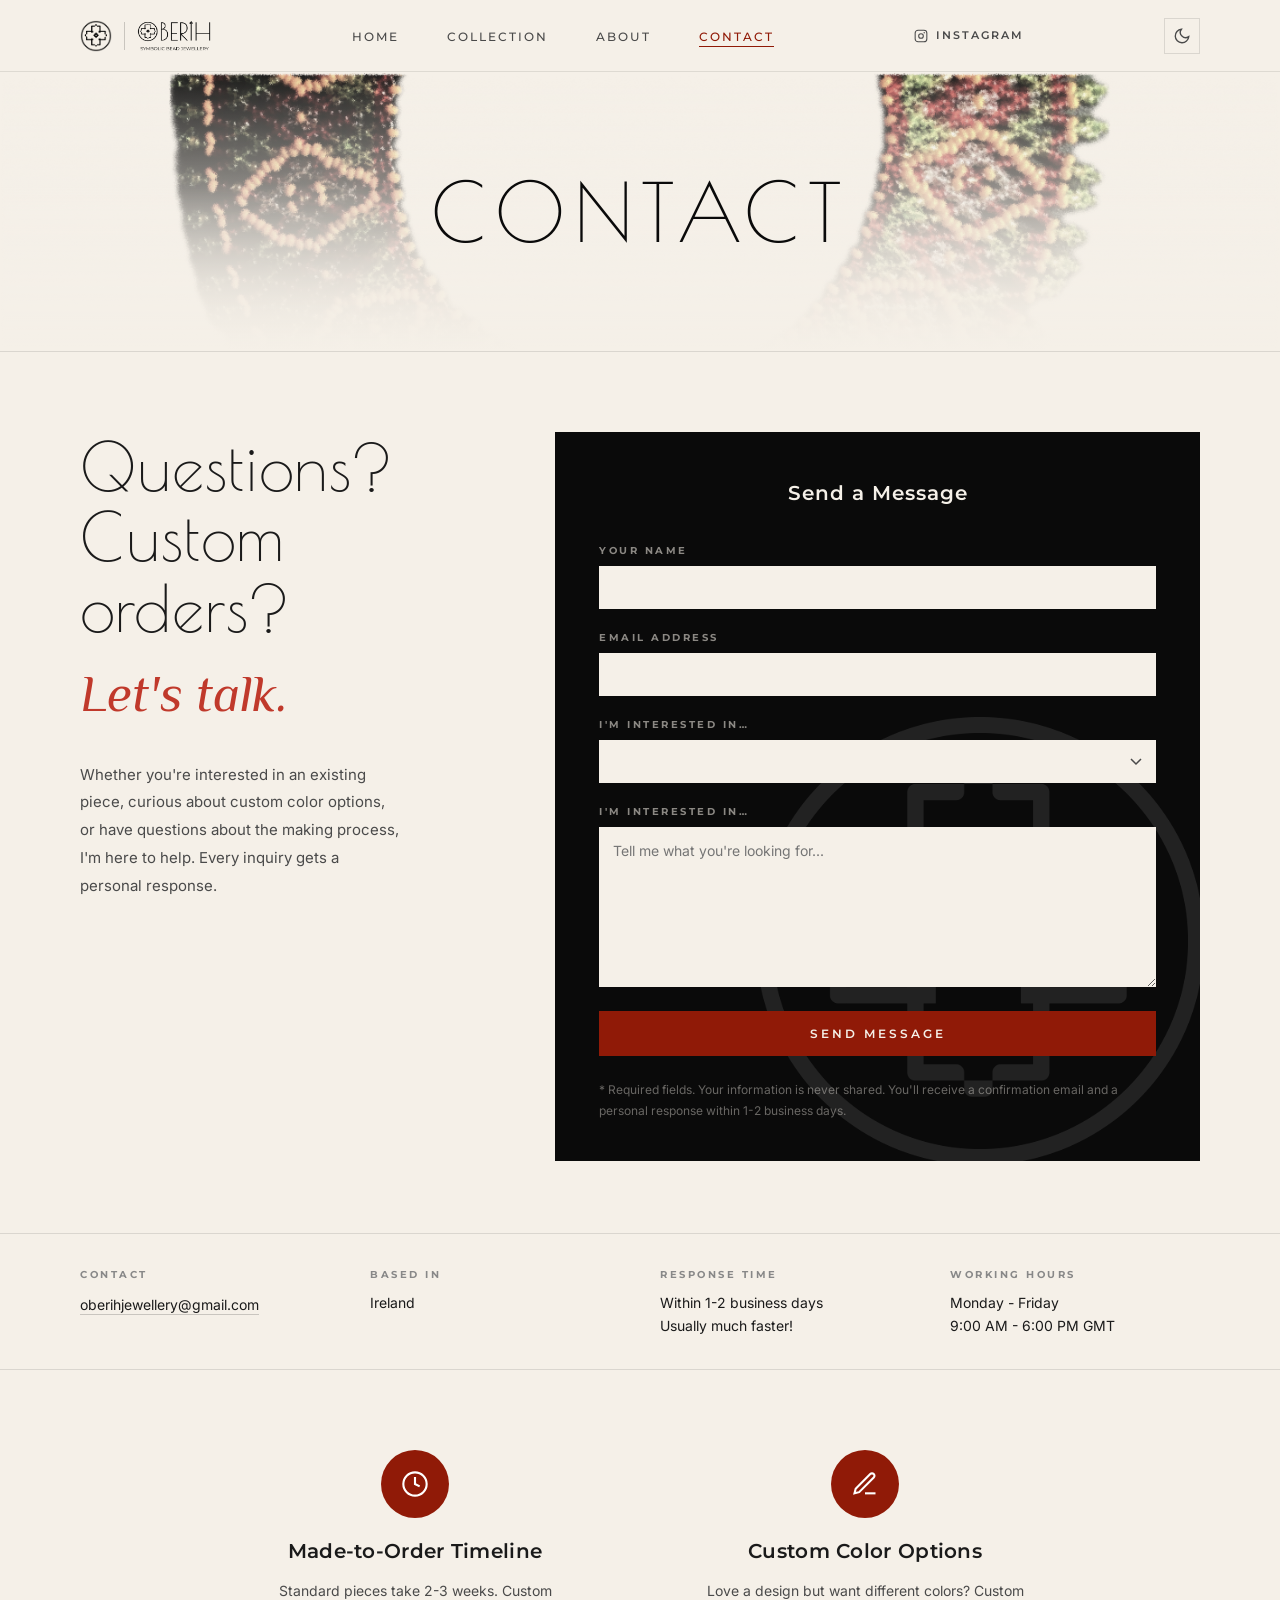
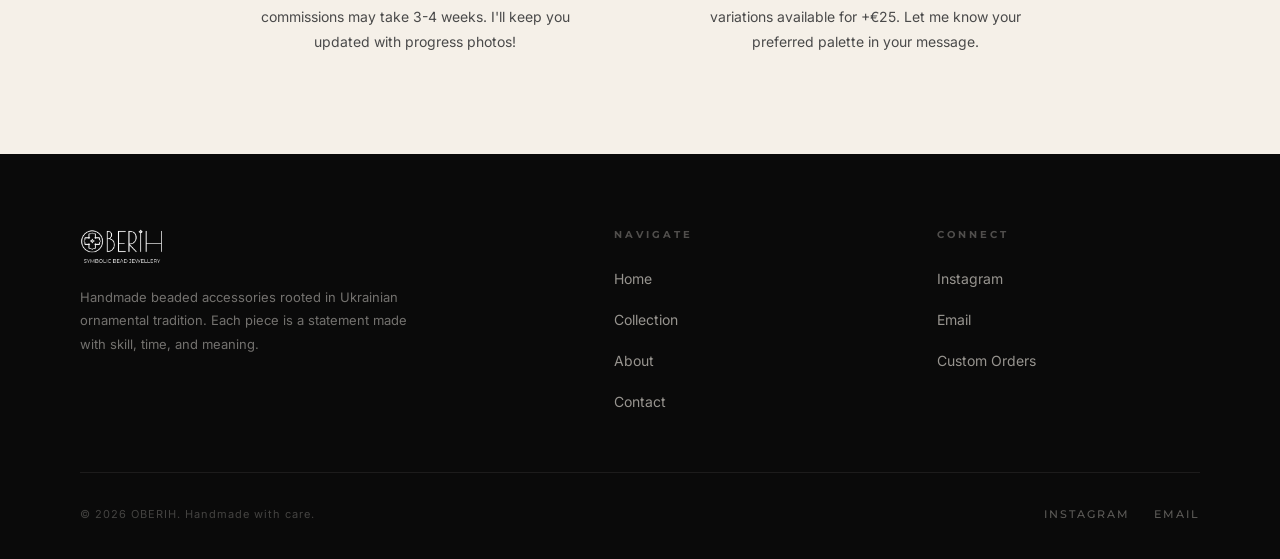
<file: contact.html>
<!DOCTYPE html>
<html lang="en">
<head>
  <meta charset="UTF-8">
  <meta name="viewport" content="width=device-width, initial-scale=1.0">
<meta name="description" content="Get in touch with OBERIH for custom colour orders, purchase inquiries and questions about Ukrainian beaded jewellery.">
<link rel="icon" href="images/ui/favicon.png" type="image/png">

    <script>
    (function() {
      var theme = localStorage.getItem('oberih-theme');
      if (theme) document.documentElement.setAttribute('data-theme', theme);
    })();
  </script>

  <title>Contact OBERIH</title>
  <link href="https://fonts.googleapis.com/css2?family=Poiret+One&family=Philosopher:ital@0;1&family=Montserrat:wght@400;500;600;700&family=Inter:wght@300;400;500&display=swap" rel="stylesheet">
  <link rel="stylesheet" href="css/style.css">
  <link rel="stylesheet" href="css/pages/contact.css">
</head>
<body>

  <!-- ===== NAVIGATION ===== -->
  <nav class="main-nav">
    <div class="nav-inner">
      <a href="index.html" class="nav-logo">

<div class="nav-logo-symbol">
  <img src="images/ui/logo-simple-black.png"
       alt="OBERIH logo symbol"
       class="logo-dark"
       style="width:32px;height:32px;object-fit:contain;">
  <img src="images/ui/logo-simple-white.png"
       alt="OBERIH logo symbol"
       class="logo-light"
       style="width:32px;height:32px;object-fit:contain;">
</div>


      <div class="nav-logo-divider"></div>
<!-- NEW -->
<div class="nav-logo-words">
  <img src="images/ui/logo-black.png" alt="OBERIH logo text" class="logo-dark">
  <img src="images/ui/logo-white.png" alt="OBERIH logo text" class="logo-light">
</div>
      </a>
      <ul class="nav-links">
        <li><a href="index.html">Home</a></li>
        <li><a href="collection.html">Collection</a></li>
        <li><a href="about.html">About</a></li>
        <li><a href="contact.html" class="active">Contact</a></li>
      </ul>
      <a href="https://instagram.com/oberih.jewellery" target="_blank" class="nav-instagram">
        <svg width="14" height="14" viewBox="0 0 24 24" fill="none" stroke="currentColor" stroke-width="1.8">
          <rect x="2" y="2" width="20" height="20" rx="5" ry="5"/>
          <circle cx="12" cy="12" r="4"/>
          <circle cx="17.5" cy="6.5" r="1.2" fill="currentColor" stroke="none"/>
        </svg>
        Instagram
      </a>

       <!-- Theme toggle button before the hamburger button -->
<button class="theme-toggle" id="themeToggle" aria-label="Toggle dark mode">
  <!-- Sun icon (shown in dark mode click to go light) -->
  <svg class="theme-icon theme-icon--sun" width="18" height="18" viewBox="0 0 24 24" fill="none" stroke="currentColor" stroke-width="1.8">
    <circle cx="12" cy="12" r="5"/>
    <line x1="12" y1="1" x2="12" y2="3"/>
    <line x1="12" y1="21" x2="12" y2="23"/>
    <line x1="4.22" y1="4.22" x2="5.64" y2="5.64"/>
    <line x1="18.36" y1="18.36" x2="19.78" y2="19.78"/>
    <line x1="1" y1="12" x2="3" y2="12"/>
    <line x1="21" y1="12" x2="23" y2="12"/>
    <line x1="4.22" y1="19.78" x2="5.64" y2="18.36"/>
    <line x1="18.36" y1="5.64" x2="19.78" y2="4.22"/>
  </svg>
  <!-- Moon icon (shown in light mode, click to go dark) -->
  <svg class="theme-icon theme-icon--moon" width="18" height="18" viewBox="0 0 24 24" fill="none" stroke="currentColor" stroke-width="1.8">
    <path d="M21 12.79A9 9 0 1 1 11.21 3 7 7 0 0 0 21 12.79z"/>
  </svg>
</button>

      <button class="nav-hamburger" id="hamburgerBtn" aria-label="Open menu">
        <span></span><span></span><span></span>
      </button>
    </div>
  </nav>

  <div class="mobile-nav" id="mobileNav">
    <button class="mobile-nav-close" id="mobileNavClose">✕</button>
    <a href="index.html">Home</a>
    <a href="collection.html">Collection</a>
    <a href="about.html">About</a>
    <a href="contact.html">Contact</a>
    <a href="https://instagram.com/oberih.jewellery" target="_blank">Instagram</a>
  </div>


  <!-- ===== HERO
       Collar necklace visible at top, fading into cream,
       "CONTACT" title centred over it.
  ===== -->
  <section class="contact-hero">

    <!-- ============================================================
         🖼️ 
         ============================================================ -->
    <div class="contact-hero-placeholder"> <img src="images/ui/hero-collar.png"
              alt=""
              class="contact-hero-img"></div>

    <div class="contact-hero-overlay"></div>
    <h1 class="contact-hero-title">Contact</h1>

  </section>


  <!-- ===== MAIN CONTACT SECTION
       Left: large heading + subtext
       Right: dark form card
  ===== -->
  <section class="contact-main">
    <div class="container">
      <div class="contact-inner">

        <!-- LEFT,heading + description -->
        <div class="contact-left">
          <h2 class="contact-heading">
            Questions?<br>
            Custom<br>
            orders?
          </h2>
          <p class="contact-tagline">Let's talk.</p>
          <p class="contact-desc">
            Whether you're interested in an existing piece, curious about
            custom color options, or have questions about the making
            process, I'm here to help. Every inquiry gets a personal
            response.
          </p>
        </div>

        <!-- RIGHT, dark form card
             Uses FormSubmit (free, no backend needed).
              address
             e.g. action="https://formsubmit.co/hello@oberih.com"
             FormSubmit will email you every submission for free.
             First submission sends a confirmation email to activate.
        -->
        <div class="contact-form-card">
          <h3 class="form-card-title">Send a Message</h3>

          <form
            action="https://formsubmit.co/oberihjewellery@gmail.com"
            method="POST"
            class="contact-form"
            id="contactForm"
          >
            <!-- FormSubmit settings (hidden fields) -->
            <!-- Redirect to a thank-you page after submit:
                 the URL to  actual domain -->
            <input type="hidden" name="_next"    value="https://Solomiya-Datskiv.github.io/oberih-jewellery/contact.html?sent=true">
            <input type="hidden" name="_subject" value="New OBERIH inquiry">
            <!-- Stops spam bots -->
            <input type="text"   name="_honey"   style="display:none">
            <!-- Turns off FormSubmit's default captcha -->
            <input type="hidden" name="_captcha" value="false">

            <!-- Name -->
            <div class="form-group">
              <label for="name" class="form-label">Your Name</label>
              <input
                type="text"
                id="name"
                name="name"
                class="form-input"
                required
                autocomplete="name"
              >
            </div>

            <!-- Email -->
            <div class="form-group">
              <label for="email" class="form-label">Email Address</label>
              <input
                type="email"
                id="email"
                name="email"
                class="form-input"
                required
                autocomplete="email"
              >
            </div>

            <!-- Interest dropdown -->
            <div class="form-group">
              <label for="interest" class="form-label">I'm Interested In…</label>
              <select id="interest" name="interest" class="form-input form-select">
                <option value="" disabled selected></option>
                <option value="existing-piece">An existing piece</option>
                <option value="custom-colour">Custom colour variation (+€25)</option>
                <option value="custom-commission">Custom commission</option>
                <option value="general">General question</option>
              </select>
            </div>

            <!-- Message -->
            <div class="form-group">
              <label for="message" class="form-label">I'm Interested In…</label>
              <textarea
                id="message"
                name="message"
                class="form-input form-textarea"
                rows="6"
                required
                placeholder="Tell me what you're looking for..."
              ></textarea>
            </div>

            <!-- Submit -->
            <button type="submit" class="btn btn-primary form-submit">
              Send Message
            </button>

            <!-- Fine print -->
            <p class="form-note">
              * Required fields. Your information is never shared.
              You'll receive a confirmation email and a personal
              response within 1-2 business days.
            </p>

          </form>

          <!-- Success message shown by JS when ?sent=true is in URL -->
          <div class="form-success" id="formSuccess">
            <p>✓ Message sent! I'll be in touch within 1-2 business days.</p>
          </div>

          <!-- Decorative brand symbol watermark inside card -->
          <div class="form-card-watermark" aria-hidden="true">
    <img src="images/ui/logo-simple-white.png"
                  alt="OBERIH logo symbol"
                  >
          </div>

        </div><!-- /contact-form-card -->

      </div>
    </div>
  </section>


  <!-- ===== INFO STRIP
       4 columns: email | based in | response time | working hours
  ===== -->
  <div class="contact-info-strip">
    <div class="container">
      <div class="info-strip-grid">

        <div class="info-item">
          <p class="info-label">Contact</p>
          <a href="mailto:oberihjewellery@gmail.com" class="info-value info-link">
            oberihjewellery@gmail.com
          </a>
        </div>

        <div class="info-item">
          <p class="info-label">Based In</p>
          <p class="info-value">Ireland</p>
        </div>

        <div class="info-item">
          <p class="info-label">Response Time</p>
          <p class="info-value">Within 1-2 business days<br>Usually much faster!</p>
        </div>

        <div class="info-item">
          <p class="info-label">Working Hours</p>
          <p class="info-value">Monday - Friday<br>9:00 AM - 6:00 PM GMT</p>
        </div>

      </div>
    </div>
  </div>


  <!-- ===== INFO CARDS
       2 centred cards: Made-to-Order Timeline | Custom Color Options
  ===== -->
  <section class="contact-cards">
    <div class="container">
      <div class="contact-cards-grid">

        <div class="contact-card">
          <div class="contact-card-icon">
            <!-- Clock icon -->
            <svg width="28" height="28" viewBox="0 0 24 24" fill="none" stroke="white" stroke-width="1.8">
              <circle cx="12" cy="12" r="10"/>
              <polyline points="12 6 12 12 16 14"/>
            </svg>
          </div>
          <h3 class="contact-card-title">Made-to-Order Timeline</h3>
          <p class="contact-card-body">
            Standard pieces take 2-3 weeks. Custom commissions may take
            3-4 weeks. I'll keep you updated with progress photos!
          </p>
        </div>

        <div class="contact-card">
          <div class="contact-card-icon">
            <!-- Pencil icon -->
            <svg width="28" height="28" viewBox="0 0 24 24" fill="none" stroke="white" stroke-width="1.8">
              <path d="M12 20h9"/>
              <path d="M16.5 3.5a2.121 2.121 0 0 1 3 3L7 19l-4 1 1-4L16.5 3.5z"/>
            </svg>
          </div>
          <h3 class="contact-card-title">Custom Color Options</h3>
          <p class="contact-card-body">
            Love a design but want different colors? Custom variations
            available for +€25. Let me know your preferred palette
            in your message.
          </p>
        </div>

      </div>
    </div>
  </section>


<!-- ===== FOOTER ===== -->
<footer>
  <div class="container">
    <div class="footer-top">
      <div>
        <div class="footer-logo">

          <!-- ============================================================
               🖼️ 
               ============================================================ -->
  <img src="images/ui/logo-white.png" alt="OBERIH logo text">

        </div>
        <p class="footer-desc">
          Handmade beaded accessories rooted in Ukrainian ornamental tradition.
          Each piece is a statement made with skill, time, and meaning.
        </p>
      </div>
      <div>
        <p class="footer-col-title">Navigate</p>
        <ul class="footer-links">
          <li><a href="index.html">Home</a></li>
          <li><a href="collection.html">Collection</a></li>
          <li><a href="about.html">About</a></li>
          <li><a href="contact.html">Contact</a></li>
        </ul>
      </div>
      <div>
        <p class="footer-col-title">Connect</p>
        <ul class="footer-links">
          <li><a href="https://instagram.com/oberih.jewellery" target="_blank">Instagram</a></li>
          <li><a href="mailto:oberihjewellery@gmail.com">Email</a></li>
          <li><a href="contact.html">Custom Orders</a></li>
        </ul>
      </div>
    </div>
    <div class="footer-bottom">
      <p class="footer-copy">© 2026 OBERIH. Handmade with care.</p>
      <div class="footer-social">
        <a href="https://instagram.com/oberih.jewellery" target="_blank">Instagram</a>
        <a href="mailto:oberihjewellery@gmail.com">Email</a>
      </div>
    </div>
  </div>
</footer>

  <script src="js/main.js"></script>
  <script src="js/contact.js"></script>

</body>
</html>
</file>
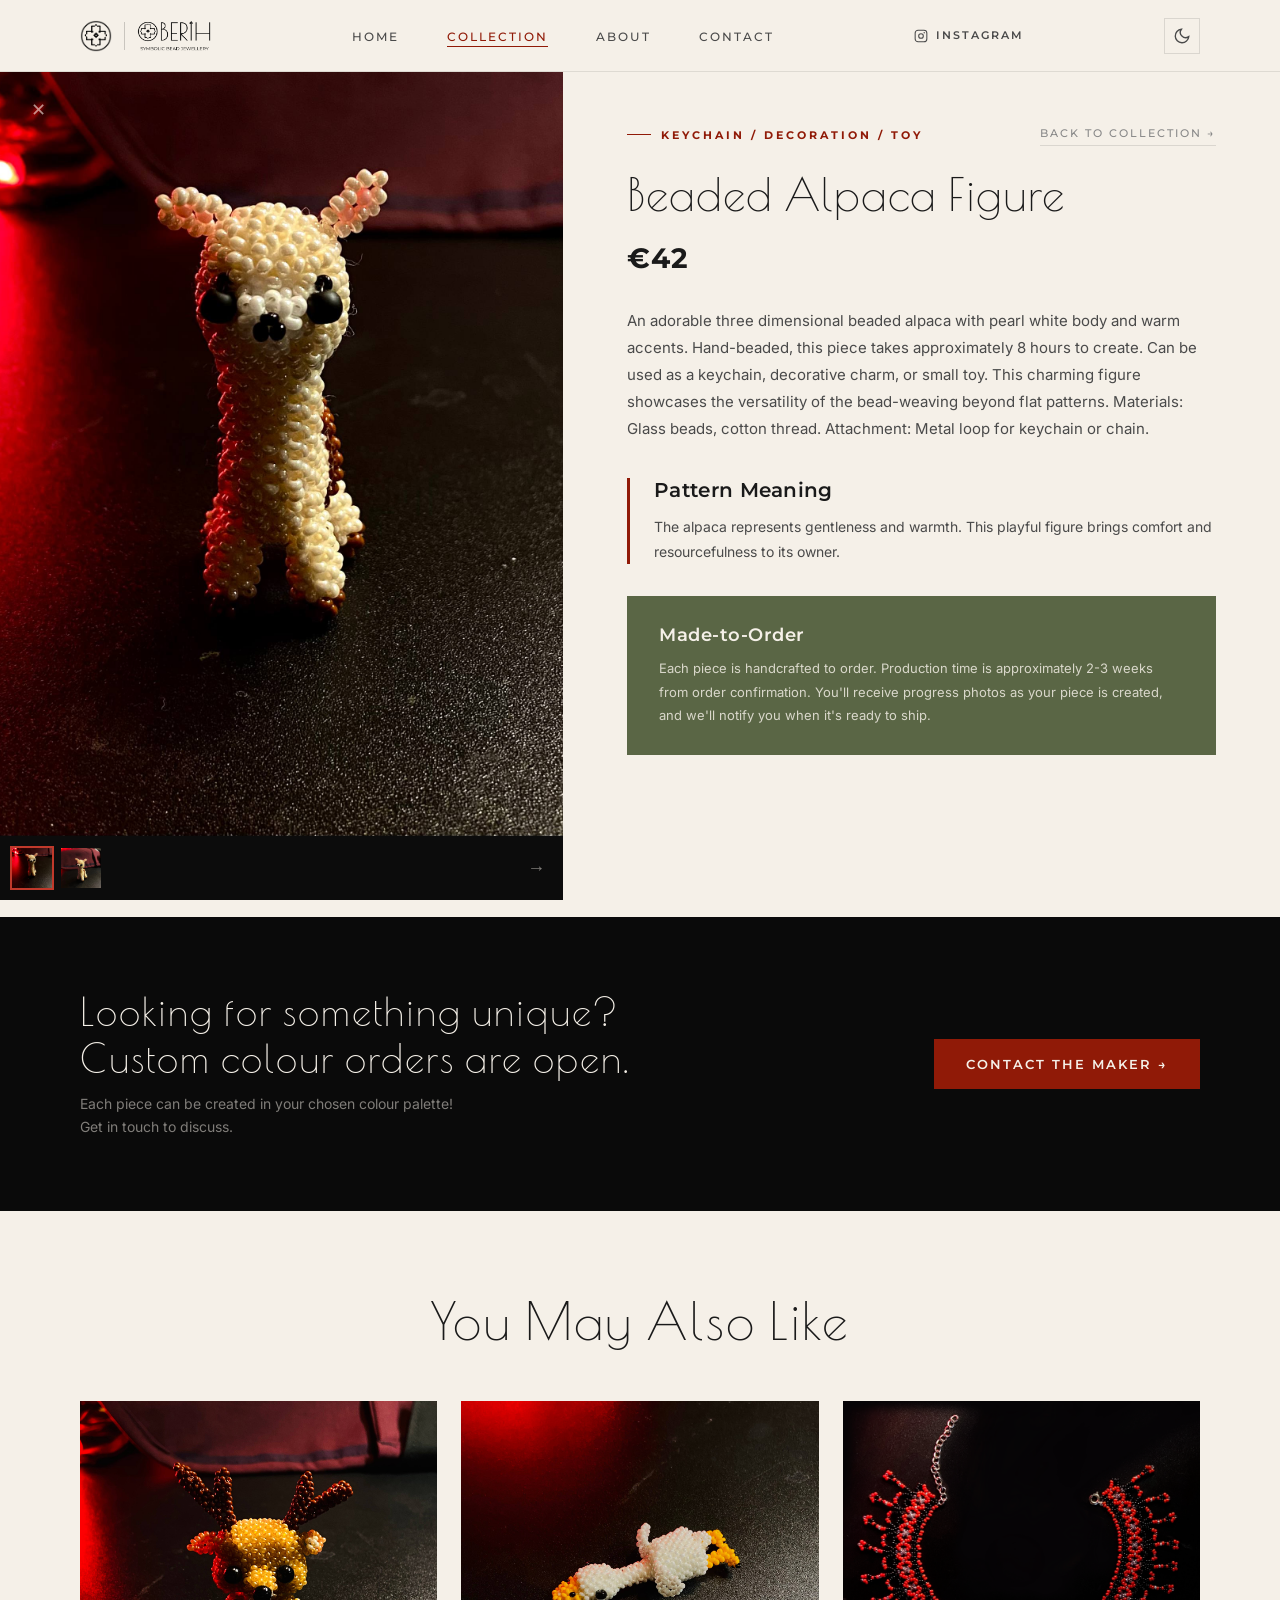
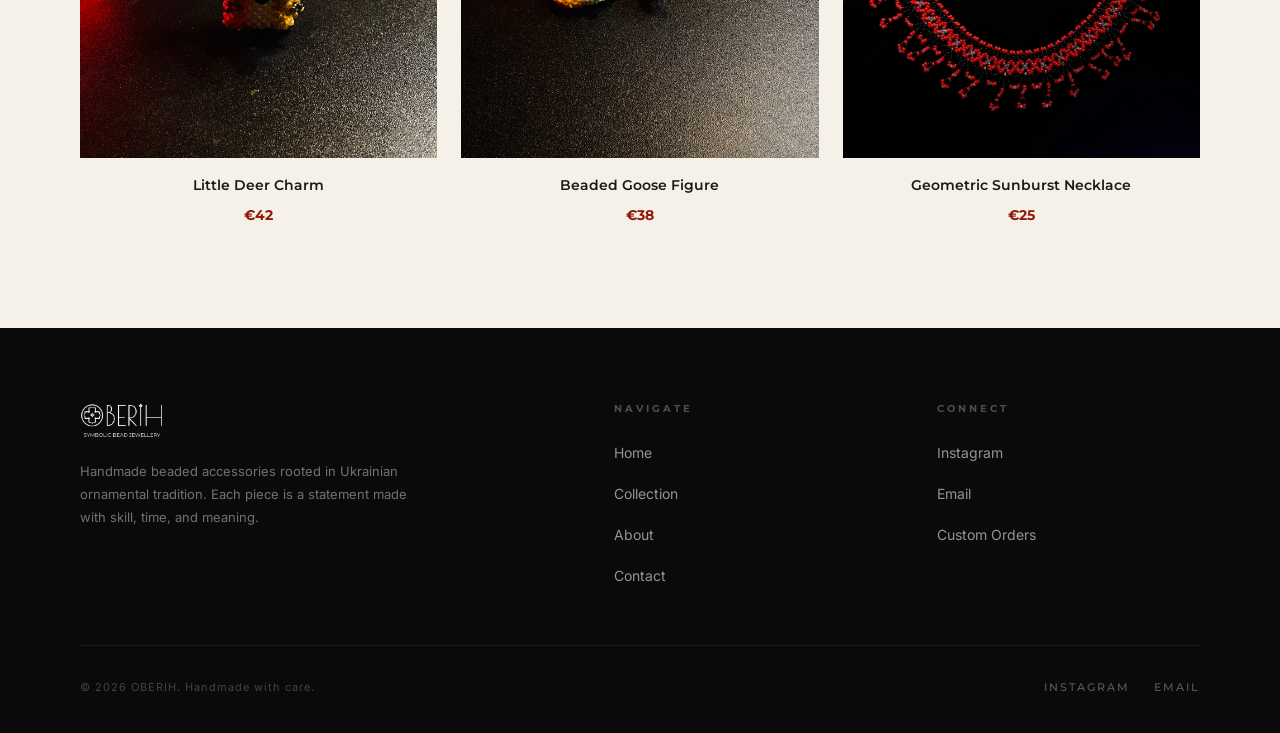
<file: products/alpaca-figure.html>
<!DOCTYPE html>
<html lang="en">
<head>
  <meta charset="UTF-8">
  <meta name="viewport" content="width=device-width, initial-scale=1.0">
  <meta name="description" content="Handmade Ukrainian bead jewellery rooted in tradition. Discover statement necklaces and custom designs by OBERIH.">
   <link rel="icon" href="../images/ui/favicon.png" type="image/png">
    <script>
    (function() {
      var theme = localStorage.getItem('oberih-theme');
      if (theme) document.documentElement.setAttribute('data-theme', theme);
    })();
  </script>

  <!-- title for each product -->
  <title>Beaded Alpaca Figure— OBERIH</title>

  <link href="https://fonts.googleapis.com/css2?family=Poiret+One&family=Philosopher:ital@0;1&family=Montserrat:wght@400;500;600;700&family=Inter:wght@300;400;500&display=swap" rel="stylesheet">
  <link rel="stylesheet" href="../css/style.css">
  <link rel="stylesheet" href="../css/pages/product.css">

  <script 
  src="https://www.paypal.com/sdk/js?client-id=BAAWQR0yoTWrxs4WtclFqfOnlZCsMUVjEEYwETrEyU-Lhz93j-LYMq3roXECHGzPWXZTLR83bqLZH4vPts&components=hosted-buttons&disable-funding=venmo&currency=EUR">
</script>


</head>
<body>

  <!-- ===== NAVIGATION ===== -->
 <nav class="main-nav">
    <div class="nav-inner">
      <a href="../index.html" class="nav-logo">

<div class="nav-logo-symbol">
  <img src="../images/ui/logo-simple-black.png"
       alt="OBERIH logo symbol"
       class="logo-dark"
       style="width:32px;height:32px;object-fit:contain;">
  <img src="../images/ui/logo-simple-white.png"
       alt="OBERIH logo symbol"
       class="logo-light"
       style="width:32px;height:32px;object-fit:contain;">
</div>


      <div class="nav-logo-divider"></div>
<!-- NEW -->
<div class="nav-logo-words">
  <img src="../images/ui/logo-black.png" alt="OBERIH logo text" class="logo-dark">
  <img src="../images/ui/logo-white.png" alt="OBERIH logo text" class="logo-light">
</div>
      </a>
      <ul class="nav-links">
        <li><a href="../index.html">Home</a></li>
        <li><a href="../collection.html" class="active">Collection</a></li>
        <li><a href="../about.html">About</a></li>
        <li><a href="../contact.html">Contact</a></li>
      </ul>
      <a href="https://instagram.com/oberih.jewellery" target="_blank" class="nav-instagram">
        <svg width="14" height="14" viewBox="0 0 24 24" fill="none" stroke="currentColor" stroke-width="1.8">
          <rect x="2" y="2" width="20" height="20" rx="5" ry="5"/>
          <circle cx="12" cy="12" r="4"/>
          <circle cx="17.5" cy="6.5" r="1.2" fill="currentColor" stroke="none"/>
        </svg>
        Instagram
      </a>

             <!-- Theme toggle button before the hamburger button -->
<button class="theme-toggle" id="themeToggle" aria-label="Toggle dark mode">
  <!-- Sun icon (shown in dark mode — click to go light) -->
  <svg class="theme-icon theme-icon--sun" width="18" height="18" viewBox="0 0 24 24" fill="none" stroke="currentColor" stroke-width="1.8">
    <circle cx="12" cy="12" r="5"/>
    <line x1="12" y1="1" x2="12" y2="3"/>
    <line x1="12" y1="21" x2="12" y2="23"/>
    <line x1="4.22" y1="4.22" x2="5.64" y2="5.64"/>
    <line x1="18.36" y1="18.36" x2="19.78" y2="19.78"/>
    <line x1="1" y1="12" x2="3" y2="12"/>
    <line x1="21" y1="12" x2="23" y2="12"/>
    <line x1="4.22" y1="19.78" x2="5.64" y2="18.36"/>
    <line x1="18.36" y1="5.64" x2="19.78" y2="4.22"/>
  </svg>
  <!-- Moon icon (shown in light mode — click to go dark) -->
  <svg class="theme-icon theme-icon--moon" width="18" height="18" viewBox="0 0 24 24" fill="none" stroke="currentColor" stroke-width="1.8">
    <path d="M21 12.79A9 9 0 1 1 11.21 3 7 7 0 0 0 21 12.79z"/>
  </svg>
</button>

      <button class="nav-hamburger" id="hamburgerBtn" aria-label="Open menu">
        <span></span><span></span><span></span>
      </button>
    </div>
  </nav>

  <div class="mobile-nav" id="mobileNav">
    <button class="mobile-nav-close" id="mobileNavClose">✕</button>
    <a href="../index.html">Home</a>
    <a href="../collection.html">Collection</a>
    <a href="../about.html">About</a>
    <a href="../contact.html">Contact</a>
  </div>


  <!-- ===== PRODUCT SECTION =====
       Left col: image gallery
       Right col: all product info
  -->
  <main class="product-main">

    <!-- LEFT — Image Gallery -->
<div class="product-gallery">

  <a href="../collection.html" class="gallery-close" aria-label="Back to collection">✕</a>

  <!-- Main image -->
  <div class="gallery-main">
    <img src="../images/products/Beaded-Alpaca-Figure-1.jpg"
         alt="Beaded Alpaca Figure"
         class="gallery-main-img"
         id="galleryMainImg">
  </div>

  <!-- Thumbnails + arrow — all inside product-gallery -->
  <div class="gallery-thumbs" id="galleryThumbs">

    <div class="thumb active" data-index="0">
      <img src="../images/products/Beaded-Alpaca-Figure-1.jpg"
           alt="View 1" class="thumb-img">
    </div>

    <div class="thumb" data-index="1">
      <img src="../images/products/Beaded-Alpaca-Figure-2.jpg"
           alt="View 2" class="thumb-img">
    </div>

    <button class="thumb-next" id="thumbNext" aria-label="Next image">→</button>

  </div>

</div><!-- /product-gallery -->


    <!-- RIGHT — Product Info -->
    <div class="product-info">

      <!-- Breadcrumb row: category left | back link right -->
      <div class="product-breadcrumb">
        <span class="product-category">Keychain / Decoration / Toy</span>
        <a href="../collection.html" class="back-link">Back to Collection →</a>
      </div>

      <!-- Product name -->
      <h1 class="product-title">Beaded Alpaca Figure</h1>

      <!-- Price -->
      <p class="product-price">€42</p>

      <!-- Main description -->
      <p class="product-description">
An adorable three dimensional beaded alpaca with pearl white body and warm accents. Hand-beaded, 
this piece takes approximately 8 hours to create. Can be used as a keychain, decorative charm, or small toy. This 
charming figure showcases the versatility of the bead-weaving beyond flat patterns.

Materials: Glass beads, cotton thread.
Attachment: Metal loop for keychain or chain.
      </p>

      <!-- Pattern meaning block — left border accent -->
      <div class="pattern-meaning">
        <h2 class="pattern-meaning-title">Pattern Meaning</h2>
        <!-- pattern description -->
        <p class="pattern-meaning-body">
The alpaca represents gentleness and warmth. This playful figure brings comfort and 
resourcefulness to its owner.
</p>
      </div>

      <!-- Made-to-order notice — olive/sage background box -->
      <div class="made-to-order">
        <h3 class="mto-title">Made-to-Order</h3>
        <p class="mto-body">
          Each piece is handcrafted to order. Production time is approximately
          2-3 weeks from order confirmation. You'll receive progress photos as
          your piece is created, and we'll notify you when it's ready to ship.
        </p>
      </div>

  <!-- PAYMENT SECTION -->
  <div class="buy-section">



    <!-- PayPal render button -->
    <div id="paypal-container-GUTG77795FQLS" class="paypal-btn-wrap"></div>

    <script>
      paypal.HostedButtons({
        hostedButtonId: "GUTG77795FQLS",
      }).render("#paypal-container-GUTG77795FQLS");
    </script>

  </div>

    </div><!-- /product-info -->

  </main>


  <!-- ===== CTA BANNER ===== -->
  <section class="cta-banner">
    <div class="container">
      <div class="cta-inner">
        <div class="cta-text">
          <h2 class="cta-title">
            Looking for something unique?<br>
            Custom colour orders are open.
          </h2>
          <p class="cta-sub">
            Each piece can be created in your chosen colour palette!<br>
            Get in touch to discuss.
          </p>
        </div>
        <div class="cta-actions">
          <a href="../contact.html" class="btn btn-primary">Contact the Maker →</a>
        </div>
      </div>
    </div>
  </section>


  <!-- ===== YOU MAY ALSO LIKE =====
       Manually link to 3 other products.
 
  -->
  <section class="related">
    <div class="container">
      <h2 class="related-title">You May Also Like</h2>
      <div class="related-grid">

        <!-- Related 1 -->
        <a href="../products/deer-charm.html" class="related-card">
          <div class="related-img-wrap">
            <div class="related-img-placeholder">
            <img src="../images/products/Little-Deer-Charm-1.jpg" alt="Little Deer Charm"></div>
          </div>
          <p class="related-name">Little Deer Charm</p>
          <p class="related-price">€42</p>
        </a>

        <!-- Related 2 -->
        <a href="../products/goose-figure.html" class="related-card">
          <div class="related-img-wrap">
            <div class="related-img-placeholder">
            <img src="../images/products/Beaded-Goose-Figure-1.jpg" alt="Beaded Goose Figure"></div>
          </div>
          <p class="related-name">Beaded Goose Figure</p>
          <p class="related-price">€38</p>
        </a>

        <!-- Related 3 -->
        <a href="../products/geometric-sunburst-necklace.html" class="related-card">
          <div class="related-img-wrap">
            <div class="related-img-placeholder">
            <img src="../images/products/Geometric-Sunburst-Necklace-1.png" alt="Geometric Sunburst Necklace"></div>
          </div>
          <p class="related-name">Geometric Sunburst Necklace</p>
          <p class="related-price">€25</p>
        </a>

      </div>
    </div>
  </section>


<!-- ===== FOOTER ===== -->
<footer>
  <div class="container">
    <div class="footer-top">
      <div>
        <div class="footer-logo">

          <!-- ============================================================
               🖼️ 
               ============================================================ -->
  <img src="../images/ui/logo-white.png" alt="OBERIH logo text">

        </div>
        <p class="footer-desc">
          Handmade beaded accessories rooted in Ukrainian ornamental tradition.
          Each piece is a statement made with skill, time, and meaning.
        </p>
      </div>
      <div>
        <p class="footer-col-title">Navigate</p>
        <ul class="footer-links">
<li><a href="../index.html">Home</a></li>
<li><a href="../collection.html">Collection</a></li>
<li><a href="../about.html">About</a></li>
<li><a href="../contact.html">Contact</a></li>
        </ul>
      </div>
      <div>
        <p class="footer-col-title">Connect</p>
        <ul class="footer-links">
          <li><a href="https://instagram.com/oberih.jewellery" target="_blank">Instagram</a></li>
          <li><a href="mailto:oberihjewellery@gmail.com">Email</a></li>
          <li><a href="../contact.html">Custom Orders</a></li>
        </ul>
      </div>
    </div>
    <div class="footer-bottom">
      <p class="footer-copy">© 2026 OBERIH. Handmade with care.</p>
      <div class="footer-social">
        <a href="https://instagram.com/oberih.jewellery" target="_blank">Instagram</a>
        <a href="mailto:oberihjewellery@gmail.com">Email</a>
      </div>
    </div>
  </div>
</footer>

  <script src="../js/main.js"></script>
  <script src="../js/product.js"></script>

</body>
</html>
</file>
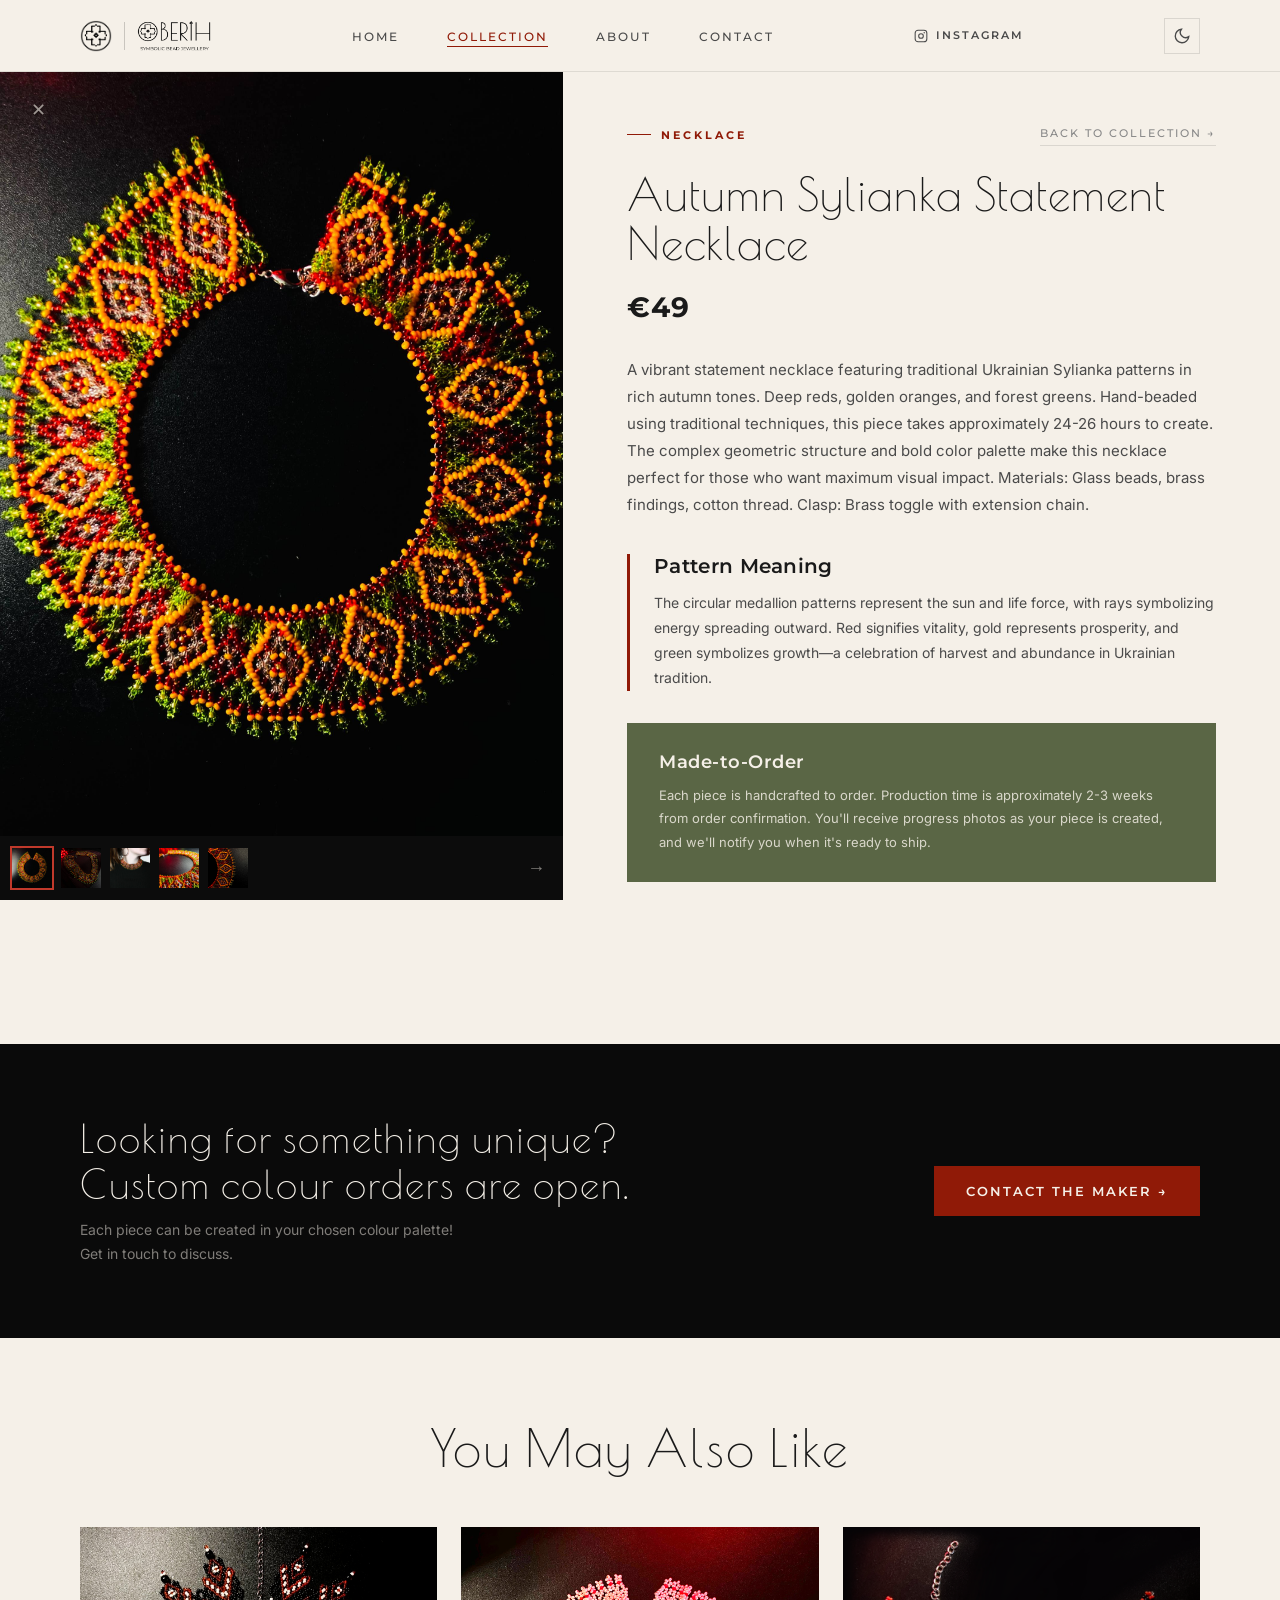
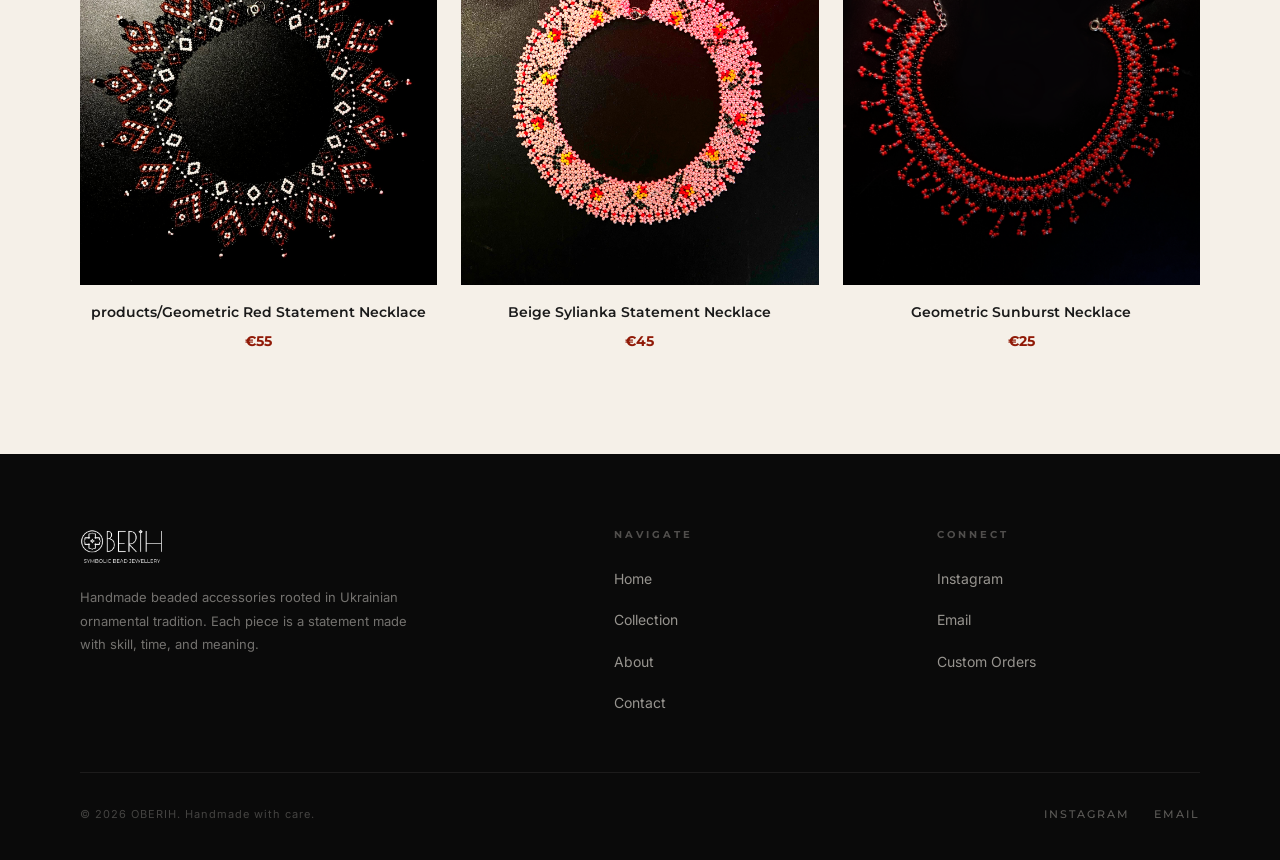
<file: products/autumn-sylianka-necklace.html>
<!DOCTYPE html>
<html lang="en">
<head>
  <meta charset="UTF-8">
  <meta name="viewport" content="width=device-width, initial-scale=1.0">
  <meta name="description" content="Handmade Ukrainian bead jewellery rooted in tradition. Discover statement necklaces and custom designs by OBERIH.">
    <link rel="icon" href="../images/ui/favicon.png" type="image/png">

    <script>
    (function() {
      var theme = localStorage.getItem('oberih-theme');
      if (theme) document.documentElement.setAttribute('data-theme', theme);
    })();
  </script>

  <!-- title for each product -->
  <title>Autumn Sylianka Statement Necklace — OBERIH</title>

  <link href="https://fonts.googleapis.com/css2?family=Poiret+One&family=Philosopher:ital@0;1&family=Montserrat:wght@400;500;600;700&family=Inter:wght@300;400;500&display=swap" rel="stylesheet">
  <link rel="stylesheet" href="../css/style.css">
  <link rel="stylesheet" href="../css/pages/product.css">

  <script 
  src="https://www.paypal.com/sdk/js?client-id=BAAWQR0yoTWrxs4WtclFqfOnlZCsMUVjEEYwETrEyU-Lhz93j-LYMq3roXECHGzPWXZTLR83bqLZH4vPts&components=hosted-buttons&disable-funding=venmo&currency=EUR">
</script>

</head>
<body>

  <!-- ===== NAVIGATION ===== -->
  <nav class="main-nav">
    <div class="nav-inner">
      <a href="../index.html" class="nav-logo">

<div class="nav-logo-symbol">
  <img src="../images/ui/logo-simple-black.png"
       alt="OBERIH logo symbol"
       class="logo-dark"
       style="width:32px;height:32px;object-fit:contain;">
  <img src="../images/ui/logo-simple-white.png"
       alt="OBERIH logo symbol"
       class="logo-light"
       style="width:32px;height:32px;object-fit:contain;">
</div>


      <div class="nav-logo-divider"></div>
<!-- NEW -->
<div class="nav-logo-words">
  <img src="../images/ui/logo-black.png" alt="OBERIH logo text" class="logo-dark">
  <img src="../images/ui/logo-white.png" alt="OBERIH logo text" class="logo-light">
</div>
      </a>
      <ul class="nav-links">
        <li><a href="../index.html">Home</a></li>
        <li><a href="../collection.html" class="active">Collection</a></li>
        <li><a href="../about.html">About</a></li>
        <li><a href="../contact.html">Contact</a></li>
      </ul>
      <a href="https://instagram.com/oberih.jewellery" target="_blank" class="nav-instagram">
        <svg width="14" height="14" viewBox="0 0 24 24" fill="none" stroke="currentColor" stroke-width="1.8">
          <rect x="2" y="2" width="20" height="20" rx="5" ry="5"/>
          <circle cx="12" cy="12" r="4"/>
          <circle cx="17.5" cy="6.5" r="1.2" fill="currentColor" stroke="none"/>
        </svg>
        Instagram
      </a>

             <!-- Theme toggle button before the hamburger button -->
<button class="theme-toggle" id="themeToggle" aria-label="Toggle dark mode">
  <!-- Sun icon (shown in dark mode — click to go light) -->
  <svg class="theme-icon theme-icon--sun" width="18" height="18" viewBox="0 0 24 24" fill="none" stroke="currentColor" stroke-width="1.8">
    <circle cx="12" cy="12" r="5"/>
    <line x1="12" y1="1" x2="12" y2="3"/>
    <line x1="12" y1="21" x2="12" y2="23"/>
    <line x1="4.22" y1="4.22" x2="5.64" y2="5.64"/>
    <line x1="18.36" y1="18.36" x2="19.78" y2="19.78"/>
    <line x1="1" y1="12" x2="3" y2="12"/>
    <line x1="21" y1="12" x2="23" y2="12"/>
    <line x1="4.22" y1="19.78" x2="5.64" y2="18.36"/>
    <line x1="18.36" y1="5.64" x2="19.78" y2="4.22"/>
  </svg>
  <!-- Moon icon (shown in light mode — click to go dark) -->
  <svg class="theme-icon theme-icon--moon" width="18" height="18" viewBox="0 0 24 24" fill="none" stroke="currentColor" stroke-width="1.8">
    <path d="M21 12.79A9 9 0 1 1 11.21 3 7 7 0 0 0 21 12.79z"/>
  </svg>
</button>


      <button class="nav-hamburger" id="hamburgerBtn" aria-label="Open menu">
        <span></span><span></span><span></span>
      </button>
    </div>
  </nav>

  <div class="mobile-nav" id="mobileNav">
    <button class="mobile-nav-close" id="mobileNavClose">✕</button>
    <a href="../index.html">Home</a>
    <a href="../collection.html">Collection</a>
    <a href="../about.html">About</a>
    <a href="../contact.html">Contact</a>
  </div>


  <!-- ===== PRODUCT SECTION =====
       Left col: image gallery
       Right col: all product info
  -->
  <main class="product-main">

    <!-- LEFT — Image Gallery -->
<div class="product-gallery">

  <a href="../collection.html" class="gallery-close" aria-label="Back to collection">✕</a>

  <div class="gallery-main">
    <img src="../images/products/Autumn-Sylianka-Statement-Necklace-1.jpg"
         alt="Autumn Sylianka Statement Necklace"
         class="gallery-main-img"
         id="galleryMainImg">
  </div>

  <div class="gallery-thumbs" id="galleryThumbs">

    <div class="thumb active" data-index="0">
      <img src="../images/products/Autumn-Sylianka-Statement-Necklace-1.jpg"
           alt="View 1" class="thumb-img">
    </div>
    <div class="thumb" data-index="1">
      <img src="../images/products/Autumn-Sylianka-Statement-Necklace-2.jpg"
           alt="View 2" class="thumb-img">
    </div>
    <div class="thumb" data-index="2">
      <img src="../images/products/Autumn-Sylianka-Statement-Necklace-3.jpg"
           alt="View 3" class="thumb-img">
    </div>
    <div class="thumb" data-index="3">
      <img src="../images/products/Autumn-Sylianka-Statement-Necklace-4.jpg"
           alt="View 4" class="thumb-img">
    </div>
    <div class="thumb" data-index="4">
      <img src="../images/products/Autumn-Sylianka-Statement-Necklace-5.jpg"
           alt="View 5" class="thumb-img">
    </div>

    <button class="thumb-next" id="thumbNext" aria-label="Next image">→</button>

  </div>

</div><!-- /product-gallery -->




    <!-- RIGHT — Product Info -->
    <div class="product-info">

      <!-- Breadcrumb row: category left | back link right -->
      <div class="product-breadcrumb">
        <span class="product-category">Necklace</span>
        <a href="../collection.html" class="back-link">Back to Collection →</a>
      </div>

      <!-- Product name -->
      <h1 class="product-title">Autumn Sylianka Statement Necklace</h1>

      <!-- Price -->
      <p class="product-price">€49</p>

      <!-- Main description -->
      <p class="product-description">
A vibrant statement necklace featuring traditional Ukrainian Sylianka patterns in rich autumn tones. Deep 
reds, golden oranges, and forest greens. Hand-beaded using traditional techniques, this piece takes approximately 
24-26 hours to create. The complex geometric structure and bold color palette make this necklace perfect for those 
who want maximum visual impact.

Materials: Glass beads, brass findings, cotton thread.
Clasp: Brass toggle with extension chain.
      </p>

      <!-- Pattern meaning block — left border accent -->
      <div class="pattern-meaning">
        <h2 class="pattern-meaning-title">Pattern Meaning</h2>
        <!-- pattern description -->
        <p class="pattern-meaning-body">
The circular medallion patterns represent the sun and life force, with rays symbolizing energy 
spreading outward. Red signifies vitality, gold represents prosperity, and green symbolizes growth—a celebration of 
harvest and abundance in Ukrainian tradition.        </p>
      </div>

      <!-- Made-to-order notice — olive/sage background box -->
      <div class="made-to-order">
        <h3 class="mto-title">Made-to-Order</h3>
        <p class="mto-body">
          Each piece is handcrafted to order. Production time is approximately
          2-3 weeks from order confirmation. You'll receive progress photos as
          your piece is created, and we'll notify you when it's ready to ship.
        </p>
      </div>

  <!-- PAYMENT SECTION -->
  <div class="buy-section">



    <!-- PayPal render button -->
    <div id="paypal-container-ECJEHGJJE2PRG" class="paypal-btn-wrap"></div>

    <script>
      paypal.HostedButtons({
        hostedButtonId: "ECJEHGJJE2PRG",
      }).render("#paypal-container-ECJEHGJJE2PRG");
    </script>

  </div>

    </div><!-- /product-info -->

  </main>


  <!-- ===== CTA BANNER ===== -->
  <section class="cta-banner">
    <div class="container">
      <div class="cta-inner">
        <div class="cta-text">
          <h2 class="cta-title">
            Looking for something unique?<br>
            Custom colour orders are open.
          </h2>
          <p class="cta-sub">
            Each piece can be created in your chosen colour palette!<br>
            Get in touch to discuss.
          </p>
        </div>
        <div class="cta-actions">
          <a href="../contact.html" class="btn btn-primary">Contact the Maker →</a>
        </div>
      </div>
    </div>
  </section>


  <!-- ===== YOU MAY ALSO LIKE =====
       Manually link to 3 other products.
  
  -->
  <section class="related">
    <div class="container">
      <h2 class="related-title">You May Also Like</h2>
      <div class="related-grid">

        <!-- Related 1 -->
        <a href="../products/geometric-red-necklace.html" class="related-card">
          <div class="related-img-wrap">
            <div class="related-img-placeholder">
            <img src="../images/products/Geometric-Red-Statement-Necklace-1.jpg" alt="products/Geometric Red Statement Necklace"></div>
          </div>
          <p class="related-name">products/Geometric Red Statement Necklace</p>
          <p class="related-price">€55</p>
        </a>

        <!-- Related 2 -->
        <a href="../products/beige-sylianka-necklace.html" class="related-card">
          <div class="related-img-wrap">
            <div class="related-img-placeholder"> <img src="../images/products/Beige-Sylianka-Statement-Necklace-1.jpg" alt="Autumn Sylianka Statement Necklace 1">
            </div>
          </div>
          <p class="related-name">Beige Sylianka Statement Necklace</p>
          <p class="related-price">€45</p>
        </a>

        <!-- Related 3 -->
        <a href="../products/geometric-sunburst-necklace.html" class="related-card">
          <div class="related-img-wrap">
            <div class="related-img-placeholder">
            <img src="../images/products/Geometric-Sunburst-Necklace-1.png" alt="Geometric Sunburst Necklace"></div>
          </div>
          <p class="related-name">Geometric Sunburst Necklace</p>
          <p class="related-price">€25</p>
        </a>

      </div>
    </div>
  </section>


<!-- ===== FOOTER ===== -->
<footer>
  <div class="container">
    <div class="footer-top">
      <div>
        <div class="footer-logo">

          <!-- ============================================================
               🖼️ 
               ============================================================ -->
  <img src="../images/ui/logo-white.png" alt="OBERIH logo text">

        </div>
        <p class="footer-desc">
          Handmade beaded accessories rooted in Ukrainian ornamental tradition.
          Each piece is a statement made with skill, time, and meaning.
        </p>
      </div>
      <div>
        <p class="footer-col-title">Navigate</p>
        <ul class="footer-links">
<li><a href="../index.html">Home</a></li>
<li><a href="../collection.html">Collection</a></li>
<li><a href="../about.html">About</a></li>
<li><a href="../contact.html">Contact</a></li>
        </ul>
      </div>
      <div>
        <p class="footer-col-title">Connect</p>
        <ul class="footer-links">
          <li><a href="https://instagram.com/oberih.jewellery" target="_blank">Instagram</a></li>
          <li><a href="mailto:oberihjewellery@gmail.com">Email</a></li>
          <li><a href="../contact.html">Custom Orders</a></li>
        </ul>
      </div>
    </div>
    <div class="footer-bottom">
      <p class="footer-copy">© 2026 OBERIH. Handmade with care.</p>
      <div class="footer-social">
        <a href="https://instagram.com/oberih.jewellery" target="_blank">Instagram</a>
        <a href="mailto:oberihjewellery@gmail.com">Email</a>
      </div>
    </div>
  </div>
</footer>

  <script src="../js/main.js"></script>
  <script src="../js/product.js"></script>

</body>
</html>
</file>
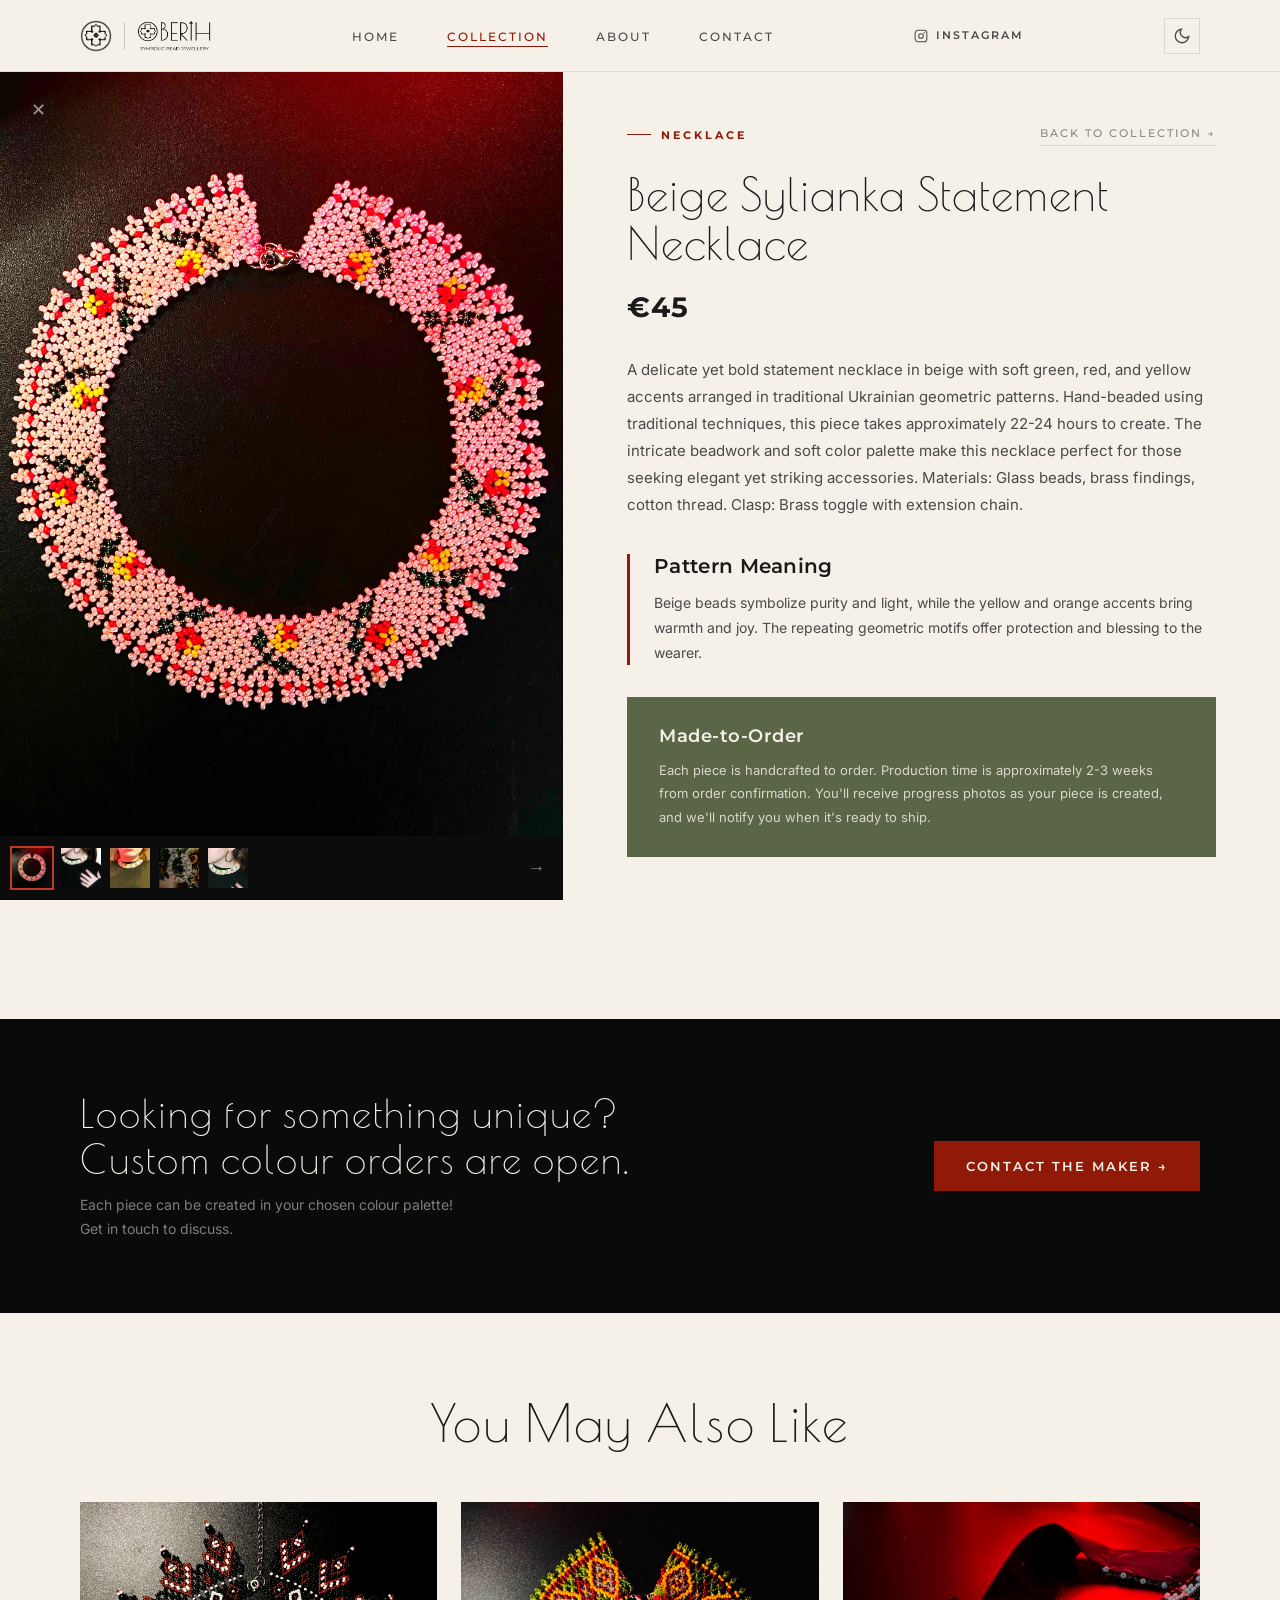
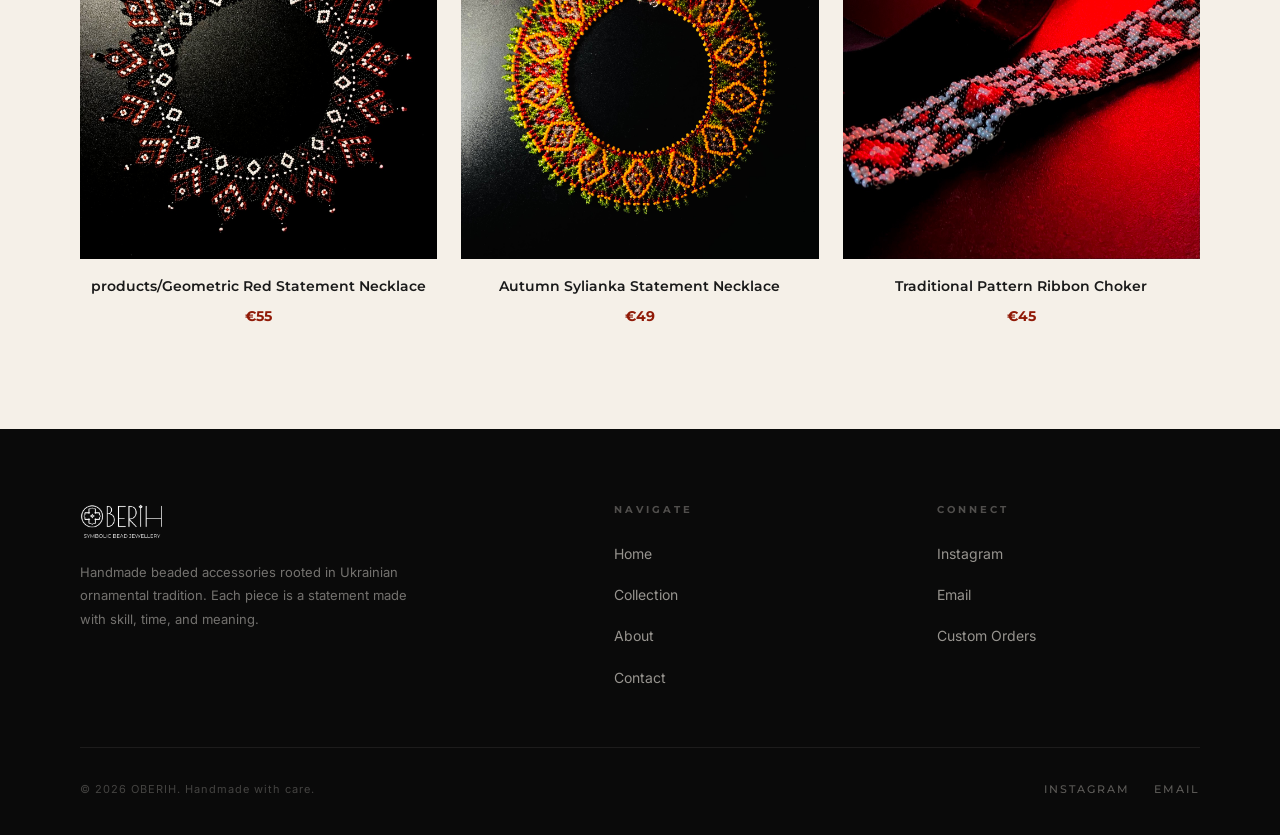
<file: products/beige-sylianka-necklace.html>
<!DOCTYPE html>
<html lang="en">
<head>
  <meta charset="UTF-8">
  <meta name="viewport" content="width=device-width, initial-scale=1.0">
  <meta name="description" content="Handmade Ukrainian bead jewellery rooted in tradition. Discover statement necklaces and custom designs by OBERIH.">
    <link rel="icon" href="../images/ui/favicon.png" type="image/png">
    
    <script>
    (function() {
      var theme = localStorage.getItem('oberih-theme');
      if (theme) document.documentElement.setAttribute('data-theme', theme);
    })();
  </script>

  <!-- title for each product -->
  <title>Beige Sylianka Statement Necklace — OBERIH</title>

  <link href="https://fonts.googleapis.com/css2?family=Poiret+One&family=Philosopher:ital@0;1&family=Montserrat:wght@400;500;600;700&family=Inter:wght@300;400;500&display=swap" rel="stylesheet">
  <link rel="stylesheet" href="../css/style.css">
  <link rel="stylesheet" href="../css/pages/product.css">

  <script 
  src="https://www.paypal.com/sdk/js?client-id=BAAWQR0yoTWrxs4WtclFqfOnlZCsMUVjEEYwETrEyU-Lhz93j-LYMq3roXECHGzPWXZTLR83bqLZH4vPts&components=hosted-buttons&disable-funding=venmo&currency=EUR">
</script>

</head>
<body>

  <!-- ===== NAVIGATION ===== -->
  <nav class="main-nav">
    <div class="nav-inner">
      <a href="../index.html" class="nav-logo">

<div class="nav-logo-symbol">
  <img src="../images/ui/logo-simple-black.png"
       alt="OBERIH logo symbol"
       class="logo-dark"
       style="width:32px;height:32px;object-fit:contain;">
  <img src="../images/ui/logo-simple-white.png"
       alt="OBERIH logo symbol"
       class="logo-light"
       style="width:32px;height:32px;object-fit:contain;">
</div>


      <div class="nav-logo-divider"></div>
<!-- NEW -->
<div class="nav-logo-words">
  <img src="../images/ui/logo-black.png" alt="OBERIH logo text" class="logo-dark">
  <img src="../images/ui/logo-white.png" alt="OBERIH logo text" class="logo-light">
</div>
      </a>
      <ul class="nav-links">
        <li><a href="../index.html">Home</a></li>
        <li><a href="../collection.html" class="active">Collection</a></li>
        <li><a href="../about.html">About</a></li>
        <li><a href="../contact.html">Contact</a></li>
      </ul>
      <a href="https://instagram.com/oberih.jewellery" target="_blank" class="nav-instagram">
        <svg width="14" height="14" viewBox="0 0 24 24" fill="none" stroke="currentColor" stroke-width="1.8">
          <rect x="2" y="2" width="20" height="20" rx="5" ry="5"/>
          <circle cx="12" cy="12" r="4"/>
          <circle cx="17.5" cy="6.5" r="1.2" fill="currentColor" stroke="none"/>
        </svg>
        Instagram
      </a>

             <!-- Theme toggle button before the hamburger button -->
<button class="theme-toggle" id="themeToggle" aria-label="Toggle dark mode">
  <!-- Sun icon (shown in dark mode — click to go light) -->
  <svg class="theme-icon theme-icon--sun" width="18" height="18" viewBox="0 0 24 24" fill="none" stroke="currentColor" stroke-width="1.8">
    <circle cx="12" cy="12" r="5"/>
    <line x1="12" y1="1" x2="12" y2="3"/>
    <line x1="12" y1="21" x2="12" y2="23"/>
    <line x1="4.22" y1="4.22" x2="5.64" y2="5.64"/>
    <line x1="18.36" y1="18.36" x2="19.78" y2="19.78"/>
    <line x1="1" y1="12" x2="3" y2="12"/>
    <line x1="21" y1="12" x2="23" y2="12"/>
    <line x1="4.22" y1="19.78" x2="5.64" y2="18.36"/>
    <line x1="18.36" y1="5.64" x2="19.78" y2="4.22"/>
  </svg>
  <!-- Moon icon (shown in light mode — click to go dark) -->
  <svg class="theme-icon theme-icon--moon" width="18" height="18" viewBox="0 0 24 24" fill="none" stroke="currentColor" stroke-width="1.8">
    <path d="M21 12.79A9 9 0 1 1 11.21 3 7 7 0 0 0 21 12.79z"/>
  </svg>
</button>

      <button class="nav-hamburger" id="hamburgerBtn" aria-label="Open menu">
        <span></span><span></span><span></span>
      </button>
    </div>
  </nav>

  <div class="mobile-nav" id="mobileNav">
    <button class="mobile-nav-close" id="mobileNavClose">✕</button>
    <a href="../index.html">Home</a>
    <a href="../collection.html">Collection</a>
    <a href="../about.html">About</a>
    <a href="../contact.html">Contact</a>
  </div>


  <!-- ===== PRODUCT SECTION =====
       Left col: image gallery
       Right col: all product info
  -->
  <main class="product-main">

    <!-- LEFT — Image Gallery -->
 <div class="product-gallery">

  <a href="../collection.html" class="gallery-close" aria-label="Back to collection">✕</a>

  <div class="gallery-main">
    <img src="../images/products/Beige-Sylianka-Statement-Necklace-1.jpg"
         alt="Beige Sylianka Statement Necklace"
         class="gallery-main-img"
         id="galleryMainImg">
  </div>

  <div class="gallery-thumbs" id="galleryThumbs">

    <div class="thumb active" data-index="0">
      <img src="../images/products/Beige-Sylianka-Statement-Necklace-1.jpg"
           alt="View 1" class="thumb-img">
    </div>
    <div class="thumb" data-index="1">
      <img src="../images/products/Beige-Sylianka-Statement-Necklace-2.jpg"
           alt="View 2" class="thumb-img">
    </div>
    <div class="thumb" data-index="2">
      <img src="../images/products/Beige-Sylianka-Statement-Necklace-3.jpg"
           alt="View 3" class="thumb-img">
    </div>
    <div class="thumb" data-index="3">
      <img src="../images/products/Beige-Sylianka-Statement-Necklace-4.jpg"
           alt="View 4" class="thumb-img">
    </div>
    <div class="thumb" data-index="4">
      <img src="../images/products/Beige-Sylianka-Statement-Necklace-5.jpg"
           alt="View 4" class="thumb-img">
    </div>

    <button class="thumb-next" id="thumbNext" aria-label="Next image">→</button>

  </div>

</div><!-- /product-gallery -->


    <!-- RIGHT — Product Info -->
    <div class="product-info">

      <!-- Breadcrumb row: category left | back link right -->
      <div class="product-breadcrumb">
        <span class="product-category">Necklace</span>
        <a href="../collection.html" class="back-link">Back to Collection →</a>
      </div>

      <!-- Product name -->
      <h1 class="product-title">Beige Sylianka Statement Necklace</h1>

      <!-- Price -->
      <p class="product-price">€45</p>

      <!-- Main description -->
      <p class="product-description">
A delicate yet bold statement necklace in beige with soft green, red, and yellow accents arranged in 
traditional Ukrainian geometric patterns. Hand-beaded using traditional techniques, this piece takes approximately 
22-24 hours to create. The intricate beadwork and soft color palette make this necklace perfect for those seeking 
elegant yet striking accessories.

Materials: Glass beads, brass findings, cotton thread.
Clasp: Brass toggle with extension chain.
      </p>

      <!-- Pattern meaning block — left border accent -->
      <div class="pattern-meaning">
        <h2 class="pattern-meaning-title">Pattern Meaning</h2>
        <!-- pattern description -->
        <p class="pattern-meaning-body">
 Beige beads symbolize purity and light, while the yellow and orange accents bring warmth and joy. 
The repeating geometric motifs offer protection and blessing to the wearer.      </p>
      </div>

      <!-- Made-to-order notice — olive/sage background box -->
      <div class="made-to-order">
        <h3 class="mto-title">Made-to-Order</h3>
        <p class="mto-body">
          Each piece is handcrafted to order. Production time is approximately
          2-3 weeks from order confirmation. You'll receive progress photos as
          your piece is created, and we'll notify you when it's ready to ship.
        </p>
      </div>

  <!-- PAYMENT SECTION -->
  <div class="buy-section">



    <!-- PayPal render button -->
    <div id="paypal-container-YUFNQLTJ9BJCU" class="paypal-btn-wrap"></div>

    <script>
      paypal.HostedButtons({
        hostedButtonId: "YUFNQLTJ9BJCU",
      }).render("#paypal-container-YUFNQLTJ9BJCU");
    </script>

  </div>

  </main>


  <!-- ===== CTA BANNER ===== -->
  <section class="cta-banner">
    <div class="container">
      <div class="cta-inner">
        <div class="cta-text">
          <h2 class="cta-title">
            Looking for something unique?<br>
            Custom colour orders are open.
          </h2>
          <p class="cta-sub">
            Each piece can be created in your chosen colour palette!<br>
            Get in touch to discuss.
          </p>
        </div>
        <div class="cta-actions">
          <a href="../contact.html" class="btn btn-primary">Contact the Maker →</a>
        </div>
      </div>
    </div>
  </section>


  <!-- ===== YOU MAY ALSO LIKE =====
       Manually link to 3 other products.

  -->
  <section class="related">
    <div class="container">
      <h2 class="related-title">You May Also Like</h2>
      <div class="related-grid">

       <!-- Related 1 -->
        <a href="../products/geometric-red-necklace.html" class="related-card">
          <div class="related-img-wrap">
            <div class="related-img-placeholder">
            <img src="../images/products/Geometric-Red-Statement-Necklace-1.jpg" alt="products/Geometric Red Statement Necklace"></div>
          </div>
          <p class="related-name">products/Geometric Red Statement Necklace</p>
          <p class="related-price">€55</p>
        </a>

        <!-- Related 2 -->
        <a href="../products/autumn-sylianka-necklace.html" class="related-card">
          <div class="related-img-wrap">
            <div class="related-img-placeholder"> <img src="../images/products/Autumn-Sylianka-Statement-Necklace-1.jpg" alt="Autumn Sylianka Statement Necklace 1">
            </div>
          </div>
          <p class="related-name">Autumn Sylianka Statement Necklace</p>
          <p class="related-price">€49</p>
        </a>

        <!-- Related 3 -->
        <a href="../products/ribbon-choker.html" class="related-card">
          <div class="related-img-wrap">
            <div class="related-img-placeholder"> <img src="../images/products/Traditional-Pattern-Ribbon-Choker-1.jpg" alt="Traditional Pattern Ribbon Choker">
            </div>
          </div>
          <p class="related-name">Traditional Pattern Ribbon Choker</p>
          <p class="related-price">€45</p>
        </a>

      </div>
    </div>
  </section>


<!-- ===== FOOTER ===== -->
<footer>
  <div class="container">
    <div class="footer-top">
      <div>
        <div class="footer-logo">

          <!-- ============================================================
               🖼️ 
               ============================================================ -->
  <img src="../images/ui/logo-white.png" alt="OBERIH logo text">

        </div>
        <p class="footer-desc">
          Handmade beaded accessories rooted in Ukrainian ornamental tradition.
          Each piece is a statement made with skill, time, and meaning.
        </p>
      </div>
      <div>
        <p class="footer-col-title">Navigate</p>
        <ul class="footer-links">
<li><a href="../index.html">Home</a></li>
<li><a href="../collection.html">Collection</a></li>
<li><a href="../about.html">About</a></li>
<li><a href="../contact.html">Contact</a></li>
        </ul>
      </div>
      <div>
        <p class="footer-col-title">Connect</p>
        <ul class="footer-links">
          <li><a href="https://instagram.com/oberih.jewellery" target="_blank">Instagram</a></li>
          <li><a href="mailto:oberihjewellery@gmail.com">Email</a></li>
          <li><a href="../contact.html">Custom Orders</a></li>
        </ul>
      </div>
    </div>
    <div class="footer-bottom">
      <p class="footer-copy">© 2026 OBERIH. Handmade with care.</p>
      <div class="footer-social">
        <a href="https://instagram.com/oberih.jewellery" target="_blank">Instagram</a>
        <a href="mailto:oberihjewellery@gmail.com">Email</a>
      </div>
    </div>
  </div>
</footer>

  <script src="../js/main.js"></script>
  <script src="../js/product.js"></script>

</body>
</html>
</file>
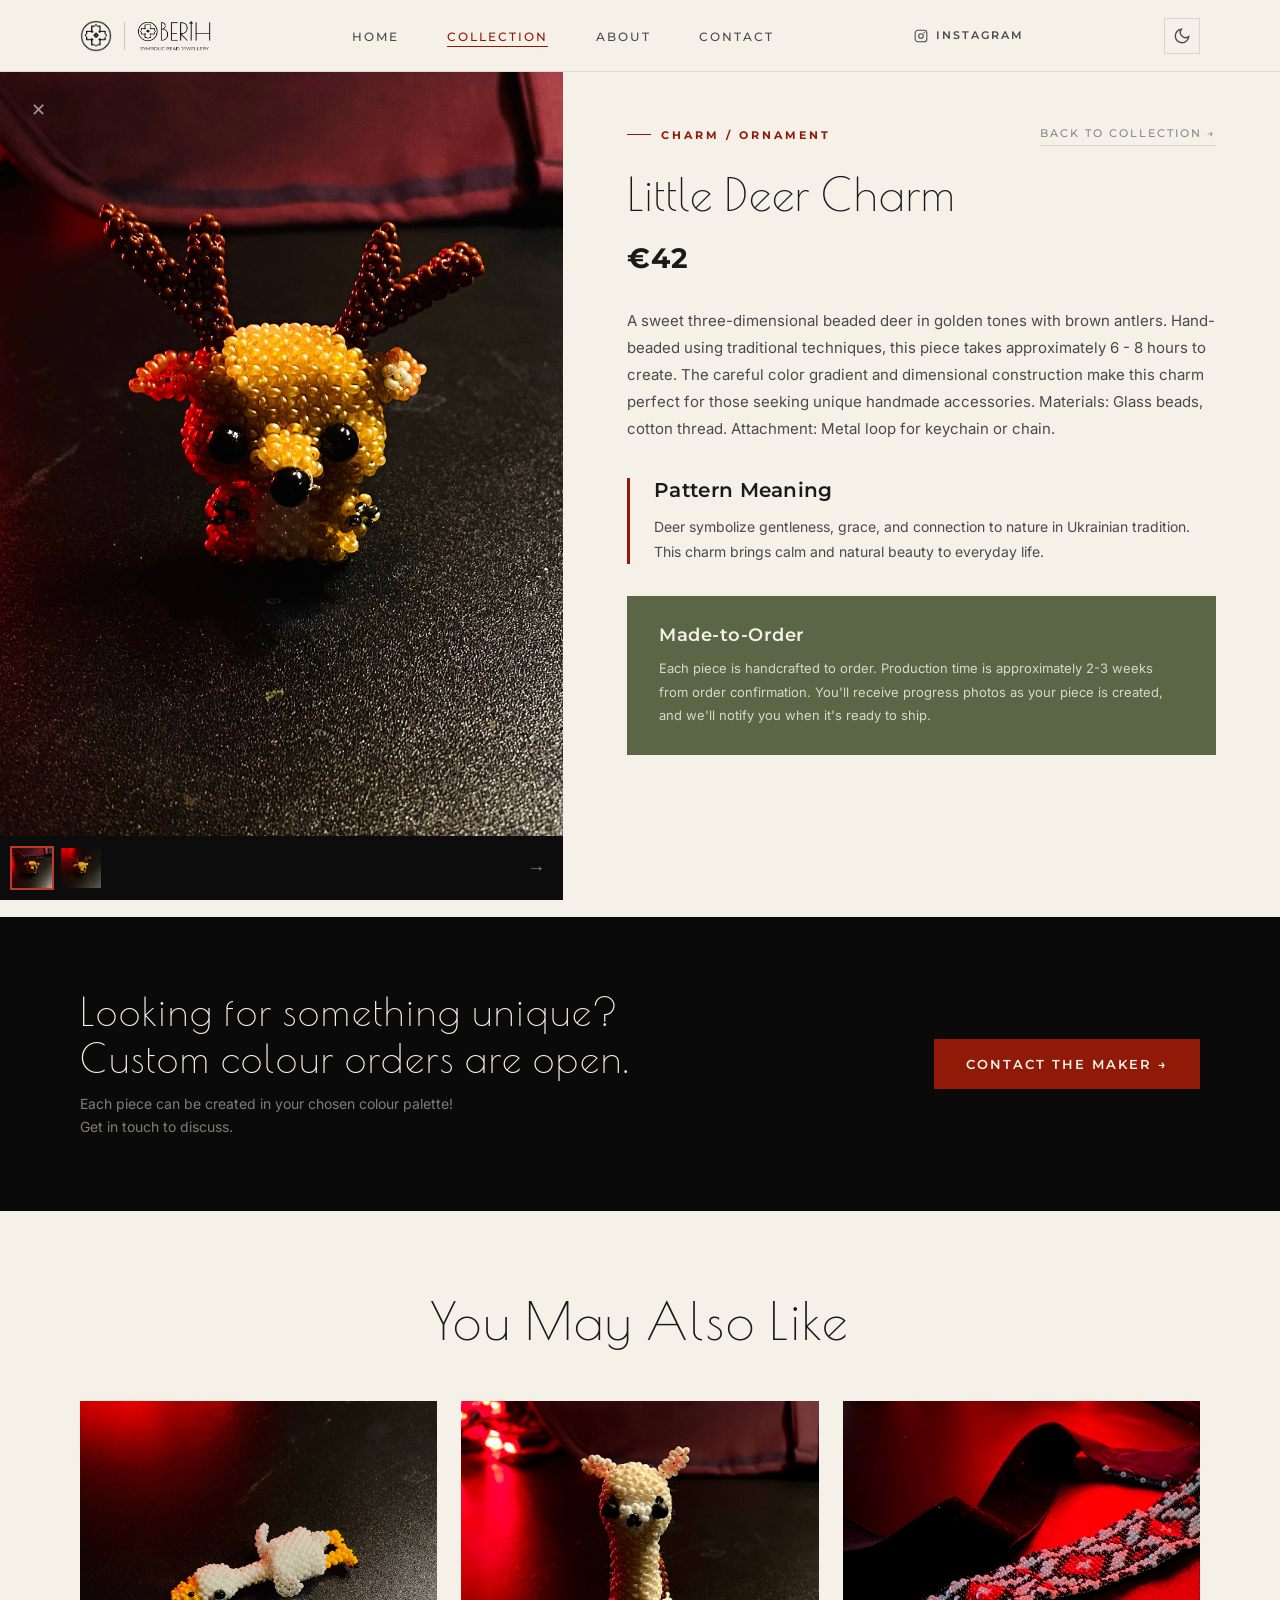
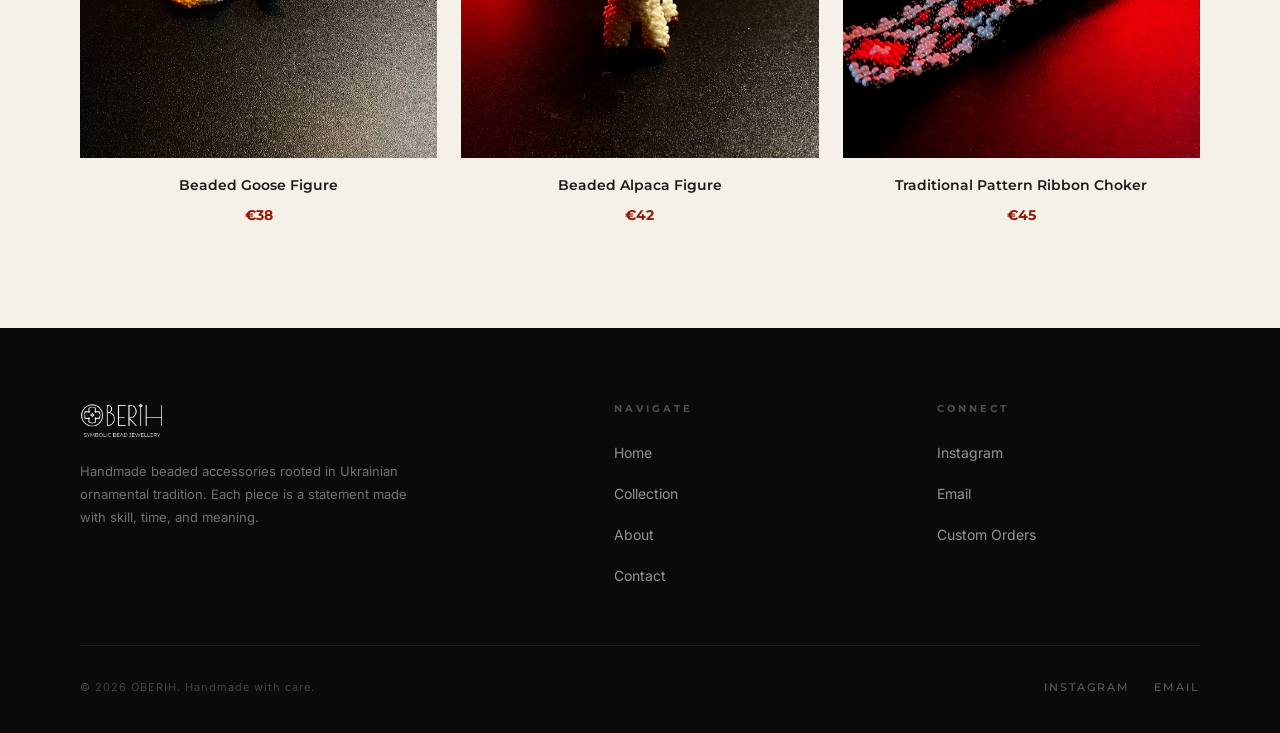
<file: products/deer-charm.html>
<!DOCTYPE html>
<html lang="en">
<head>
  <meta charset="UTF-8">
  <meta name="viewport" content="width=device-width, initial-scale=1.0">
  <meta name="description" content="Handmade Ukrainian bead jewellery rooted in tradition. Discover statement necklaces and custom designs by OBERIH.">
    <link rel="icon" href="../images/ui/favicon.png" type="image/png">

    <script>
    (function() {
      var theme = localStorage.getItem('oberih-theme');
      if (theme) document.documentElement.setAttribute('data-theme', theme);
    })();
  </script>

  <!-- title for each product -->
  <title>Little Deer Charm — OBERIH</title>

  <link href="https://fonts.googleapis.com/css2?family=Poiret+One&family=Philosopher:ital@0;1&family=Montserrat:wght@400;500;600;700&family=Inter:wght@300;400;500&display=swap" rel="stylesheet">
  <link rel="stylesheet" href="../css/style.css">
  <link rel="stylesheet" href="../css/pages/product.css">

  <script 
  src="https://www.paypal.com/sdk/js?client-id=BAAWQR0yoTWrxs4WtclFqfOnlZCsMUVjEEYwETrEyU-Lhz93j-LYMq3roXECHGzPWXZTLR83bqLZH4vPts&components=hosted-buttons&disable-funding=venmo&currency=EUR">
</script>

</head>
<body>

  <!-- ===== NAVIGATION ===== -->
  <nav class="main-nav">
    <div class="nav-inner">
      <a href="../index.html" class="nav-logo">
      
<div class="nav-logo-symbol">
  <img src="../images/ui/logo-simple-black.png"
       alt="OBERIH logo symbol"
       class="logo-dark"
       style="width:32px;height:32px;object-fit:contain;">
  <img src="../images/ui/logo-simple-white.png"
       alt="OBERIH logo symbol"
       class="logo-light"
       style="width:32px;height:32px;object-fit:contain;">
</div>


      <div class="nav-logo-divider"></div>
<!-- NEW -->
<div class="nav-logo-words">
  <img src="../images/ui/logo-black.png" alt="OBERIH logo text" class="logo-dark">
  <img src="../images/ui/logo-white.png" alt="OBERIH logo text" class="logo-light">
</div>
      </a>
      <ul class="nav-links">
        <li><a href="../index.html">Home</a></li>
        <li><a href="../collection.html" class="active">Collection</a></li>
        <li><a href="../about.html">About</a></li>
        <li><a href="../contact.html">Contact</a></li>
      </ul>
      <a href="https://instagram.com/oberih.jewellery" target="_blank" class="nav-instagram">
        <svg width="14" height="14" viewBox="0 0 24 24" fill="none" stroke="currentColor" stroke-width="1.8">
          <rect x="2" y="2" width="20" height="20" rx="5" ry="5"/>
          <circle cx="12" cy="12" r="4"/>
          <circle cx="17.5" cy="6.5" r="1.2" fill="currentColor" stroke="none"/>
        </svg>
        Instagram
      </a>

             <!-- Theme toggle button before the hamburger button -->
<button class="theme-toggle" id="themeToggle" aria-label="Toggle dark mode">
  <!-- Sun icon (shown in dark mode — click to go light) -->
  <svg class="theme-icon theme-icon--sun" width="18" height="18" viewBox="0 0 24 24" fill="none" stroke="currentColor" stroke-width="1.8">
    <circle cx="12" cy="12" r="5"/>
    <line x1="12" y1="1" x2="12" y2="3"/>
    <line x1="12" y1="21" x2="12" y2="23"/>
    <line x1="4.22" y1="4.22" x2="5.64" y2="5.64"/>
    <line x1="18.36" y1="18.36" x2="19.78" y2="19.78"/>
    <line x1="1" y1="12" x2="3" y2="12"/>
    <line x1="21" y1="12" x2="23" y2="12"/>
    <line x1="4.22" y1="19.78" x2="5.64" y2="18.36"/>
    <line x1="18.36" y1="5.64" x2="19.78" y2="4.22"/>
  </svg>
  <!-- Moon icon (shown in light mode — click to go dark) -->
  <svg class="theme-icon theme-icon--moon" width="18" height="18" viewBox="0 0 24 24" fill="none" stroke="currentColor" stroke-width="1.8">
    <path d="M21 12.79A9 9 0 1 1 11.21 3 7 7 0 0 0 21 12.79z"/>
  </svg>
</button>

      <button class="nav-hamburger" id="hamburgerBtn" aria-label="Open menu">
        <span></span><span></span><span></span>
      </button>
    </div>
  </nav>

  <div class="mobile-nav" id="mobileNav">
    <button class="mobile-nav-close" id="mobileNavClose">✕</button>
    <a href="../index.html">Home</a>
    <a href="../collection.html">Collection</a>
    <a href="../about.html">About</a>
    <a href="../contact.html">Contact</a>
  </div>


  <!-- ===== PRODUCT SECTION =====
       Left col: image gallery
       Right col: all product info
  -->
  <main class="product-main">

    <!-- LEFT — Image Gallery -->
<div class="product-gallery">

  <a href="../collection.html" class="gallery-close" aria-label="Back to collection">✕</a>

  <!-- Main image -->
  <div class="gallery-main">
    <img src="../images/products/Little-Deer-Charm-1.jpg"
         alt="Little Deer Charm"
         class="gallery-main-img"
         id="galleryMainImg">
  </div>

  <!-- Thumbnails + arrow — all inside product-gallery -->
  <div class="gallery-thumbs" id="galleryThumbs">

    <div class="thumb active" data-index="0">
      <img src="../images/products/Little-Deer-Charm-1.jpg"
           alt="View 1" class="thumb-img">
    </div>

    <div class="thumb" data-index="1">
      <img src="../images/products/Little-Deer Charm-2.jpg"
           alt="View 2" class="thumb-img">
    </div>

    <button class="thumb-next" id="thumbNext" aria-label="Next image">→</button>

  </div>

</div><!-- /product-gallery -->


    <!-- RIGHT — Product Info -->
    <div class="product-info">

      <!-- Breadcrumb row: category left | back link right -->
      <div class="product-breadcrumb">
        <span class="product-category">Charm / Ornament</span>
        <a href="../collection.html" class="back-link">Back to Collection →</a>
      </div>

      <!-- Product name -->
      <h1 class="product-title">Little Deer Charm</h1>

      <!-- Price -->
      <p class="product-price">€42</p>

      <!-- Main description -->
      <p class="product-description">
A sweet three-dimensional beaded deer in golden tones with brown antlers. Hand-beaded using 
traditional techniques, this piece takes approximately 6 - 8 hours to create. The careful color gradient and 
dimensional construction make this charm perfect for those seeking unique handmade accessories.

Materials: Glass beads, cotton thread.
Attachment: Metal loop for keychain or chain.
      </p>

      <!-- Pattern meaning block — left border accent -->
      <div class="pattern-meaning">
        <h2 class="pattern-meaning-title">Pattern Meaning</h2>
        <!-- pattern description -->
        <p class="pattern-meaning-body">
Deer symbolize gentleness, grace, and connection to nature in Ukrainian tradition. This charm 
brings calm and natural beauty to everyday life.
</p>
      </div>

      <!-- Made-to-order notice — olive/sage background box -->
      <div class="made-to-order">
        <h3 class="mto-title">Made-to-Order</h3>
        <p class="mto-body">
          Each piece is handcrafted to order. Production time is approximately
          2-3 weeks from order confirmation. You'll receive progress photos as
          your piece is created, and we'll notify you when it's ready to ship.
        </p>
      </div>

  <!-- PAYMENT SECTION -->
  <div class="buy-section">

 

    <!-- PayPal render button -->
    <div id="paypal-container-J7FRK386HEKUS" class="paypal-btn-wrap"></div>

    <script>
      paypal.HostedButtons({
        hostedButtonId: "J7FRK386HEKUS",
      }).render("#paypal-container-J7FRK386HEKUS");
    </script>

  </div>

    </div><!-- /product-info -->

  </main>


  <!-- ===== CTA BANNER ===== -->
  <section class="cta-banner">
    <div class="container">
      <div class="cta-inner">
        <div class="cta-text">
          <h2 class="cta-title">
            Looking for something unique?<br>
            Custom colour orders are open.
          </h2>
          <p class="cta-sub">
            Each piece can be created in your chosen colour palette!<br>
            Get in touch to discuss.
          </p>
        </div>
        <div class="cta-actions">
          <a href="../contact.html" class="btn btn-primary">Contact the Maker →</a>
        </div>
      </div>
    </div>
  </section>


  <!-- ===== YOU MAY ALSO LIKE =====
       Manually link to 3 other products.

  -->
  <section class="related">
    <div class="container">
      <h2 class="related-title">You May Also Like</h2>
      <div class="related-grid">

        <!-- Related 1 -->
        <a href="../products/goose-figure.html" class="related-card">
          <div class="related-img-wrap">
            <div class="related-img-placeholder">
            <img src="../images/products/Beaded-Goose-Figure-1.jpg" alt="Beaded Goose Figure"></div>
          </div>
          <p class="related-name">Beaded Goose Figure</p>
          <p class="related-price">€38</p>
        </a>

        <!-- Related 2 -->
         <a href="../products/alpaca-figure.html" class="related-card">
          <div class="related-img-wrap">
            <div class="related-img-placeholder">
            <img src="../images/products/Beaded-Alpaca-Figure-1.jpg" alt="Beaded Alpaca Figure"></div>
          </div>
          <p class="related-name">Beaded Alpaca Figure</p>
          <p class="related-price">€42</p>
        </a>


        <!-- Related 3 -->
        <a href="../products/ribbon-choker.html" class="related-card">
          <div class="related-img-wrap">
            <div class="related-img-placeholder"> <img src="../images/products/Traditional-Pattern-Ribbon-Choker-1.jpg" alt="Traditional Pattern Ribbon Choker">
            </div>
          </div>
          <p class="related-name">Traditional Pattern Ribbon Choker</p>
          <p class="related-price">€45</p>
        </a>

      </div>
    </div>
  </section>


<!-- ===== FOOTER ===== -->
<footer>
  <div class="container">
    <div class="footer-top">
      <div>
        <div class="footer-logo">

          <!-- ============================================================
               🖼️ 
               ============================================================ -->
  <img src="../images/ui/logo-white.png" alt="OBERIH logo text">

        </div>
        <p class="footer-desc">
          Handmade beaded accessories rooted in Ukrainian ornamental tradition.
          Each piece is a statement made with skill, time, and meaning.
        </p>
      </div>
      <div>
        <p class="footer-col-title">Navigate</p>
        <ul class="footer-links">
<li><a href="../index.html">Home</a></li>
<li><a href="../collection.html">Collection</a></li>
<li><a href="../about.html">About</a></li>
<li><a href="../contact.html">Contact</a></li>
        </ul>
      </div>
      <div>
        <p class="footer-col-title">Connect</p>
        <ul class="footer-links">
          <li><a href="https://instagram.com/oberih.jewellery" target="_blank">Instagram</a></li>
          <li><a href="mailto:oberihjewellery@gmail.com">Email</a></li>
          <li><a href="../contact.html">Custom Orders</a></li>
        </ul>
      </div>
    </div>
    <div class="footer-bottom">
      <p class="footer-copy">© 2026 OBERIH. Handmade with care.</p>
      <div class="footer-social">
        <a href="https://instagram.com/oberih.jewellery" target="_blank">Instagram</a>
        <a href="mailto:oberihjewellery@gmail.com">Email</a>
      </div>
    </div>
  </div>
</footer>

  <script src="../js/main.js"></script>
  <script src="../js/product.js"></script>

</body>
</html>
</file>
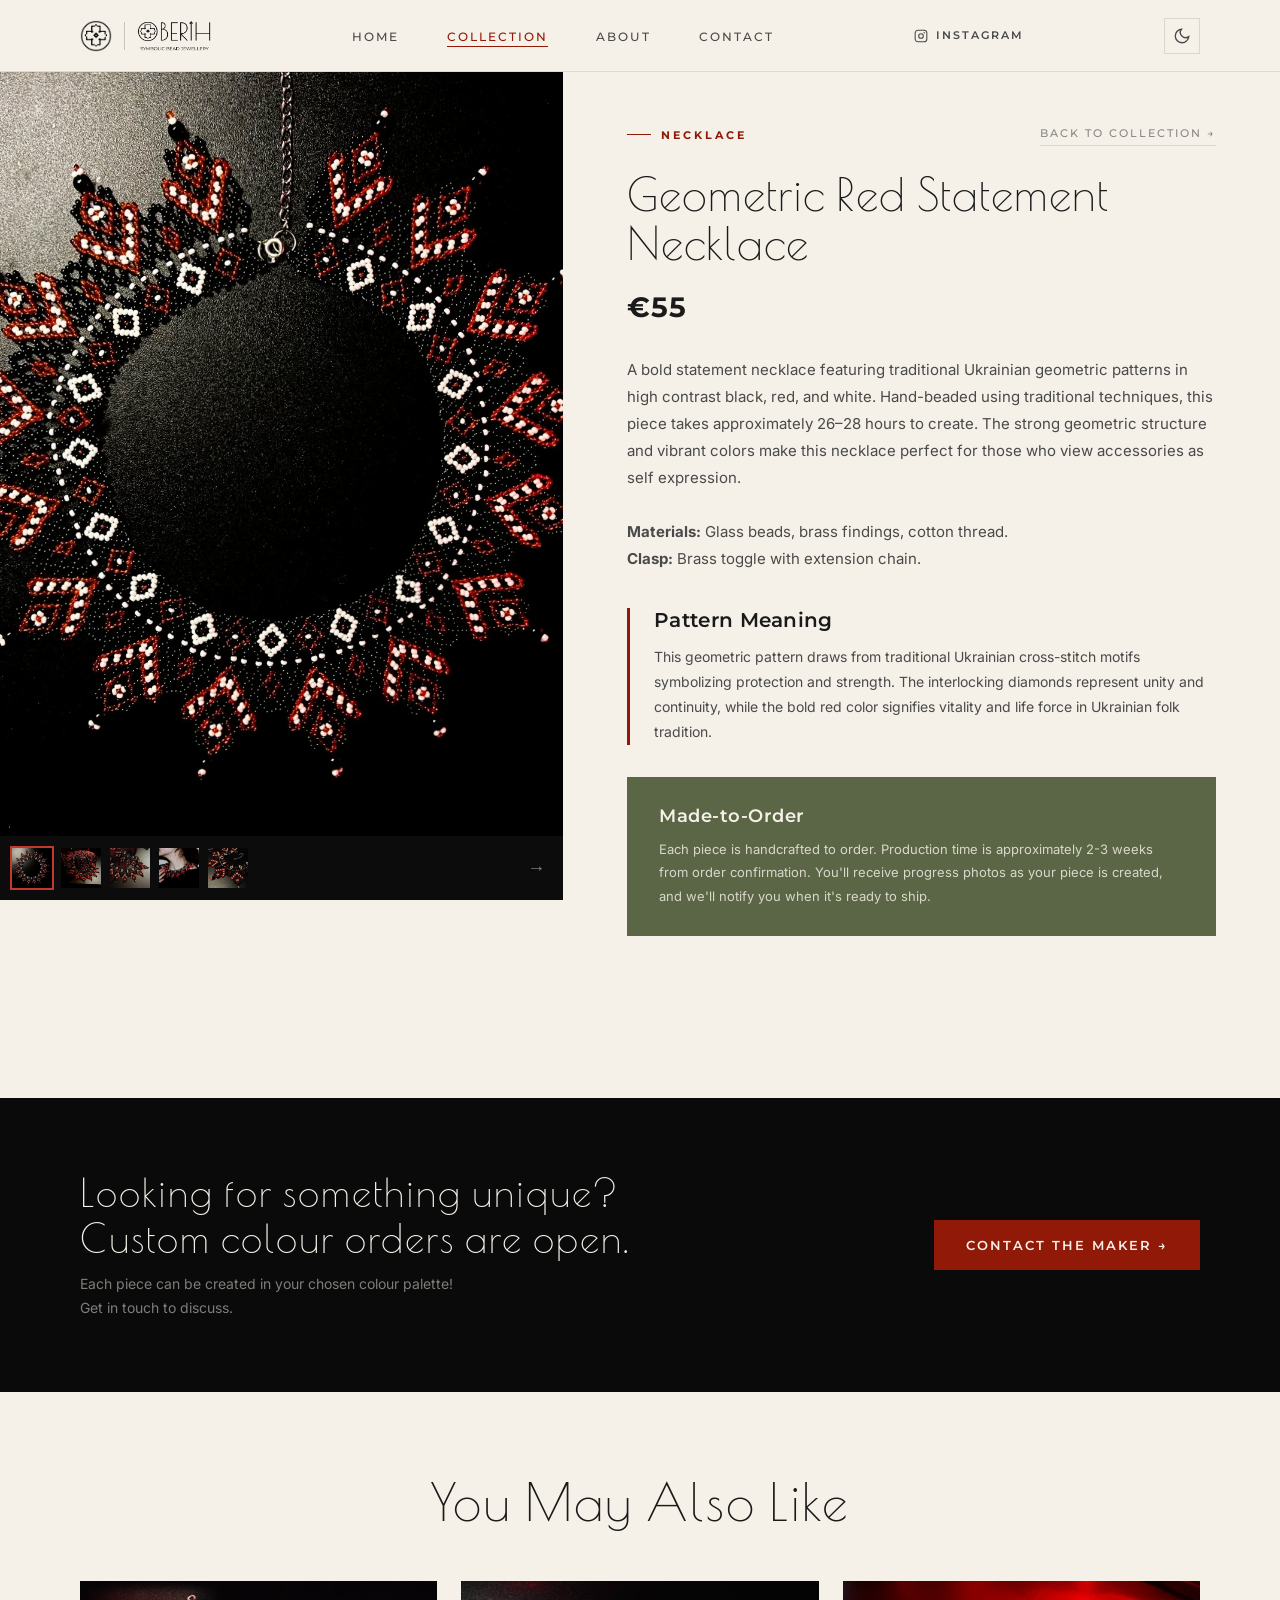
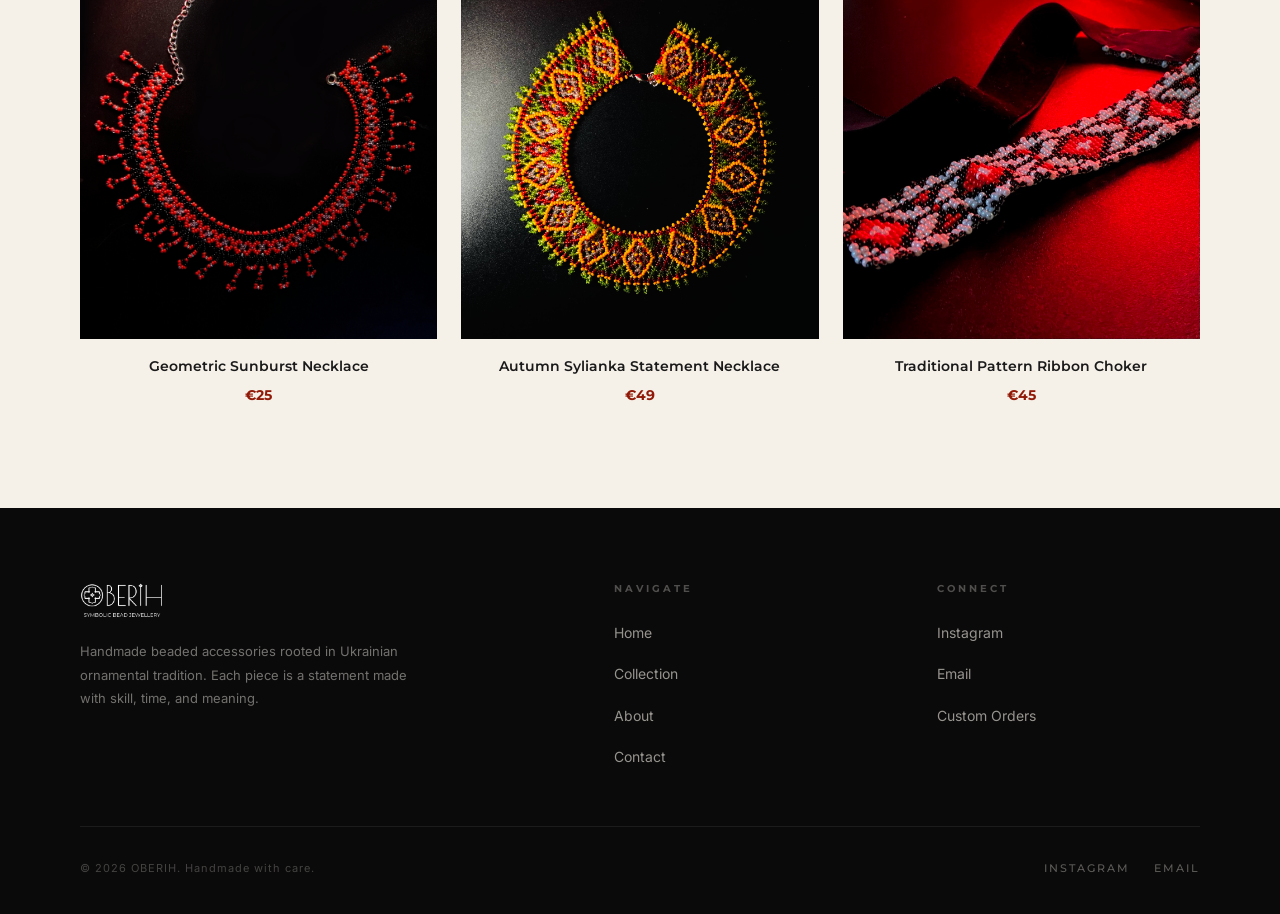
<file: products/geometric-red-necklace.html>
<!DOCTYPE html>
<html lang="en">
<head>
  <meta charset="UTF-8">
  <meta name="viewport" content="width=device-width, initial-scale=1.0">
  <meta name="description" content="Handmade Ukrainian bead jewellery rooted in tradition. Discover statement necklaces and custom designs by OBERIH.">
    <link rel="icon" href="../images/ui/favicon.png" type="image/png">

    <script>
    (function() {
      var theme = localStorage.getItem('oberih-theme');
      if (theme) document.documentElement.setAttribute('data-theme', theme);
    })();
  </script>

  <!-- title for each product -->
  <title>Geometric Red Statement Necklace — OBERIH</title>

  <link href="https://fonts.googleapis.com/css2?family=Poiret+One&family=Philosopher:ital@0;1&family=Montserrat:wght@400;500;600;700&family=Inter:wght@300;400;500&display=swap" rel="stylesheet">
  <link rel="stylesheet" href="../css/style.css">
  <link rel="stylesheet" href="../css/pages/product.css">


<script 
  src="https://www.paypal.com/sdk/js?client-id=BAAWQR0yoTWrxs4WtclFqfOnlZCsMUVjEEYwETrEyU-Lhz93j-LYMq3roXECHGzPWXZTLR83bqLZH4vPts&components=hosted-buttons&disable-funding=venmo&currency=EUR">
</script>

</head>
<body>

  <!-- ===== NAVIGATION ===== -->
 <nav class="main-nav">
    <div class="nav-inner">
      <a href="../index.html" class="nav-logo">

<div class="nav-logo-symbol">
  <img src="../images/ui/logo-simple-black.png"
       alt="OBERIH logo symbol"
       class="logo-dark"
       style="width:32px;height:32px;object-fit:contain;">
  <img src="../images/ui/logo-simple-white.png"
       alt="OBERIH logo symbol"
       class="logo-light"
       style="width:32px;height:32px;object-fit:contain;">
</div>


      <div class="nav-logo-divider"></div>
<!-- NEW -->
<div class="nav-logo-words">
  <img src="../images/ui/logo-black.png" alt="OBERIH logo text" class="logo-dark">
  <img src="../images/ui/logo-white.png" alt="OBERIH logo text" class="logo-light">
</div>
      </a>
      <ul class="nav-links">
        <li><a href="../index.html">Home</a></li>
        <li><a href="../collection.html" class="active">Collection</a></li>
        <li><a href="../about.html">About</a></li>
        <li><a href="../contact.html">Contact</a></li>
      </ul>
      <a href="https://instagram.com/oberih.jewellery" target="_blank" class="nav-instagram">
        <svg width="14" height="14" viewBox="0 0 24 24" fill="none" stroke="currentColor" stroke-width="1.8">
          <rect x="2" y="2" width="20" height="20" rx="5" ry="5"/>
          <circle cx="12" cy="12" r="4"/>
          <circle cx="17.5" cy="6.5" r="1.2" fill="currentColor" stroke="none"/>
        </svg>
        Instagram
      </a>

             <!-- Theme toggle button before the hamburger button -->
<button class="theme-toggle" id="themeToggle" aria-label="Toggle dark mode">
  <!-- Sun icon (shown in dark mode — click to go light) -->
  <svg class="theme-icon theme-icon--sun" width="18" height="18" viewBox="0 0 24 24" fill="none" stroke="currentColor" stroke-width="1.8">
    <circle cx="12" cy="12" r="5"/>
    <line x1="12" y1="1" x2="12" y2="3"/>
    <line x1="12" y1="21" x2="12" y2="23"/>
    <line x1="4.22" y1="4.22" x2="5.64" y2="5.64"/>
    <line x1="18.36" y1="18.36" x2="19.78" y2="19.78"/>
    <line x1="1" y1="12" x2="3" y2="12"/>
    <line x1="21" y1="12" x2="23" y2="12"/>
    <line x1="4.22" y1="19.78" x2="5.64" y2="18.36"/>
    <line x1="18.36" y1="5.64" x2="19.78" y2="4.22"/>
  </svg>
  <!-- Moon icon (shown in light mode — click to go dark) -->
  <svg class="theme-icon theme-icon--moon" width="18" height="18" viewBox="0 0 24 24" fill="none" stroke="currentColor" stroke-width="1.8">
    <path d="M21 12.79A9 9 0 1 1 11.21 3 7 7 0 0 0 21 12.79z"/>
  </svg>
</button>


      <button class="nav-hamburger" id="hamburgerBtn" aria-label="Open menu">
        <span></span><span></span><span></span>
      </button>
    </div>
  </nav>

  <div class="mobile-nav" id="mobileNav">
    <button class="mobile-nav-close" id="mobileNavClose">✕</button>
    <a href="../index.html">Home</a>
    <a href="../collection.html">Collection</a>
    <a href="../about.html">About</a>
    <a href="../contact.html">Contact</a>
  </div>


  <!-- ===== PRODUCT SECTION =====
       Left col: image gallery
       Right col: all product info
  -->
  <main class="product-main">

    <!-- LEFT — Image Gallery -->
<div class="product-gallery">

  <a href="../collection.html" class="gallery-close" aria-label="Back to collection">✕</a>

  <div class="gallery-main">
    <img src="../images/products/Geometric-Red-Statement-Necklace-1.jpg"
         alt="Geometric Red Statement Necklace"
         class="gallery-main-img"
         id="galleryMainImg">
  </div>

  <div class="gallery-thumbs" id="galleryThumbs">

    <div class="thumb active" data-index="0">
      <img src="../images/products/Geometric-Red-Statement-Necklace-1.jpg"
           alt="View 1" class="thumb-img">
    </div>
    <div class="thumb" data-index="1">
      <img src="../images/products/Geometric-Red-Statement-Necklace-2.jpg"
           alt="View 2" class="thumb-img">
    </div>
    <div class="thumb" data-index="2">
      <img src="../images/products/Geometric-Red-Statement-Necklace-3.jpg"
           alt="View 3" class="thumb-img">
    </div>
    <div class="thumb" data-index="3">
      <img src="../images/products/Geometric-Red-Statement-Necklace-4.jpg"
           alt="View 4" class="thumb-img">
    </div>
    <div class="thumb" data-index="4">
      <img src="../images/products/Geometric-Red-Statement-Necklace-5.jpg"
           alt="View 5" class="thumb-img">
    </div>

    <button class="thumb-next" id="thumbNext" aria-label="Next image">→</button>

  </div>

</div><!-- /product-gallery -->


<!-- RIGHT — Product Info -->
<div class="product-info">

  <!-- Breadcrumb row -->
  <div class="product-breadcrumb">
    <span class="product-category">Necklace</span>
    <a href="../collection.html" class="back-link">Back to Collection →</a>
  </div>

  <h1 class="product-title">Geometric Red Statement Necklace</h1>

  <p class="product-price">€55</p>

  <p class="product-description">
    A bold statement necklace featuring traditional Ukrainian geometric patterns
    in high contrast black, red, and white. Hand-beaded using traditional
    techniques, this piece takes approximately 26–28 hours to create. The strong
    geometric structure and vibrant colors make this necklace perfect for those
    who view accessories as self expression.
    <br><br>
    <strong>Materials:</strong> Glass beads, brass findings, cotton thread.<br>
    <strong>Clasp:</strong> Brass toggle with extension chain.
  </p>

  <div class="pattern-meaning">
    <h2 class="pattern-meaning-title">Pattern Meaning</h2>
    <p class="pattern-meaning-body">
      This geometric pattern draws from traditional Ukrainian cross-stitch motifs
      symbolizing protection and strength. The interlocking diamonds represent
      unity and continuity, while the bold red color signifies vitality and life
      force in Ukrainian folk tradition.
    </p>
  </div>

  <div class="made-to-order">
    <h3 class="mto-title">Made-to-Order</h3>
    <p class="mto-body">
      Each piece is handcrafted to order. Production time is approximately
      2-3 weeks from order confirmation. You'll receive progress photos as
      your piece is created, and we'll notify you when it's ready to ship.
    </p>
  </div>

  <!-- PAYMENT SECTION -->
  <div class="buy-section">



    <!-- PayPal render button -->
    <div id="paypal-container-X2FAAWUKZ3X4C" class="paypal-btn-wrap"></div>

    <script>
      paypal.HostedButtons({
        hostedButtonId: "X2FAAWUKZ3X4C",
      }).render("#paypal-container-X2FAAWUKZ3X4C");
    </script>

  </div>

</div><!-- /product-info -->

  </main>


  <!-- ===== CTA BANNER ===== -->
  <section class="cta-banner">
    <div class="container">
      <div class="cta-inner">
        <div class="cta-text">
          <h2 class="cta-title">
            Looking for something unique?<br>
            Custom colour orders are open.
          </h2>
          <p class="cta-sub">
            Each piece can be created in your chosen colour palette!<br>
            Get in touch to discuss.
          </p>
        </div>
        <div class="cta-actions">
          <a href="../contact.html" class="btn btn-primary">Contact the Maker →</a>
        </div>
      </div>
    </div>
  </section>


  <!-- ===== YOU MAY ALSO LIKE =====
       Manually link to 3 other products.
  -->
  <section class="related">
    <div class="container">
      <h2 class="related-title">You May Also Like</h2>
      <div class="related-grid">

        <!-- Related 1 -->
        <a href="../products/geometric-sunburst-necklace.html" class="related-card">
          <div class="related-img-wrap">
            <div class="related-img-placeholder">
            <img src="../images/products/Geometric-Sunburst-Necklace-1.png" alt="Geometric Sunburst Necklace"></div>
          </div>
          <p class="related-name">Geometric Sunburst Necklace</p>
          <p class="related-price">€25</p>
        </a>

        <!-- Related 2 -->
        <a href="../products/autumn-sylianka-necklace.html" class="related-card">
          <div class="related-img-wrap">
            <div class="related-img-placeholder"> <img src="../images/products/Autumn-Sylianka-Statement-Necklace-1.jpg" alt="Autumn Sylianka Statement Necklace 1">
            </div>
          </div>
          <p class="related-name">Autumn Sylianka Statement Necklace</p>
          <p class="related-price">€49</p>
        </a>

        <!-- Related 3 -->
        <a href="../products/ribbon-choker.html" class="related-card">
          <div class="related-img-wrap">
            <div class="related-img-placeholder"> <img src="../images/products/Traditional-Pattern-Ribbon-Choker-1.jpg" alt="Traditional Pattern Ribbon Choker">
            </div>
          </div>
          <p class="related-name">Traditional Pattern Ribbon Choker</p>
          <p class="related-price">€45</p>
        </a>

      </div>
    </div>
  </section>


<!-- ===== FOOTER ===== -->
<footer>
  <div class="container">
    <div class="footer-top">
      <div>
        <div class="footer-logo">

          <!-- ============================================================
               🖼️ 
               ============================================================ -->
  <img src="../images/ui/logo-white.png" alt="OBERIH logo text">

        </div>
        <p class="footer-desc">
          Handmade beaded accessories rooted in Ukrainian ornamental tradition.
          Each piece is a statement made with skill, time, and meaning.
        </p>
      </div>
      <div>
        <p class="footer-col-title">Navigate</p>
        <ul class="footer-links">
<li><a href="../index.html">Home</a></li>
<li><a href="../collection.html">Collection</a></li>
<li><a href="../about.html">About</a></li>
<li><a href="../contact.html">Contact</a></li>
        </ul>
      </div>
      <div>
        <p class="footer-col-title">Connect</p>
        <ul class="footer-links">
          <li><a href="https://instagram.com/oberih.jewellery" target="_blank">Instagram</a></li>
          <li><a href="mailto:oberihjewellery@gmail.com">Email</a></li>
          <li><a href="../contact.html">Custom Orders</a></li>
        </ul>
      </div>
    </div>
    <div class="footer-bottom">
      <p class="footer-copy">© 2026 OBERIH. Handmade with care.</p>
      <div class="footer-social">
        <a href="https://instagram.com/oberih.jewellery" target="_blank">Instagram</a>
        <a href="mailto:oberihjewellery@gmail.com">Email</a>
      </div>
    </div>
  </div>
</footer>

  <script src="../js/main.js"></script>
  <script src="../js/product.js"></script>

</body>
</html>
</file>
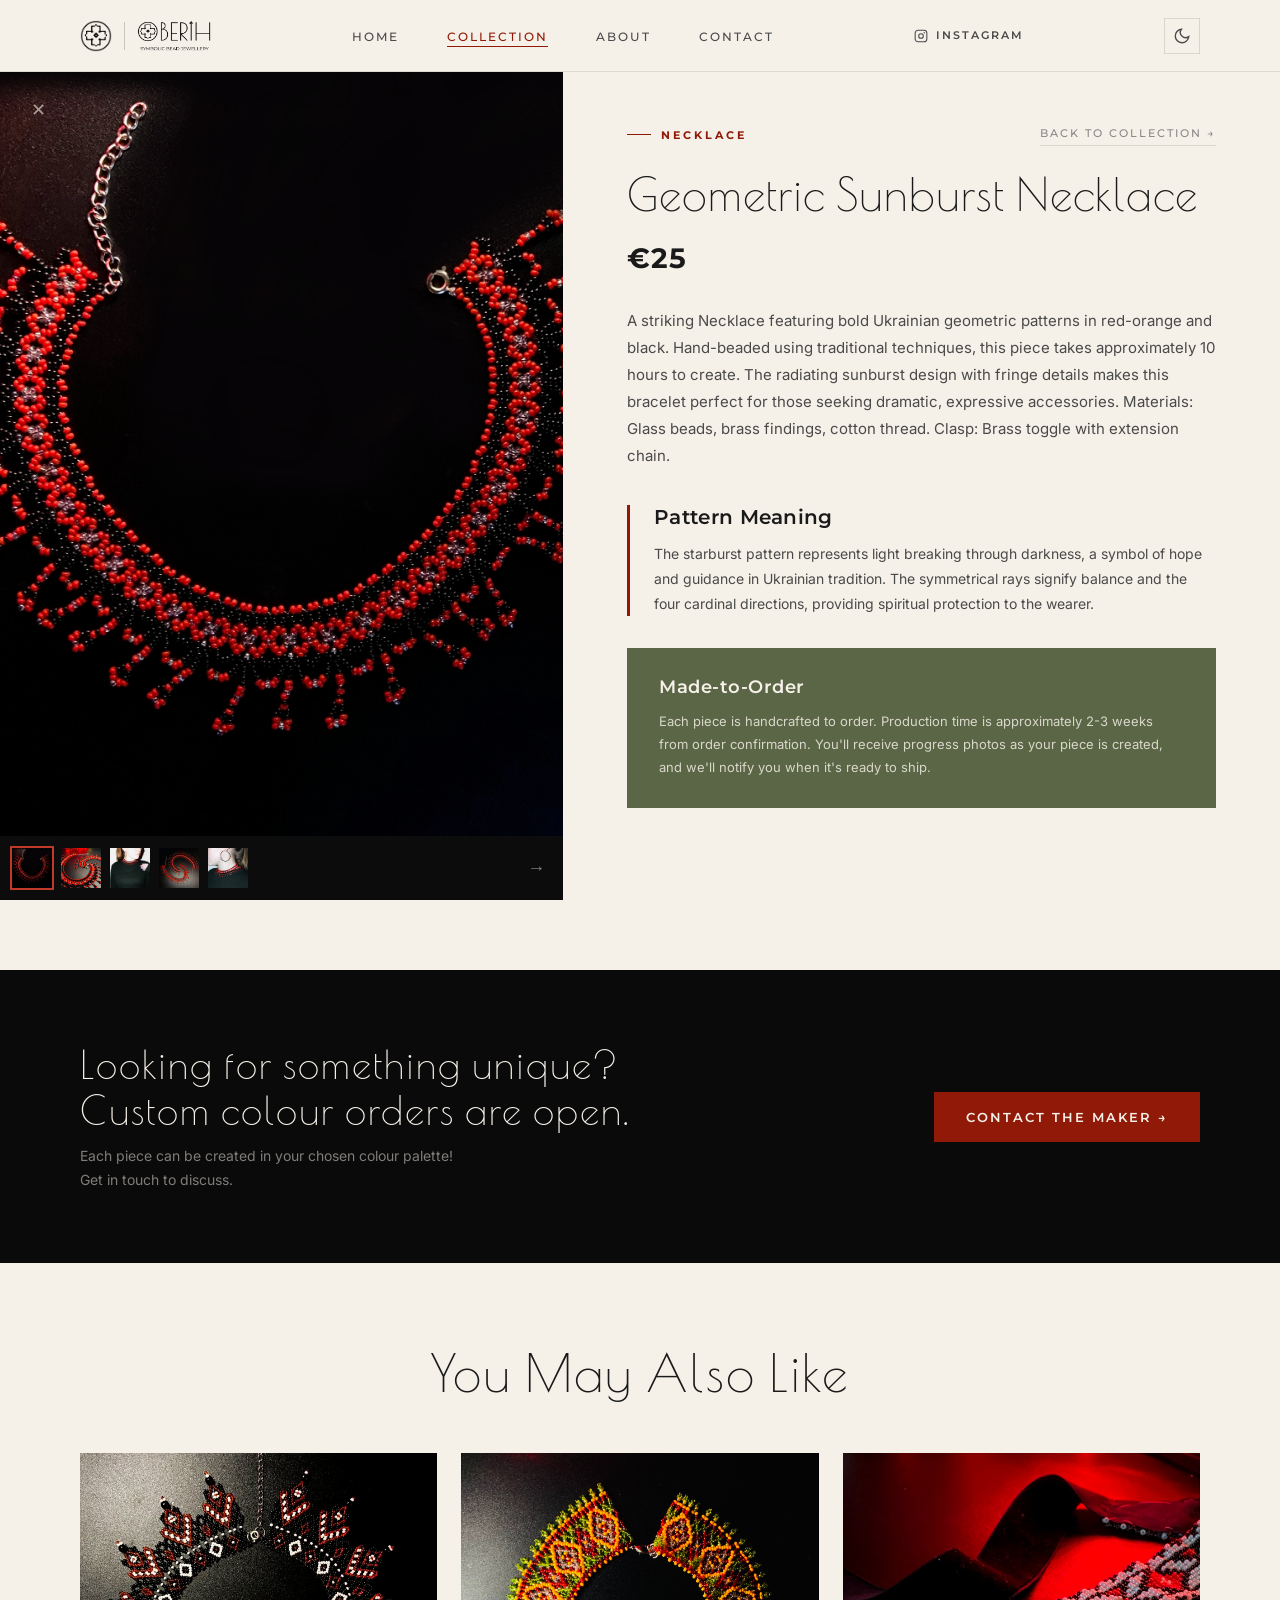
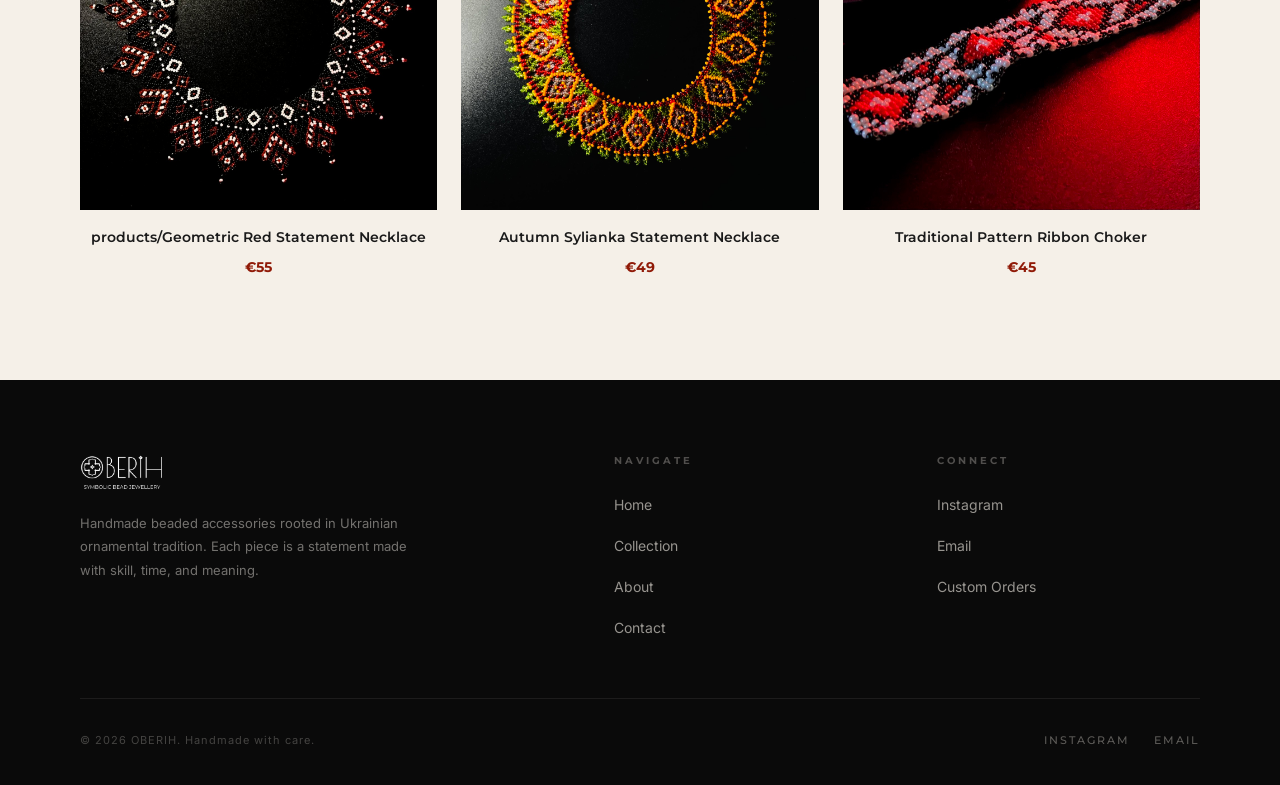
<file: products/geometric-sunburst-necklace.html>
<!DOCTYPE html>
<html lang="en">
<head>
  <meta charset="UTF-8">
  <meta name="viewport" content="width=device-width, initial-scale=1.0">
  <meta name="description" content="Handmade Ukrainian bead jewellery rooted in tradition. Discover statement necklaces and custom designs by OBERIH.">
    <link rel="icon" href="../images/ui/favicon.png" type="image/png">

    <script>
    (function() {
      var theme = localStorage.getItem('oberih-theme');
      if (theme) document.documentElement.setAttribute('data-theme', theme);
    })();
  </script>

  <!-- title for each product -->
  <title>Geometric Sunburst Necklace — OBERIH</title>

  <link href="https://fonts.googleapis.com/css2?family=Poiret+One&family=Philosopher:ital@0;1&family=Montserrat:wght@400;500;600;700&family=Inter:wght@300;400;500&display=swap" rel="stylesheet">
  <link rel="stylesheet" href="../css/style.css">
  <link rel="stylesheet" href="../css/pages/product.css">

  <script 
  src="https://www.paypal.com/sdk/js?client-id=BAAWQR0yoTWrxs4WtclFqfOnlZCsMUVjEEYwETrEyU-Lhz93j-LYMq3roXECHGzPWXZTLR83bqLZH4vPts&components=hosted-buttons&disable-funding=venmo&currency=EUR">
</script>

</head>
<body>

  <!-- ===== NAVIGATION ===== -->
 <nav class="main-nav">
    <div class="nav-inner">
      <a href="../index.html" class="nav-logo">

<div class="nav-logo-symbol">
  <img src="../images/ui/logo-simple-black.png"
       alt="OBERIH logo symbol"
       class="logo-dark"
       style="width:32px;height:32px;object-fit:contain;">
  <img src="../images/ui/logo-simple-white.png"
       alt="OBERIH logo symbol"
       class="logo-light"
       style="width:32px;height:32px;object-fit:contain;">
</div>


      <div class="nav-logo-divider"></div>
<!-- NEW -->
<div class="nav-logo-words">
  <img src="../images/ui/logo-black.png" alt="OBERIH logo text" class="logo-dark">
  <img src="../images/ui/logo-white.png" alt="OBERIH logo text" class="logo-light">
</div>
      </a>
      <ul class="nav-links">
        <li><a href="../index.html">Home</a></li>
        <li><a href="../collection.html" class="active">Collection</a></li>
        <li><a href="../about.html">About</a></li>
        <li><a href="../contact.html">Contact</a></li>
      </ul>
      <a href="https://instagram.com/oberih.jewellery" target="_blank" class="nav-instagram">
        <svg width="14" height="14" viewBox="0 0 24 24" fill="none" stroke="currentColor" stroke-width="1.8">
          <rect x="2" y="2" width="20" height="20" rx="5" ry="5"/>
          <circle cx="12" cy="12" r="4"/>
          <circle cx="17.5" cy="6.5" r="1.2" fill="currentColor" stroke="none"/>
        </svg>
        Instagram
      </a>

             <!-- Theme toggle button before the hamburger button -->
<button class="theme-toggle" id="themeToggle" aria-label="Toggle dark mode">
  <!-- Sun icon (shown in dark mode — click to go light) -->
  <svg class="theme-icon theme-icon--sun" width="18" height="18" viewBox="0 0 24 24" fill="none" stroke="currentColor" stroke-width="1.8">
    <circle cx="12" cy="12" r="5"/>
    <line x1="12" y1="1" x2="12" y2="3"/>
    <line x1="12" y1="21" x2="12" y2="23"/>
    <line x1="4.22" y1="4.22" x2="5.64" y2="5.64"/>
    <line x1="18.36" y1="18.36" x2="19.78" y2="19.78"/>
    <line x1="1" y1="12" x2="3" y2="12"/>
    <line x1="21" y1="12" x2="23" y2="12"/>
    <line x1="4.22" y1="19.78" x2="5.64" y2="18.36"/>
    <line x1="18.36" y1="5.64" x2="19.78" y2="4.22"/>
  </svg>
  <!-- Moon icon (shown in light mode — click to go dark) -->
  <svg class="theme-icon theme-icon--moon" width="18" height="18" viewBox="0 0 24 24" fill="none" stroke="currentColor" stroke-width="1.8">
    <path d="M21 12.79A9 9 0 1 1 11.21 3 7 7 0 0 0 21 12.79z"/>
  </svg>
</button>

      <button class="nav-hamburger" id="hamburgerBtn" aria-label="Open menu">
        <span></span><span></span><span></span>
      </button>
    </div>
  </nav>

  <div class="mobile-nav" id="mobileNav">
    <button class="mobile-nav-close" id="mobileNavClose">✕</button>
    <a href="../index.html">Home</a>
    <a href="../collection.html">Collection</a>
    <a href="../about.html">About</a>
    <a href="../contact.html">Contact</a>
  </div>


  <!-- ===== PRODUCT SECTION =====
       Left col: image gallery
       Right col: all product info
  -->
  <main class="product-main">

    <!-- LEFT — Image Gallery -->
 <div class="product-gallery">

  <a href="../collection.html" class="gallery-close" aria-label="Back to collection">✕</a>

  <div class="gallery-main">
    <img src="../images/products/Geometric-Sunburst-Necklace-1.png"
         alt="Geometric Sunburst Necklace"
         class="gallery-main-img"
         id="galleryMainImg">
  </div>

  <div class="gallery-thumbs" id="galleryThumbs">

    <div class="thumb active" data-index="0">
      <img src="../images/products/Geometric-Sunburst-Necklace-1.png"
           alt="View 1" class="thumb-img">
    </div>
    <div class="thumb" data-index="1">
      <img src="../images/products/Geometric-Sunburst-Necklace-2.jpg"
           alt="View 2" class="thumb-img">
    </div>
    <div class="thumb" data-index="2">
      <img src="../images/products/Geometric-Sunburst-Necklace-3.jpg"
           alt="View 3" class="thumb-img">
    </div>
    <div class="thumb" data-index="3">
      <img src="../images/products/Geometric-Sunburst-Necklace-4.jpg"
           alt="View 4" class="thumb-img">
    </div>
    <div class="thumb" data-index="4">
      <img src="../images/products/Geometric-Sunburst-Necklace-5.jpg"
           alt="View 4" class="thumb-img">
    </div>

    <button class="thumb-next" id="thumbNext" aria-label="Next image">→</button>

  </div>

</div><!-- /product-gallery -->


    <!-- RIGHT — Product Info -->
    <div class="product-info">

      <!-- Breadcrumb row: category left | back link right -->
      <div class="product-breadcrumb">
        <span class="product-category">Necklace</span>
        <a href="../collection.html" class="back-link">Back to Collection →</a>
      </div>

      <!-- Product name -->
      <h1 class="product-title">Geometric Sunburst Necklace</h1>

      <!-- Price -->
      <p class="product-price">€25</p>

      <!-- Main description -->
      <p class="product-description">
A striking Necklace featuring bold Ukrainian geometric patterns in red-orange and black. Hand-beaded 
using traditional techniques, this piece takes approximately 10 hours to create. The radiating sunburst design with 
fringe details makes this bracelet perfect for those seeking dramatic, expressive accessories.

Materials: Glass beads, brass findings, cotton thread.
Clasp: Brass toggle with extension chain.
      </p>

      <!-- Pattern meaning block — left border accent -->
      <div class="pattern-meaning">
        <h2 class="pattern-meaning-title">Pattern Meaning</h2>
        <!-- pattern description -->
        <p class="pattern-meaning-body">
The starburst pattern represents light breaking through darkness, a symbol of hope and guidance in 
Ukrainian tradition. The symmetrical rays signify balance and the four cardinal directions, providing spiritual 
protection to the wearer.</p>
      </div>

      <!-- Made-to-order notice — olive/sage background box -->
      <div class="made-to-order">
        <h3 class="mto-title">Made-to-Order</h3>
        <p class="mto-body">
          Each piece is handcrafted to order. Production time is approximately
          2-3 weeks from order confirmation. You'll receive progress photos as
          your piece is created, and we'll notify you when it's ready to ship.
        </p>
      </div>

  <!-- PAYMENT SECTION -->
  <div class="buy-section">



    <!-- PayPal render button -->
    <div id="paypal-container-V8ZL27HWFXELQ" class="paypal-btn-wrap"></div>

    <script>
      paypal.HostedButtons({
        hostedButtonId: "V8ZL27HWFXELQ",
      }).render("#paypal-container-V8ZL27HWFXELQ");
    </script>

  </div>

  </main>


  <!-- ===== CTA BANNER ===== -->
  <section class="cta-banner">
    <div class="container">
      <div class="cta-inner">
        <div class="cta-text">
          <h2 class="cta-title">
            Looking for something unique?<br>
            Custom colour orders are open.
          </h2>
          <p class="cta-sub">
            Each piece can be created in your chosen colour palette!<br>
            Get in touch to discuss.
          </p>
        </div>
        <div class="cta-actions">
          <a href="../contact.html" class="btn btn-primary">Contact the Maker →</a>
        </div>
      </div>
    </div>
  </section>


  <!-- ===== YOU MAY ALSO LIKE =====
       Manually link to 3 other products.
  -->
  <section class="related">
    <div class="container">
      <h2 class="related-title">You May Also Like</h2>
      <div class="related-grid">

        <!-- Related 1 -->
        <a href="../products/geometric-red-necklace.html" class="related-card">
          <div class="related-img-wrap">
            <div class="related-img-placeholder">
            <img src="../images/products/Geometric-Red-Statement-Necklace-1.jpg" alt="products/Geometric Red Statement Necklace"></div>
          </div>
          <p class="related-name">products/Geometric Red Statement Necklace</p>
          <p class="related-price">€55</p>
        </a>

        <!-- Related 2 -->
        <a href="../products/autumn-sylianka-necklace.html" class="related-card">
          <div class="related-img-wrap">
            <div class="related-img-placeholder"> <img src="../images/products/Autumn-Sylianka-Statement-Necklace-1.jpg" alt="Autumn Sylianka Statement Necklace 1">
            </div>
          </div>
          <p class="related-name">Autumn Sylianka Statement Necklace</p>
          <p class="related-price">€49</p>
        </a>

        <!-- Related 3 -->
        <a href="../products/ribbon-choker.html" class="related-card">
          <div class="related-img-wrap">
            <div class="related-img-placeholder"> <img src="../images/products/Traditional-Pattern-Ribbon-Choker-1.jpg" alt="Traditional Pattern Ribbon Choker">
            </div>
          </div>
          <p class="related-name">Traditional Pattern Ribbon Choker</p>
          <p class="related-price">€45</p>
        </a>

      </div>
    </div>
  </section>


<!-- ===== FOOTER ===== -->
<footer>
  <div class="container">
    <div class="footer-top">
      <div>
        <div class="footer-logo">

          <!-- ============================================================
               🖼️ 
               ============================================================ -->
  <img src="../images/ui/logo-white.png" alt="OBERIH logo text">

        </div>
        <p class="footer-desc">
          Handmade beaded accessories rooted in Ukrainian ornamental tradition.
          Each piece is a statement made with skill, time, and meaning.
        </p>
      </div>
      <div>
        <p class="footer-col-title">Navigate</p>
        <ul class="footer-links">
<li><a href="../index.html">Home</a></li>
<li><a href="../collection.html">Collection</a></li>
<li><a href="../about.html">About</a></li>
<li><a href="../contact.html">Contact</a></li>
        </ul>
      </div>
      <div>
        <p class="footer-col-title">Connect</p>
        <ul class="footer-links">
          <li><a href="https://instagram.com/oberih.jewellery" target="_blank">Instagram</a></li>
          <li><a href="mailto:oberihjewellery@gmail.com">Email</a></li>
          <li><a href="../contact.html">Custom Orders</a></li>
        </ul>
      </div>
    </div>
    <div class="footer-bottom">
      <p class="footer-copy">© 2026 OBERIH. Handmade with care.</p>
      <div class="footer-social">
        <a href="https://instagram.com/oberih.jewellery" target="_blank">Instagram</a>
        <a href="mailto:oberihjewellery@gmail.com">Email</a>
      </div>
    </div>
  </div>
</footer>

  <script src="../js/main.js"></script>
  <script src="../js/product.js"></script>

</body>
</html>
</file>
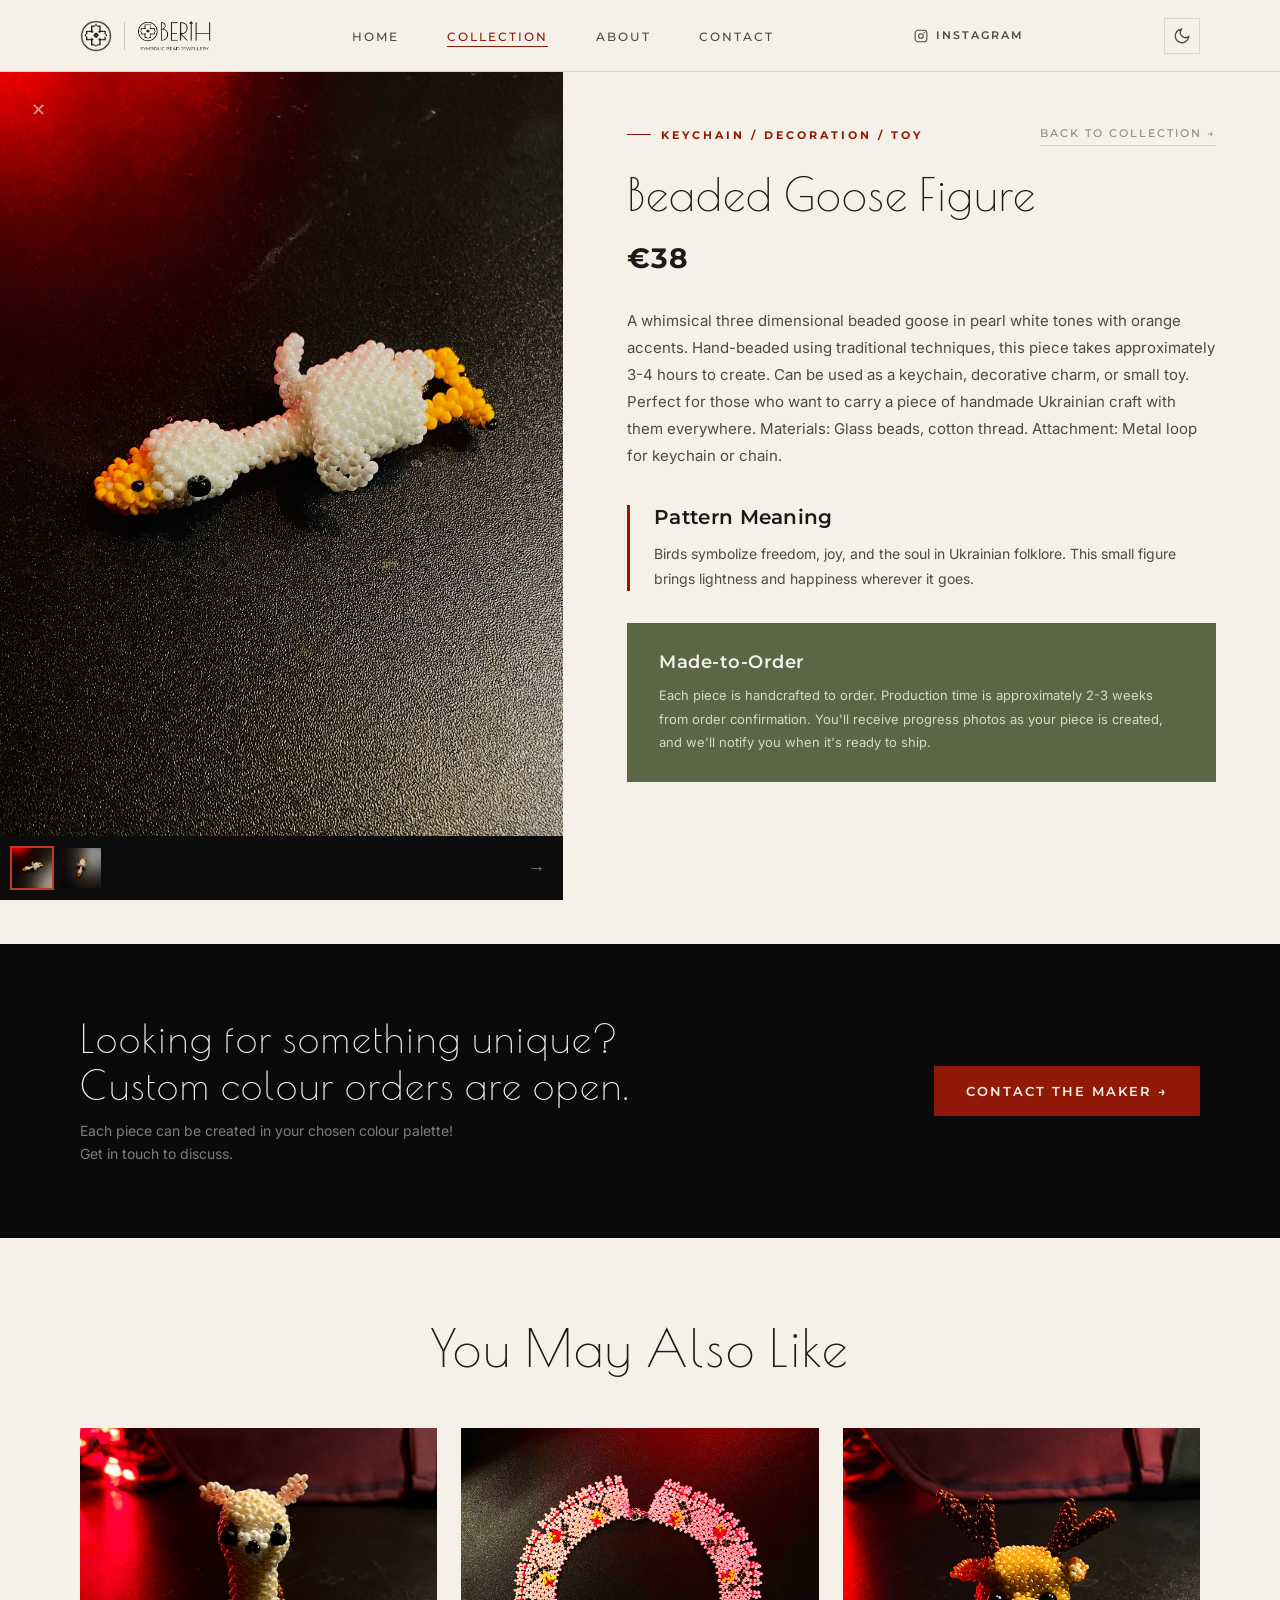
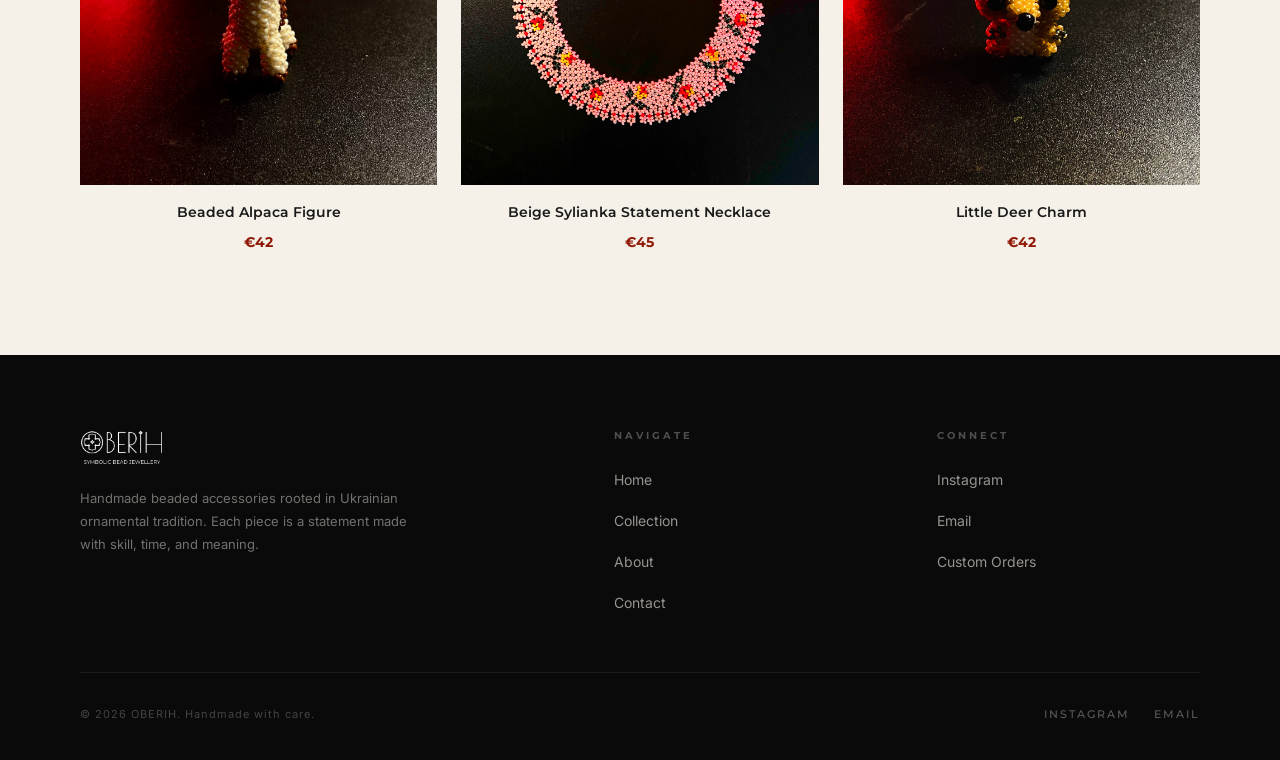
<file: products/goose-figure.html>
<!DOCTYPE html>
<html lang="en">
<head>
  <meta charset="UTF-8">
  <meta name="viewport" content="width=device-width, initial-scale=1.0">
  <meta name="description" content="Handmade Ukrainian bead jewellery rooted in tradition. Discover statement necklaces and custom designs by OBERIH.">
  <link rel="icon" href="../images/ui/favicon.png" type="image/png">

  <script>
    (function() {
      var theme = localStorage.getItem('oberih-theme');
      if (theme) document.documentElement.setAttribute('data-theme', theme);
    })();
  </script>

  <!-- title for each product -->
  <title>Beaded Goose Figure — OBERIH</title>

  <link href="https://fonts.googleapis.com/css2?family=Poiret+One&family=Philosopher:ital@0;1&family=Montserrat:wght@400;500;600;700&family=Inter:wght@300;400;500&display=swap" rel="stylesheet">
  <link rel="stylesheet" href="../css/style.css">
  <link rel="stylesheet" href="../css/pages/product.css">

<script 
  src="https://www.paypal.com/sdk/js?client-id=BAAWQR0yoTWrxs4WtclFqfOnlZCsMUVjEEYwETrEyU-Lhz93j-LYMq3roXECHGzPWXZTLR83bqLZH4vPts&components=hosted-buttons&disable-funding=venmo&currency=EUR">
</script>

</head>
<body>

  <!-- ===== NAVIGATION ===== -->
 <nav class="main-nav">
    <div class="nav-inner">
      <a href="../index.html" class="nav-logo">

<div class="nav-logo-symbol">
  <img src="../images/ui/logo-simple-black.png"
       alt="OBERIH logo symbol"
       class="logo-dark"
       style="width:32px;height:32px;object-fit:contain;">
  <img src="../images/ui/logo-simple-white.png"
       alt="OBERIH logo symbol"
       class="logo-light"
       style="width:32px;height:32px;object-fit:contain;">
</div>


      <div class="nav-logo-divider"></div>
<!-- NEW -->
<div class="nav-logo-words">
  <img src="../images/ui/logo-black.png" alt="OBERIH logo text" class="logo-dark">
  <img src="../images/ui/logo-white.png" alt="OBERIH logo text" class="logo-light">
</div>
      </a>
      <ul class="nav-links">
        <li><a href="../index.html">Home</a></li>
        <li><a href="../collection.html" class="active">Collection</a></li>
        <li><a href="../about.html">About</a></li>
        <li><a href="../contact.html">Contact</a></li>
      </ul>
      <a href="https://instagram.com/oberih.jewellery" target="_blank" class="nav-instagram">
        <svg width="14" height="14" viewBox="0 0 24 24" fill="none" stroke="currentColor" stroke-width="1.8">
          <rect x="2" y="2" width="20" height="20" rx="5" ry="5"/>
          <circle cx="12" cy="12" r="4"/>
          <circle cx="17.5" cy="6.5" r="1.2" fill="currentColor" stroke="none"/>
        </svg>
        Instagram
      </a>

             <!-- Theme toggle button before the hamburger button -->
<button class="theme-toggle" id="themeToggle" aria-label="Toggle dark mode">
  <!-- Sun icon (shown in dark mode — click to go light) -->
  <svg class="theme-icon theme-icon--sun" width="18" height="18" viewBox="0 0 24 24" fill="none" stroke="currentColor" stroke-width="1.8">
    <circle cx="12" cy="12" r="5"/>
    <line x1="12" y1="1" x2="12" y2="3"/>
    <line x1="12" y1="21" x2="12" y2="23"/>
    <line x1="4.22" y1="4.22" x2="5.64" y2="5.64"/>
    <line x1="18.36" y1="18.36" x2="19.78" y2="19.78"/>
    <line x1="1" y1="12" x2="3" y2="12"/>
    <line x1="21" y1="12" x2="23" y2="12"/>
    <line x1="4.22" y1="19.78" x2="5.64" y2="18.36"/>
    <line x1="18.36" y1="5.64" x2="19.78" y2="4.22"/>
  </svg>
  <!-- Moon icon (shown in light mode — click to go dark) -->
  <svg class="theme-icon theme-icon--moon" width="18" height="18" viewBox="0 0 24 24" fill="none" stroke="currentColor" stroke-width="1.8">
    <path d="M21 12.79A9 9 0 1 1 11.21 3 7 7 0 0 0 21 12.79z"/>
  </svg>
</button>


      <button class="nav-hamburger" id="hamburgerBtn" aria-label="Open menu">
        <span></span><span></span><span></span>
      </button>
    </div>
  </nav>

  <div class="mobile-nav" id="mobileNav">
    <button class="mobile-nav-close" id="mobileNavClose">✕</button>
    <a href="../index.html">Home</a>
    <a href="../collection.html">Collection</a>
    <a href="../about.html">About</a>
    <a href="../contact.html">Contact</a>
  </div>


  <!-- ===== PRODUCT SECTION =====
       Left col: image gallery
       Right col: all product info
  -->
  <main class="product-main">

    <!-- LEFT — Image Gallery -->
 <div class="product-gallery">

  <a href="../collection.html" class="gallery-close" aria-label="Back to collection">✕</a>

  <!-- Main image -->
  <div class="gallery-main">
    <img src="../images/products/Beaded-Goose-Figure-1.jpg"
         alt="Beaded Goose Figure"
         class="gallery-main-img"
         id="galleryMainImg">
  </div>

  <!-- Thumbnails + arrow — all inside product-gallery -->
  <div class="gallery-thumbs" id="galleryThumbs">

    <div class="thumb active" data-index="0">
      <img src="../images/products/Beaded-Goose-Figure-1.jpg"
           alt="View 1" class="thumb-img">
    </div>

    <div class="thumb" data-index="1">
      <img src="../images/products/Beaded-Goose-Figure-2.jpg"
           alt="View 2" class="thumb-img">
    </div>

    <button class="thumb-next" id="thumbNext" aria-label="Next image">→</button>

  </div>

</div><!-- /product-gallery -->


    <!-- RIGHT — Product Info -->
    <div class="product-info">

      <!-- Breadcrumb row: category left | back link right -->
      <div class="product-breadcrumb">
        <span class="product-category">Keychain / Decoration / Toy</span>
        <a href="../collection.html" class="back-link">Back to Collection →</a>
      </div>

      <!-- Product name -->
      <h1 class="product-title">Beaded Goose Figure</h1>

      <!-- Price -->
      <p class="product-price">€38</p>

      <!-- Main description -->
      <p class="product-description">
 A whimsical three dimensional beaded goose in pearl white tones with orange accents. Hand-beaded 
using traditional techniques, this piece takes approximately 3-4 hours to create. Can be used as a keychain, 
decorative charm, or small toy. Perfect for those who want to carry a piece of handmade Ukrainian craft with them 
everywhere.

Materials: Glass beads, cotton thread.
Attachment: Metal loop for keychain or chain.
      </p>

      <!-- Pattern meaning block — left border accent -->
      <div class="pattern-meaning">
        <h2 class="pattern-meaning-title">Pattern Meaning</h2>
        <!-- pattern description -->
        <p class="pattern-meaning-body">
Birds symbolize freedom, joy, and the soul in Ukrainian folklore. This small figure brings lightness 
and happiness wherever it goes.
</p>
      </div>

      <!-- Made-to-order notice — olive/sage background box -->
      <div class="made-to-order">
        <h3 class="mto-title">Made-to-Order</h3>
        <p class="mto-body">
          Each piece is handcrafted to order. Production time is approximately
          2-3 weeks from order confirmation. You'll receive progress photos as
          your piece is created, and we'll notify you when it's ready to ship.
        </p>
      </div>

    <!-- PayPal render button -->
    <div id="paypal-container-NVX9YKCYWUDA2" class="paypal-btn-wrap"></div>

    <script>
      paypal.HostedButtons({
        hostedButtonId: "NVX9YKCYWUDA2",
      }).render("#paypal-container-NVX9YKCYWUDA2");
    </script>

  </div>

    </div><!-- /product-info -->

  </main>


  <!-- ===== CTA BANNER ===== -->
  <section class="cta-banner">
    <div class="container">
      <div class="cta-inner">
        <div class="cta-text">
          <h2 class="cta-title">
            Looking for something unique?<br>
            Custom colour orders are open.
          </h2>
          <p class="cta-sub">
            Each piece can be created in your chosen colour palette!<br>
            Get in touch to discuss.
          </p>
        </div>
        <div class="cta-actions">
          <a href="../contact.html" class="btn btn-primary">Contact the Maker →</a>
        </div>
      </div>
    </div>
  </section>


  <!-- ===== YOU MAY ALSO LIKE =====
       Manually link to 3 other products.
  -->
  <section class="related">
    <div class="container">
      <h2 class="related-title">You May Also Like</h2>
      <div class="related-grid">

        <!-- Related 1 -->
         <a href="../products/alpaca-figure.html" class="related-card">
          <div class="related-img-wrap">
            <div class="related-img-placeholder">
            <img src="../images/products/Beaded-Alpaca-Figure-1.jpg" alt="Beaded Alpaca Figure"></div>
          </div>
          <p class="related-name">Beaded Alpaca Figure</p>
          <p class="related-price">€42</p>
        </a>

        <!-- Related 2 -->
        <a href="../products/beige-sylianka-necklace.html" class="related-card">
          <div class="related-img-wrap">
            <div class="related-img-placeholder"> <img src="../images/products/Beige-Sylianka-Statement-Necklace-1.jpg" alt="Autumn Sylianka Statement Necklace 1">
            </div>
          </div>
          <p class="related-name">Beige Sylianka Statement Necklace</p>
          <p class="related-price">€45</p>
        </a>

        <!-- Related 3 -->
        <a href="../products/deer-charm.html" class="related-card">
          <div class="related-img-wrap">
            <div class="related-img-placeholder">
            <img src="../images/products/Little-Deer-Charm-1.jpg" alt="Little-Deer-Charm"></div>
          </div>
          <p class="related-name">Little Deer Charm</p>
          <p class="related-price">€42</p>
        </a>

      </div>
    </div>
  </section>


<!-- ===== FOOTER ===== -->
<footer>
  <div class="container">
    <div class="footer-top">
      <div>
        <div class="footer-logo">

          <!-- ============================================================
               🖼️ 
               ============================================================ -->
  <img src="../images/ui/logo-white.png" alt="OBERIH logo text">

        </div>
        <p class="footer-desc">
          Handmade beaded accessories rooted in Ukrainian ornamental tradition.
          Each piece is a statement made with skill, time, and meaning.
        </p>
      </div>
      <div>
        <p class="footer-col-title">Navigate</p>
        <ul class="footer-links">
<li><a href="../index.html">Home</a></li>
<li><a href="../collection.html">Collection</a></li>
<li><a href="../about.html">About</a></li>
<li><a href="../contact.html">Contact</a></li>
        </ul>
      </div>
      <div>
        <p class="footer-col-title">Connect</p>
        <ul class="footer-links">
          <li><a href="https://instagram.com/oberih.jewellery" target="_blank">Instagram</a></li>
          <li><a href="mailto:oberihjewellery@gmail.com">Email</a></li>
          <li><a href="../contact.html">Custom Orders</a></li>
        </ul>
      </div>
    </div>
    <div class="footer-bottom">
      <p class="footer-copy">© 2026 OBERIH. Handmade with care.</p>
      <div class="footer-social">
        <a href="https://instagram.com/oberih.jewellery" target="_blank">Instagram</a>
        <a href="mailto:oberihjewellery@gmail.com">Email</a>
      </div>
    </div>
  </div>
</footer>

  <script src="../js/main.js"></script>
  <script src="../js/product.js"></script>

</body>
</html>
</file>
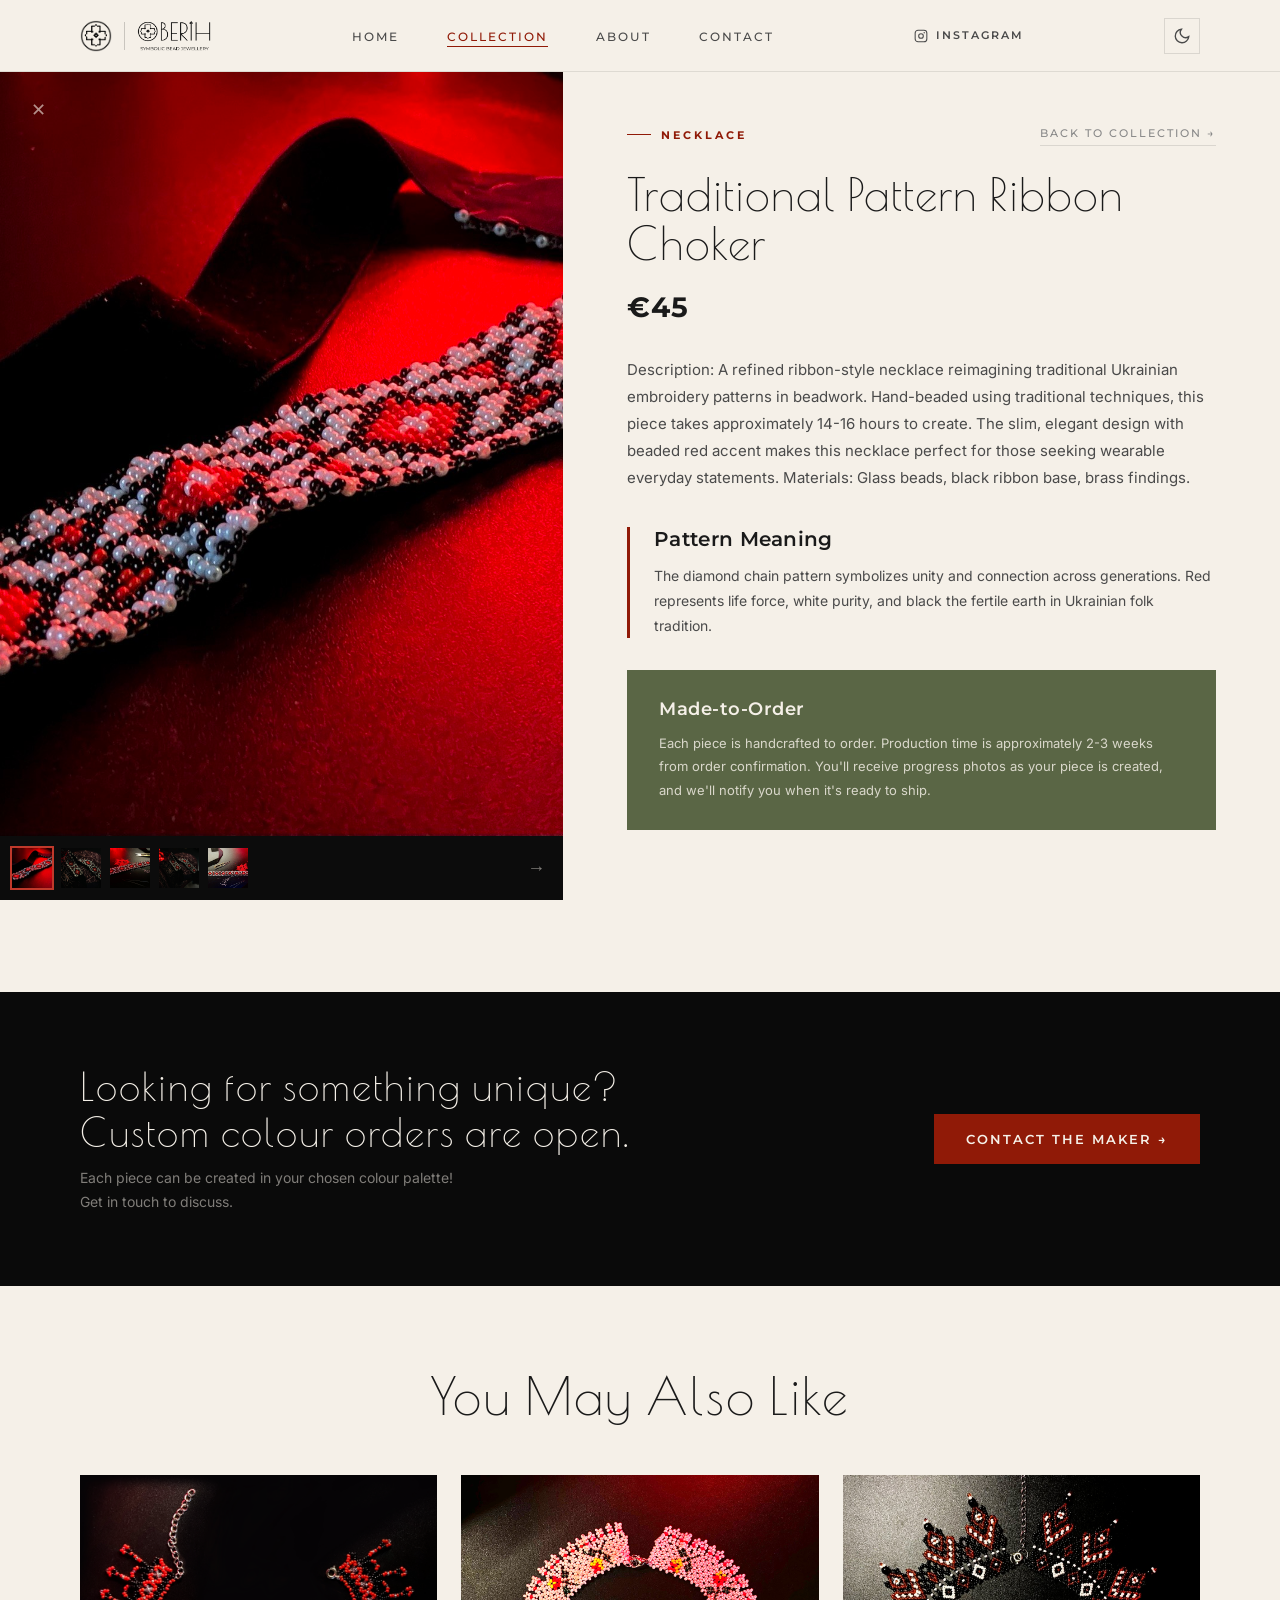
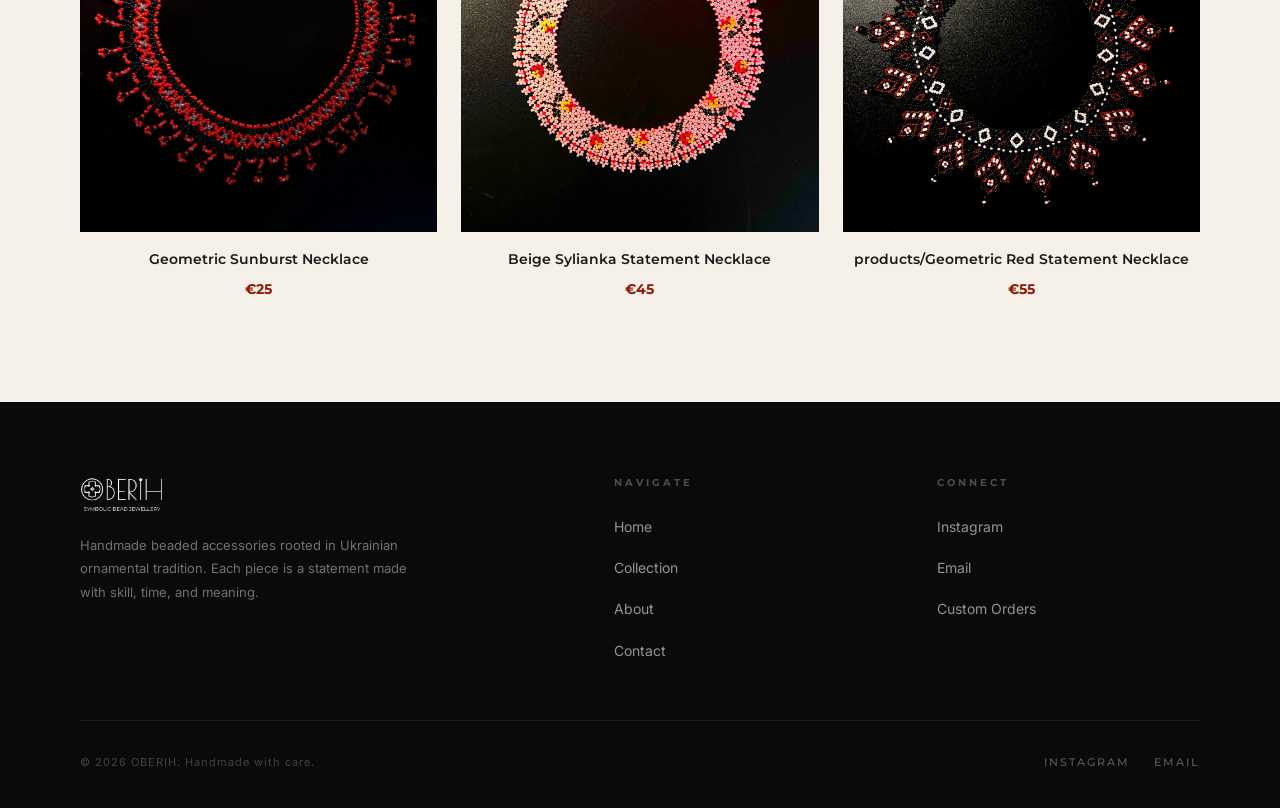
<file: products/ribbon-choker.html>
<!DOCTYPE html>
<html lang="en">
<head>
  <meta charset="UTF-8">
  <meta name="viewport" content="width=device-width, initial-scale=1.0">
  <meta name="description" content="Handmade Ukrainian bead jewellery rooted in tradition. Discover statement necklaces and custom designs by OBERIH.">
    <link rel="icon" href="../images/ui/favicon.png" type="image/png">

    <script>
    (function() {
      var theme = localStorage.getItem('oberih-theme');
      if (theme) document.documentElement.setAttribute('data-theme', theme);
    })();
  </script>

  <!-- title for each product -->
  <title>Traditional Pattern Ribbon Choker — OBERIH</title>

  <link href="https://fonts.googleapis.com/css2?family=Poiret+One&family=Philosopher:ital@0;1&family=Montserrat:wght@400;500;600;700&family=Inter:wght@300;400;500&display=swap" rel="stylesheet">
  <link rel="stylesheet" href="../css/style.css">
  <link rel="stylesheet" href="../css/pages/product.css">

  <script 
  src="https://www.paypal.com/sdk/js?client-id=BAAWQR0yoTWrxs4WtclFqfOnlZCsMUVjEEYwETrEyU-Lhz93j-LYMq3roXECHGzPWXZTLR83bqLZH4vPts&components=hosted-buttons&disable-funding=venmo&currency=EUR">
</script>

</head>
<body>

  <!-- ===== NAVIGATION ===== -->
 <nav class="main-nav">
    <div class="nav-inner">
      <a href="../index.html" class="nav-logo">
<div class="nav-logo-symbol">
  <img src="../images/ui/logo-simple-black.png"
       alt="OBERIH logo symbol"
       class="logo-dark"
       style="width:32px;height:32px;object-fit:contain;">
  <img src="../images/ui/logo-simple-white.png"
       alt="OBERIH logo symbol"
       class="logo-light"
       style="width:32px;height:32px;object-fit:contain;">
</div>


      <div class="nav-logo-divider"></div>
<!-- NEW -->
<div class="nav-logo-words">
  <img src="../images/ui/logo-black.png" alt="OBERIH logo text" class="logo-dark">
  <img src="../images/ui/logo-white.png" alt="OBERIH logo text" class="logo-light">
</div>
      </a>
      <ul class="nav-links">
        <li><a href="../index.html">Home</a></li>
        <li><a href="../collection.html" class="active">Collection</a></li>
        <li><a href="../about.html">About</a></li>
        <li><a href="../contact.html">Contact</a></li>
      </ul>
      <a href="https://instagram.com/oberih.jewellery" target="_blank" class="nav-instagram">
        <svg width="14" height="14" viewBox="0 0 24 24" fill="none" stroke="currentColor" stroke-width="1.8">
          <rect x="2" y="2" width="20" height="20" rx="5" ry="5"/>
          <circle cx="12" cy="12" r="4"/>
          <circle cx="17.5" cy="6.5" r="1.2" fill="currentColor" stroke="none"/>
        </svg>
        Instagram
      </a>

             <!-- Theme toggle button before the hamburger button -->
<button class="theme-toggle" id="themeToggle" aria-label="Toggle dark mode">
  <!-- Sun icon (shown in dark mode — click to go light) -->
  <svg class="theme-icon theme-icon--sun" width="18" height="18" viewBox="0 0 24 24" fill="none" stroke="currentColor" stroke-width="1.8">
    <circle cx="12" cy="12" r="5"/>
    <line x1="12" y1="1" x2="12" y2="3"/>
    <line x1="12" y1="21" x2="12" y2="23"/>
    <line x1="4.22" y1="4.22" x2="5.64" y2="5.64"/>
    <line x1="18.36" y1="18.36" x2="19.78" y2="19.78"/>
    <line x1="1" y1="12" x2="3" y2="12"/>
    <line x1="21" y1="12" x2="23" y2="12"/>
    <line x1="4.22" y1="19.78" x2="5.64" y2="18.36"/>
    <line x1="18.36" y1="5.64" x2="19.78" y2="4.22"/>
  </svg>
  <!-- Moon icon (shown in light mode — click to go dark) -->
  <svg class="theme-icon theme-icon--moon" width="18" height="18" viewBox="0 0 24 24" fill="none" stroke="currentColor" stroke-width="1.8">
    <path d="M21 12.79A9 9 0 1 1 11.21 3 7 7 0 0 0 21 12.79z"/>
  </svg>
</button>


      <button class="nav-hamburger" id="hamburgerBtn" aria-label="Open menu">
        <span></span><span></span><span></span>
      </button>
    </div>
  </nav>

  <div class="mobile-nav" id="mobileNav">
    <button class="mobile-nav-close" id="mobileNavClose">✕</button>
    <a href="../index.html">Home</a>
    <a href="../collection.html">Collection</a>
    <a href="../about.html">About</a>
    <a href="../contact.html">Contact</a>
  </div>


  <!-- ===== PRODUCT SECTION =====
       Left col: image gallery
       Right col: all product info
  -->
  <main class="product-main">

    <!-- LEFT — Image Gallery -->
<div class="product-gallery">

  <a href="../collection.html" class="gallery-close" aria-label="Back to collection">✕</a>

  <div class="gallery-main">
    <img src="../images/products/Traditional-Pattern-Ribbon-Choker-1.jpg"
         alt="Traditional Pattern Ribbon Choker"
         class="gallery-main-img"
         id="galleryMainImg">
  </div>

  <div class="gallery-thumbs" id="galleryThumbs">

    <div class="thumb active" data-index="0">
      <img src="../images/products/Traditional-Pattern-Ribbon-Choker-1.jpg"
           alt="View 1" class="thumb-img">
    </div>
    <div class="thumb" data-index="1">
      <img src="../images/products/Traditional-Pattern-Ribbon-Choker-2.jpg"
           alt="View 2" class="thumb-img">
    </div>
    <div class="thumb" data-index="2">
      <img src="../images/products/Traditional-Pattern-Ribbon-Choker-3.jpg"
           alt="View 3" class="thumb-img">
    </div>
    <div class="thumb" data-index="3">
      <img src="../images/products/Traditional-Pattern-Ribbon-Choker-4.jpg"
           alt="View 4" class="thumb-img">
    </div>
    <div class="thumb" data-index="4">
      <img src="../images/products/Traditional-Pattern-Ribbon-Choker-5.jpg"
           alt="View 4" class="thumb-img">
    </div>

    <button class="thumb-next" id="thumbNext" aria-label="Next image">→</button>

  </div>

</div><!-- /product-gallery -->


    <!-- RIGHT — Product Info -->
    <div class="product-info">

      <!-- Breadcrumb row: category left | back link right -->
      <div class="product-breadcrumb">
        <span class="product-category">Necklace</span>
        <a href="../collection.html" class="back-link">Back to Collection →</a>
      </div>

      <!-- Product name -->
      <h1 class="product-title">Traditional Pattern Ribbon Choker</h1>

      <!-- Price -->
      <p class="product-price">€45</p>

      <!-- Main description -->
      <p class="product-description">
Description: A refined ribbon-style necklace reimagining traditional Ukrainian embroidery patterns in beadwork. 
Hand-beaded using traditional techniques, this piece takes approximately 14-16 hours to create. The slim, elegant 
design with beaded red accent makes this necklace perfect for those seeking wearable everyday statements.

Materials: Glass beads, black ribbon base, brass findings.
      </p>

      <!-- Pattern meaning block — left border accent -->
      <div class="pattern-meaning">
        <h2 class="pattern-meaning-title">Pattern Meaning</h2>
        <!-- pattern description -->
        <p class="pattern-meaning-body">
The diamond chain pattern symbolizes unity and connection across generations. Red represents life 
force, white purity, and black the fertile earth in Ukrainian folk tradition.
</p>
      </div>

      <!-- Made-to-order notice — olive/sage background box -->
      <div class="made-to-order">
        <h3 class="mto-title">Made-to-Order</h3>
        <p class="mto-body">
          Each piece is handcrafted to order. Production time is approximately
          2-3 weeks from order confirmation. You'll receive progress photos as
          your piece is created, and we'll notify you when it's ready to ship.
        </p>
      </div>

  <!-- PAYMENT SECTION -->
  <div class="buy-section">

 

    <!-- PayPal render button -->
    <div id="paypal-container-HBGK5YL57TM4E" class="paypal-btn-wrap"></div>

    <script>
      paypal.HostedButtons({
        hostedButtonId: "HBGK5YL57TM4E",
      }).render("#paypal-container-HBGK5YL57TM4E");
    </script>

  </div>

    </div><!-- /product-info -->

  </main>


  <!-- ===== CTA BANNER ===== -->
  <section class="cta-banner">
    <div class="container">
      <div class="cta-inner">
        <div class="cta-text">
          <h2 class="cta-title">
            Looking for something unique?<br>
            Custom colour orders are open.
          </h2>
          <p class="cta-sub">
            Each piece can be created in your chosen colour palette!<br>
            Get in touch to discuss.
          </p>
        </div>
        <div class="cta-actions">
          <a href="../contact.html" class="btn btn-primary">Contact the Maker →</a>
        </div>
      </div>
    </div>
  </section>


  <!-- ===== YOU MAY ALSO LIKE =====
       Manually link to 3 other products.

  -->
  <section class="related">
    <div class="container">
      <h2 class="related-title">You May Also Like</h2>
      <div class="related-grid">

        <!-- Related 1 -->
        <a href="../products/geometric-sunburst-necklace.html" class="related-card">
          <div class="related-img-wrap">
            <div class="related-img-placeholder">
            <img src="../images/products/Geometric-Sunburst-Necklace-1.png" alt="Geometric Sunburst Necklace"></div>
          </div>
          <p class="related-name">Geometric Sunburst Necklace</p>
          <p class="related-price">€25</p>
        </a>

        <!-- Related 2 -->
        <a href="../products/beige-sylianka-necklace.html" class="related-card">
          <div class="related-img-wrap">
            <div class="related-img-placeholder"> <img src="../images/products/Beige-Sylianka-Statement-Necklace-1.jpg" alt="Autumn Sylianka Statement Necklace 1">
            </div>
          </div>
          <p class="related-name">Beige Sylianka Statement Necklace</p>
          <p class="related-price">€45</p>
        </a>

                <!-- Related 3 -->
        <a href="../products/geometric-red-necklace.html" class="related-card">
          <div class="related-img-wrap">
            <div class="related-img-placeholder">
            <img src="../images/products/Geometric-Red-Statement-Necklace-1.jpg" alt="products/Geometric Red Statement Necklace"></div>
          </div>
          <p class="related-name">products/Geometric Red Statement Necklace</p>
          <p class="related-price">€55</p>
        </a>



      </div>
    </div>
  </section>


<!-- ===== FOOTER ===== -->
<footer>
  <div class="container">
    <div class="footer-top">
      <div>
        <div class="footer-logo">

          <!-- ============================================================
               🖼️ 
               ============================================================ -->
  <img src="../images/ui/logo-white.png" alt="OBERIH logo text">

        </div>
        <p class="footer-desc">
          Handmade beaded accessories rooted in Ukrainian ornamental tradition.
          Each piece is a statement made with skill, time, and meaning.
        </p>
      </div>
      <div>
        <p class="footer-col-title">Navigate</p>
        <ul class="footer-links">
<li><a href="../index.html">Home</a></li>
<li><a href="../collection.html">Collection</a></li>
<li><a href="../about.html">About</a></li>
<li><a href="../contact.html">Contact</a></li>
        </ul>
      </div>
      <div>
        <p class="footer-col-title">Connect</p>
        <ul class="footer-links">
          <li><a href="https://instagram.com/oberih.jewellery" target="_blank">Instagram</a></li>
          <li><a href="mailto:oberihjewellery@gmail.com">Email</a></li>
          <li><a href="../contact.html">Custom Orders</a></li>
        </ul>
      </div>
    </div>
    <div class="footer-bottom">
      <p class="footer-copy">© 2026 OBERIH. Handmade with care.</p>
      <div class="footer-social">
        <a href="https://instagram.com/oberih.jewellery" target="_blank">Instagram</a>
        <a href="mailto:oberihjewellery@gmail.com">Email</a>
      </div>
    </div>
  </div>
</footer>

  <script src="../js/main.js"></script>
  <script src="../js/product.js"></script>

</body>
</html>
</file>
<file: css/style.css>
/* ===== INTRO VIDEO OVERLAY ===== */
#introOverlay {
  position: fixed;
  top: 0;
  left: 0;
  width: 100%;
  height: 100%;
  background: #FAF8F4;
  display: flex;
  align-items: center;
  justify-content: center;
  z-index: 9999;
  opacity: 1;
  transition: opacity 1s ease;
}

#introOverlay.fade-out {
  opacity: 0;
  pointer-events: none;
}

/* Video stays its real size */
#introVideo {
  max-width: 90%;
  max-height: 90%;
  object-fit: contain;
}


/* ── LIGHT THEME (default) ── */
:root {
  /* Fonts */
  --font-logo:    'Poiret One', cursive;
  --font-heading: 'Montserrat', sans-serif;
  --font-body:    'Inter', sans-serif;
  --font-accent:  'Philosopher', serif;

  /* Font sizes */
  --size-h1:    72px;
  --size-h2:    40px;
  --size-h3:    24px;
  --size-h4:    14px;
  --size-body:  16px;
  --size-small: 14px;
  --size-label: 12px;

  /* Brand colours */
  --cream:        #F5F0E8;
  --cream-dark:   #EDE8DF;
  --black:        #0a0a0a;
  --charcoal:     #111111;
  --red:          #901A07;
  --red-bright:   #C0392B;
  --text-dark:    #1a1a1a;
  --text-mid:     #4a4a4a;
  --text-muted:   #888888;
  --border:       rgba(26,26,26,0.12);

  /* UI surfaces */
  --bg-page:      #F5F0E8;
  --bg-section:   #EDE8DF;
  --bg-nav:       #F5F0E8;
  --nav-border:   rgba(26,26,26,0.1);

  /* Layout */
  --nav-height:       72px;
  --section-pad-v:    100px;
  --section-pad-h:    80px;
  --container-max:    1280px;
}

/* ── DARK THEME ── */
[data-theme="dark"] {
  --cream:        #f0ece3;
  --cream-dark:   #2a2a2a;
  --black:        #0a0a0a;
  --charcoal:     #1a1a1a;
  --red:          #8B1A1A;
  --red-bright:   #C0392B;
  --text-dark:    #f0ece3;
  --text-mid:     rgba(240,236,227,0.7);
  --text-muted:   rgba(240,236,227,0.4);
  --border:       rgba(240,236,227,0.1);

  --bg-page:      #0a0a0a;
  --bg-section:   #111111;
  --bg-nav:       #0a0a0a;
  --nav-border:   rgba(240,236,227,0.08);
}


 
    /* =====================================================
       RESET & BASE
       ===================================================== */
    *, *::before, *::after { margin: 0; padding: 0; box-sizing: border-box; }
    html { scroll-behavior: smooth; }
 
    body {
   background: var(--bg-page);   /* was: var(--cream) */
  color: var(--text-dark);
      font-family: var(--font-body);
      font-size: var(--size-body);
      font-weight: 400;
      line-height: 1.7;
      overflow-x: hidden;
    }
 
    img {
      display: block;
      width: 100%;
      height: 100%;
      object-fit: cover;
    }
 
    a { text-decoration: none; color: inherit; }
 
    /* =====================================================
       TYPOGRAPHY  matching your variables exactly
       ===================================================== */
    .logo-text {
      font-family: var(--font-logo);
      font-size: 28px;
      font-weight: 400;
      letter-spacing: 3px;
    }
 
    h1 {
      font-family: var(--font-logo);
      font-size: var(--size-h1);
      font-weight: 400;
      letter-spacing: 4px;
      line-height: 1.05;
    }
 
    h2 {
      font-family: var(--font-heading);
      font-size: var(--size-h2);
      font-weight: 600;
      letter-spacing: 1px;
      line-height: 1.2;
    }
 
    h3 {
      font-family: var(--font-heading);
      font-size: var(--size-h3);
      font-weight: 600;
      letter-spacing: 0.5px;
      line-height: 1.3;
    }
 
    p {
      font-family: var(--font-body);
      font-size: var(--size-body);
      font-weight: 400;
      line-height: 1.7;
      color: var(--text-mid);
    }
 
    /* Eyebrow label — small caps above headings */
    .eyebrow {
      font-family: var(--font-heading);
      font-size: var(--size-label);
      font-weight: 700;
      letter-spacing: 2.5px;
      text-transform: uppercase;
      color: var(--red);
      display: flex;
      align-items: center;
      gap: 10px;
      margin-bottom: 14px;
    }
 
    .eyebrow::before {
      content: '';
      display: inline-block;
      width: 28px;
      height: 1px;
      background: var(--red);
      flex-shrink: 0;
    }
 
    /* =====================================================
       BUTTONS
       ===================================================== */
    .btn {
      display: inline-flex;
      align-items: center;
      gap: 10px;
      font-family: var(--font-heading);
      font-size: 13px;
      font-weight: 600;
      letter-spacing: 2px;
      text-transform: uppercase;
      cursor: pointer;
      transition: all 0.25s ease;
      border: none;
      outline: none;
    }
 
    .btn-primary {
      background: var(--red);
      color: var(--cream);
      padding: 14px 32px;
    }
    .btn-primary:hover { background: var(--red-bright); }
 
    .btn-outline {
      background: transparent;
      color: var(--text-dark);
      padding: 13px 32px;
      border: 1.5px solid var(--text-dark);
    }
    .btn-outline:hover {
      background: var(--text-dark);
      color: var(--cream);
    }
 
    .btn-ghost {
      background: transparent;
      color: var(--text-dark);
      padding: 0;
      font-size: 12px;
      letter-spacing: 2px;
    }
    .btn-ghost::after {
      content: '→';
      font-size: 16px;
      transition: transform 0.25s;
    }
    .btn-ghost:hover::after { transform: translateX(5px); }
 
    .btn-outline-light {
      background: transparent;
      color: var(--cream);
      padding: 13px 32px;
      border: 1.5px solid rgba(245,240,232,0.5);
    }
    .btn-outline-light:hover {
      background: rgba(245,240,232,0.1);
      border-color: var(--cream);
    }
 
    /* =====================================================
       LAYOUT HELPERS
       ===================================================== */
    .container {
      width: 100%;
      max-width: var(--container-max);
      margin: 0 auto;
      padding: 0 var(--section-pad-h);
    }
 
    /* =====================================================
       NAVIGATION
       Matches wireframe: logo left | links centre | instagram right
       ===================================================== */
/* ── THEME TOGGLE BUTTON ───────────────────────────── */

.theme-toggle {
  background: none;
  border: 1px solid var(--border);
  cursor: pointer;
  width: 36px;
  height: 36px;
  display: flex;
  align-items: center;
  justify-content: center;
  color: var(--text-mid);
  transition: color 0.2s, border-color 0.2s;
  flex-shrink: 0;
}

.theme-toggle:hover {
  color: var(--text-dark);
  border-color: var(--text-dark);
}

/* Show/hide correct icon based on current theme */

/* Light mode: show moon (to switch to dark) */
.theme-icon--sun  { display: none; }
.theme-icon--moon { display: block; }

/* Dark mode: show sun (to switch to light) */
[data-theme="dark"] .theme-icon--sun  { display: block; }
[data-theme="dark"] .theme-icon--moon { display: none; }




    .main-nav {
      position: fixed;
      top: 0; left: 0; right: 0;
      z-index: 200;
      height: var(--nav-height);
  background: var(--bg-nav);
  border-bottom: 1px solid var(--nav-border);
      display: flex;
      align-items: center;
    }
 
    .nav-inner {
      width: 100%;
      max-width: var(--container-max);
      margin: 0 auto;
      padding: 0 var(--section-pad-h);
      display: flex;
      align-items: center;
      justify-content: space-between;
    }
 
    /* Logo: symbol + divider + brand name + tagline */
    .nav-logo {
      display: flex;
      align-items: center;
      gap: 12px;
    }
 
    .nav-logo-symbol svg {
      width: 36px;
      height: 36px;
    }
 
    .nav-logo-divider {
      width: 1px;
      height: 28px;
      background: rgba(26,26,26,0.2);
    }
 
.nav-logo-words {
  display: flex;
  align-items: center; /* centers image vertically */
}

.nav-logo-words img {
  height: 36px;
  width: auto;
  object-fit: contain;
}

    .nav-brand {
      font-family: var(--font-logo);
      font-size: 22px;
      letter-spacing: 3px;
      color: var(--text-dark);
      line-height: 1;
    }
 
    .nav-tagline {
      font-family: var(--font-heading);
      font-size: 8px;
      letter-spacing: 2px;
      text-transform: uppercase;
      color: var(--text-muted);
    }
 
    /* Centre nav links */
    .nav-links {
      display: flex;
      align-items: center;
      gap: 48px;
      list-style: none;
    }
 
    .nav-links a {
      font-family: var(--font-heading);
      font-size: 12px;
      font-weight: 500;
      letter-spacing: 2px;
      text-transform: uppercase;
      color: var(--text-mid);
      position: relative;
      padding-bottom: 3px;
      transition: color 0.2s;
    }
 
    .nav-links a::after {
      content: '';
      position: absolute;
      bottom: 0; left: 0;
      width: 0; height: 1px;
      background: var(--red);
      transition: width 0.25s;
    }
 
    .nav-links a:hover,
    .nav-links a.active { color: var(--text-dark); }
    .nav-links a:hover::after,
    .nav-links a.active::after { width: 100%; }
    .nav-links a.active { color: var(--red); }
 
    /* Instagram right */
    .nav-instagram {
      display: flex;
      align-items: center;
      gap: 8px;
      font-family: var(--font-heading);
      font-size: 11px;
      font-weight: 600;
      letter-spacing: 2px;
      text-transform: uppercase;
      color: var(--text-mid);
      transition: color 0.2s;
    }
    .nav-instagram:hover { color: var(--red); }
 
    /* Mobile hamburger (hidden on desktop) */
    .nav-hamburger {
      display: none;
      flex-direction: column;
      gap: 5px;
      cursor: pointer;
      background: none;
      border: none;
      padding: 4px;
    }
    .nav-hamburger span {
      display: block;
      width: 24px;
      height: 1.5px;
      background: var(--text-dark);
      transition: all 0.3s;
    }
 
    /* =====================================================
       HERO SECTION
       Wireframe: full-width photo + centred logo symbol overlay
       ===================================================== */
    .hero {
      margin-top: var(--nav-height);
      position: relative;
      width: 100%;
      height: 320px;             /* adjust 420px */
      overflow: hidden;
      background: var(--charcoal);
    }
 

    .hero-img {
      position: absolute;
      inset: 0;
      width: 100%;
      height: 100%;
      object-fit: cover;
      object-position: center;
      opacity: 0.85;
    }
 
    /* Dark gradient so symbol reads on top */
    .hero-overlay {
      position: absolute;
      inset: 0;
      background: linear-gradient(
        to bottom,
        rgba(10,10,10,0.35) 0%,
        rgba(10,10,10,0.5)  100%
      );
    }
 
    /* Centred symbol */
    .hero-symbol {
      position: absolute;
      inset: 0;
      display: flex;
      align-items: center;
      justify-content: center;
      z-index: 2;
    }
 
    .hero-symbol svg {
      width: 180px;
      height: 180px;
      opacity: 0.92;
      filter: drop-shadow(0 0 30px rgba(139,26,26,0.4));
    }
 
    /* placeholder stand-in until you add real photo */
    .hero-placeholder {
      position: absolute;
      inset: 0;
      background: #111;
      display: flex;
      align-items: center;
      justify-content: center;
    }
 
    .hero-placeholder-label {
      font-family: var(--font-accent);
      font-style: italic;
      font-size: 14px;
      color: rgba(245,240,232,0.2);
      letter-spacing: 2px;
      position: absolute;
      bottom: 24px;
      left: 50%;
      transform: translateX(-50%);
      white-space: nowrap;
    }
 
    /* =====================================================
       INTRO SECTION
       Wireframe: left = large photo | right = text + CTAs
       ===================================================== */
    .intro {
      padding: var(--section-pad-v) 0;
  background: var(--bg-page);
    }
 
    .intro-inner {
      display: grid;
      grid-template-columns: 1fr 1fr;
      gap: 80px;
      align-items: center;
    }
 
  
    .intro-img-wrap {
      aspect-ratio: 4 / 4;
      overflow: hidden;
      background: #1a1a1a;
      position: relative;
    }
 
    .intro-img-placeholder {
      width: 100%;
      height: 100%;
      background: radial-gradient(ellipse at 50% 40%, rgba(139,26,26,0.25) 0%, #111 70%);
      display: flex;
      align-items: center;
      justify-content: center;
    }
 
    .img-label {
      font-family: var(--font-accent);
      font-style: italic;
      font-size: 13px;
      color: rgba(245,240,232,0.2);
      letter-spacing: 1px;
    }
 
    
 
    .intro-title {
      font-family: var(--font-logo);
      font-size: clamp(40px, 5vw, 68px);
      font-weight: 400;
      letter-spacing: 2px;
      line-height: 1.05;
      color: var(--text-dark);
      margin-bottom: 12px;
    }
 
    .intro-title .accent {
      font-family: var(--font-accent);
      font-style: italic;
      color: var(--red-bright);
      letter-spacing: 1px;
    }
 
    .intro-subtitle {
      font-family: var(--font-heading);
      font-size: 20px;
      font-weight: 600;
      letter-spacing: 0.5px;
      color: var(--text-dark);
      margin-bottom: 28px;
      line-height: 1.35;
    }
 
    .intro-body {
      color: var(--text-mid);
      margin-bottom: 12px;
    }
 
    .intro-body + .intro-body { margin-bottom: 40px; }
 
    .intro-ctas {
      display: flex;
      align-items: center;
      gap: 24px;
      flex-wrap: wrap;
    }
 
    /* =====================================================
       FEATURED COLLECTION
       Wireframe: centred heading | 3-col grid | view all btn
       ===================================================== */
    .featured {
      padding: var(--section-pad-v) 0;
       background: var(--bg-section);
    }
 
    .featured-header {
      text-align: center;
      margin-bottom: 64px;
    }
 
    .featured-header h2 {
      font-family: var(--font-logo);
      font-size: clamp(36px, 4vw, 56px);
      font-weight: 400;
      letter-spacing: 3px;
      color: var(--text-dark);
      margin-bottom: 10px;
    }
 
    .featured-header .sub {
      font-family: var(--font-body);
      font-size: 14px;
      color: var(--text-muted);
      letter-spacing: 1px;
    }
 
    /* 3 equal columns */
    .product-grid {
      display: grid;
      grid-template-columns: repeat(3, 1fr);
      gap: 28px;
      margin-bottom: 56px;
    }
 
    .product-card {
  background: var(--bg-page);
      position: relative;
      overflow: hidden;
      cursor: pointer;
      border: 1px solid rgba(26,26,26,0.08);
  transition: box-shadow 0.25s, transform 0.25s;
    }
 
   
    .card-img-wrap {
      aspect-ratio: 1 / 1;
      overflow: hidden;
      position: relative;
    }
 

 
    .product-card:hover .card-img-placeholder {
      transform: scale(1.04);
    }
 
    /* Hover overlay */
    .card-hover {
      position: absolute;
      inset: 0;
      background: rgba(139,26,26,0.55);
      display: flex;
      align-items: center;
      justify-content: center;
      opacity: 0;
      transition: opacity 0.3s ease;
        pointer-events: none;
    }
 
    .product-card:hover .card-hover { opacity: 1; }
 
    .card-hover-text {
      font-family: var(--font-heading);
      font-size: 11px;
      font-weight: 600;
      letter-spacing: 3px;
      text-transform: uppercase;
  background: var(--bg-page);
      border: 1px solid rgba(245,240,232,0.6);
      padding: 10px 22px;
    }
 
    .card-info {
      padding: 18px 0 4px;
      text-align: center;
    }
 
    .card-name {
      font-family: var(--font-heading);
      font-size: 14px;
      font-weight: 500;
      letter-spacing: 0.5px;
      color: var(--text-dark);
      margin-bottom: 6px;
    }
 
    .card-price {
      font-family: var(--font-heading);
      font-size: 18px;
      font-weight: 700;
      color: var(--red);
      letter-spacing: 1px;
    }
 
    .featured-cta {
      text-align: center;
    }
 
    /* =====================================================
       CRAFT / STATS SECTION
       Wireframe: dark red bg | left=text | right=4 big stats
       ===================================================== */
    .craft {
      background: var(--red);
      padding: var(--section-pad-v) 0;
      position: relative;
      overflow: hidden;
    }
 
    /* big watermark text behind */

.craft::before {
  content: "";
  position: absolute;

  top: 50%;
  right: -40px;
  transform: translateY(-50%);

  width: 600px;   /* control size */
  height: 600px;

  background: url("../images/ui/logo-simple-black.png") no-repeat center;
  background-size: contain;

  opacity: 0.09; /* transparency ( 0.05–0.2) */

  pointer-events: none;
  z-index: 0;
}
 
    .craft-inner {
      display: grid;
      grid-template-columns: 1fr 1fr;
      gap: 80px;
      align-items: center;
      position: relative;
      z-index: 1;
    }
 
    .craft-text .eyebrow { color: rgba(245,240,232,0.6); }
    .craft-text .eyebrow::before { background: rgba(245,240,232,0.4); }
 
    .craft-title {
      font-family: var(--font-logo);
      font-size: clamp(32px, 3.5vw, 50px);
      font-weight: 400;
      letter-spacing: 2px;
      color: var(--cream);
      line-height: 1.1;
      margin-bottom: 24px;
    }
 
    .craft-body {
      font-size: 15px;
      line-height: 1.8;
      color: rgba(245,240,232,0.75);
      margin-bottom: 36px;
      max-width: 420px;
    }
 
    /* 2×2 stats grid */
    .stats-grid {
      display: grid;
      grid-template-columns: 1fr 1fr;
      gap: 2px;
    }
 
    .stat-card {
      background: rgba(0,0,0,0.2);
      padding: 36px 28px;
      text-align: center;
      transition: background 0.25s;
    }
 
    .stat-card:hover { background: rgba(0,0,0,0.3); }
 
    .stat-number {
      font-family: var(--font-logo);
      font-size: 56px;
      font-weight: 400;
      color: var(--cream);
      line-height: 1;
      margin-bottom: 10px;
      letter-spacing: 1px;
    }
 
    .stat-label {
      font-family: var(--font-heading);
      font-size: 10px;
      font-weight: 700;
      letter-spacing: 2px;
      text-transform: uppercase;
      color: rgba(245,240,232,0.55);
      line-height: 1.5;
    }
 
    /* =====================================================
       JEWELLERY FEATURE IMAGE
       Wireframe: centred large product photo on cream bg
       ===================================================== */
    .feature-img-section {
      background: var(--bg-page);
      padding: 0;
      overflow: hidden;
      position: relative;
  width: 100%;
  height: auto;   /* KEY FIX */
  display: flex;      
      align-items: center;
      justify-content: center;
        padding-bottom: 0;
  margin-bottom: 0;
    margin-top: 5%;

    }


 
 
 
    /* =====================================================
       CTA BANNER
       Wireframe: dark bg | text left | button right
       ===================================================== */
    .cta-banner {
        margin-top: 0;
      background: var(--black);
      padding: 72px 0;
    }
 
    .cta-inner {
      display: flex;
      align-items: center;
      justify-content: space-between;
      gap: 60px;
    }
 
  
 
    .cta-title {
      font-family: var(--font-logo);
      font-size: clamp(26px, 3vw, 40px);
      font-weight: 400;
      letter-spacing: 2px;
      color: var(--cream);
      margin-bottom: 10px;
      line-height: 1.2;
    }
 
    .cta-sub {
      font-size: 14px;
      color: rgba(245,240,232,0.5);
    }
 
    .cta-actions {
      display: flex;
      align-items: center;
      gap: 16px;
      flex-shrink: 0;
    }


    
 
    /* =====================================================
       INSTAGRAM SECTION
       Wireframe: header row | 4-tile grid
       ===================================================== */
    .instagram {
      padding: var(--section-pad-v) 0 0;
      background: var(--cream);
    }
 
    .insta-header {
      display: flex;
      align-items: flex-end;
      justify-content: space-between;
      margin-bottom: 32px;
    }
 
    .insta-handle {
      font-family: var(--font-logo);
      font-size: clamp(28px, 3vw, 40px);
      font-weight: 400;
      letter-spacing: 2px;
      color: var(--text-dark);
    }
 
    /* 4-column grid */
    .insta-grid {
      display: grid;
      grid-template-columns: repeat(4, 1fr);
      gap: 0;
    }
 
    .insta-tile {
      aspect-ratio: 4 / 5;
      overflow: hidden;
      position: relative;
      background: var(--charcoal);
      cursor: pointer;
    }
 
    .insta-tile::after {
      content: '';
      position: absolute;
      inset: 0;
      background: rgba(139,26,26,0.55);
      opacity: 0;
      transition: opacity 0.3s;
    }
 
    .insta-tile:hover::after { opacity: 1; }
 
    .insta-tile-bg {
      width: 100%;
      height: 100%;
    }
 
    /* =====================================================
       FOOTER
       Wireframe: logo+desc left | navigate col | connect col
       ===================================================== */
    footer {
      background: var(--black);
      padding: 72px 0 36px;
    }
 
    .footer-top {
      display: grid;
      grid-template-columns: 1.8fr 1fr 1fr;
      gap: 60px;
      padding-bottom: 56px;
      border-bottom: 1px solid rgba(245,240,232,0.08);
      margin-bottom: 32px;
    }
 
    .footer-logo {
  display: flex;
  align-items: center; /* centers image vertically */
        margin-bottom: 20px;

}

.footer-logo img {
  height: 40px;
  width: auto;
  object-fit: contain;
}
  

 
    .footer-desc {
      font-size: 13px;
      line-height: 1.8;
      color: rgba(245,240,232,0.45);
      max-width: 340px;
    }
 
    .footer-col-title {
      font-family: var(--font-heading);
      font-size: 10px;
      font-weight: 700;
      letter-spacing: 3px;
      text-transform: uppercase;
      color: rgba(245,240,232,0.3);
      margin-bottom: 22px;
    }
 
    .footer-links {
      list-style: none;
      display: flex;
      flex-direction: column;
      gap: 14px;
    }
 
    .footer-links a {
      font-family: var(--font-body);
      font-size: 14px;
      color: rgba(245,240,232,0.6);
      transition: color 0.2s;
    }
 
    .footer-links a:hover { color: var(--cream); }
 
    .footer-bottom {
      display: flex;
      align-items: center;
      justify-content: space-between;
    }
 
    .footer-copy {
      font-size: 11px;
      letter-spacing: 1px;
      color: rgba(245,240,232,0.25);
    }
 
    .footer-social {
      display: flex;
      gap: 24px;
    }
 
    .footer-social a {
      font-family: var(--font-heading);
      font-size: 11px;
      font-weight: 500;
      letter-spacing: 2px;
      text-transform: uppercase;
      color: rgba(245,240,232,0.35);
      transition: color 0.2s;
    }
 
    .footer-social a:hover { color: var(--cream); }
 
    /* =====================================================
       MOBILE NAV DRAWER (JS toggles .nav-open on body)
       ===================================================== */
    .mobile-nav {
      display: none;
      position: fixed;
      inset: 0;
      background: var(--cream);
      z-index: 300;
      padding: 100px 40px 40px;
      flex-direction: column;
      gap: 32px;
    }
 
    .mobile-nav.open { display: flex; }
 
    .mobile-nav a {
      font-family: var(--font-logo);
      font-size: 36px;
      letter-spacing: 3px;
      color: var(--text-dark);
      border-bottom: 1px solid var(--border);
      padding-bottom: 20px;
    }
 
    .mobile-nav-close {
      position: absolute;
      top: 24px;
      right: 32px;
      background: none;
      border: none;
      font-size: 28px;
      cursor: pointer;
      color: var(--text-dark);
    }
 
    /* =====================================================
       RESPONSIVE
       ===================================================== */
    @media (max-width: 1024px) {
      :root {
        --section-pad-h: 48px;
        --section-pad-v: 72px;
      }
      .intro-inner,
      .craft-inner { grid-template-columns: 1fr; gap: 48px; }
      .intro-img-wrap { aspect-ratio: 16/9; }
      .product-grid { gap: 16px; }
    }
 
    @media (max-width: 768px) {
      :root {
        --size-h1: 48px;
        --size-h2: 32px;
        --size-h3: 20px;
        --section-pad-h: 24px;
        --section-pad-v: 60px;
      }
 .nav-logo-words img {
    height: 28px;
  }

      .nav-links,
      .nav-instagram { display: none; }
      .nav-hamburger { display: flex; }
 
      .product-grid { grid-template-columns: 1fr; }
      .stats-grid { grid-template-columns: 1fr 1fr; }
      .insta-grid { grid-template-columns: repeat(2, 1fr); }
      .footer-top { grid-template-columns: 1fr; gap: 36px; }
      .cta-inner { flex-direction: column; text-align: center; }
      .hero { height: 320px; }
      .hero-symbol svg { width: 120px; height: 120px; }
      .craft::before { display: none; }
    }





    

    /* =====================================================
   DARK THEME OVERRIDES
   components that need more than just
   variable swaps. images, nav logo, form inputs etc.
   ===================================================== */

/* Nav logo swap black PNG for white PNG */

.logo-light { display: none; }
.logo-dark  { display: block; }

/* Dark mode — hide dark logos, show light logos */
[data-theme="dark"] .logo-dark  { display: none; }
[data-theme="dark"] .logo-light { display: block; }



/* Nav links colour */
[data-theme="dark"] .nav-links a {
  color: rgba(240,236,227,0.7);
}
[data-theme="dark"] .nav-links a:hover,
[data-theme="dark"] .nav-links a.active {
  color: var(--cream);
}

[data-theme="dark"] .nav-instagram {
  color: rgba(240,236,227,0.6);
}

/* Hamburger bars */
[data-theme="dark"] .nav-hamburger span {
  background: var(--cream);
}

/* Mobile nav drawer */
[data-theme="dark"] .mobile-nav {
  background: #0a0a0a;
}
[data-theme="dark"] .mobile-nav a {
  color: var(--cream);
  border-bottom-color: rgba(240,236,227,0.08);
}

/* Product cards border */
[data-theme="dark"] .product-card {
  border-color: rgba(240,236,227,0.06);
}

/* Form inputs on contact page */
[data-theme="dark"] .form-input {
  background: #1a1a1a;
  color: var(--cream);
  border: 1px solid rgba(240,236,227,0.15);
}
[data-theme="dark"] .form-input::placeholder {
  color: rgba(240,236,227,0.3);
}
[data-theme="dark"] .form-input:focus {
  border-color: var(--red-bright);
}

/* Contact form card — was black, stays dark but gets slight lift */
[data-theme="dark"] .contact-form-card {
  background: #111;
  border: 1px solid rgba(240,236,227,0.06);
}

/* Info strip */
[data-theme="dark"] .contact-info-strip {
  background: #111;
  border-color: rgba(240,236,227,0.08);
}

/* Footer no change needed */

/* Collection hero  dark */

/* Process cards stays */

/* Order note input on product pages */
[data-theme="dark"] .order-note {
  background: #1a1a1a;
  color: var(--cream);
  border-color: rgba(240,236,227,0.15);
}
[data-theme="dark"] .order-note::placeholder {
  color: rgba(240,236,227,0.3);
}

/* Filter buttons on collection page */
[data-theme="dark"] .filter-btn {
  border-color: rgba(240,236,227,0.4);
  color: var(--cream);
}
[data-theme="dark"] .filter-btn--active {
  background: var(--cream);
  color: #0a0a0a;
  border-color: var(--cream);
}

/* About maker photo placeholder */
[data-theme="dark"] .maker-img-placeholder {
  background: #2a2a2a;
}

/* Stat cards in craft section no change */

/* Btn outline update border for dark bg */
[data-theme="dark"] .btn-outline {
  border-color: rgba(240,236,227,0.5);
  color: var(--cream);
}
[data-theme="dark"] .btn-outline:hover {
  background: var(--cream);
  color: #0a0a0a;
}

/* Ghost btn */
[data-theme="dark"] .btn-ghost {
  color: rgba(240,236,227,0.7);
}
[data-theme="dark"] .btn-ghost:hover {
  color: var(--cream);
}


/* variables, not hardcoded colours */
.intro          { background: var(--bg-page); }
.featured       { background: var(--bg-section); }
.instagram      { background: var(--bg-page); }
.contact-main   { background: var(--bg-page); }
.contact-cards  { background: var(--bg-page); }
.about-intro    { background: var(--bg-page); }
.maker          { background: var(--bg-page); }
.process        { background: var(--bg-page); }
.values         { background: var(--bg-page); }
.related        { background: var(--bg-page); }
.collection-main { background: var(--bg-page); }

/* card-hover text was hardcoded — fix it */
.card-hover-text {
  color: var(--cream);         
  border-color: rgba(245,240,232,0.6);
  background: transparent;    
}



@media (max-width: 768px) {
  .insta-header .btn-ghost {
    display: none;
  }
}




@media (max-width: 390px) {
  .craft-inner { grid-template-columns: 1fr; gap: 40px; }
  .stats-grid { grid-template-columns: 1fr; }
  .craft { padding: 60px 0; }
  .stat-number { font-size: 42px; }
}
</file>
<file: css/pages/contact.css>
.contact-hero {
  margin-top: var(--nav-height);
  position: relative;
  height: 280px;
  background: var(--cream);
  display: flex;
  align-items: center;
  justify-content: center;
  overflow: hidden;
  border-bottom: 1px solid var(--border);
}


.contact-hero-img {
  position: absolute;
  inset: 0;
  width: 100%;
  height: 100%;
  object-fit: cover;
  object-position: center top;
  /* Fade the bottom of the photo into cream */
  -webkit-mask-image: linear-gradient(to bottom, black 40%, transparent 100%);
  mask-image:         linear-gradient(to bottom, black 40%, transparent 100%);
}

/* fade overlay so title reads clearly */
.contact-hero-overlay {
  position: absolute;
  inset: 0;
  background: linear-gradient(
    to bottom,
    rgba(245,240,232,0.1) 0%,
    rgba(245,240,232,0.6) 100%
  );
  z-index: 1;
}

.contact-hero-title {
font-family: var(--font-logo);
  font-size: clamp(40px, 7vw, 80px);
  font-weight: 400;
  letter-spacing: 8px;
  text-transform: uppercase;
  color: var(--black);
  position: relative;
  z-index: 2;
}


/* ── MAIN CONTACT SECTION ──────────────────────────── */

.contact-main {
  padding: 80px 0 72px;
  background: var(--bg-page);
}

/* Two columns: left text | right form card */
.contact-inner {
  display: grid;
  grid-template-columns: 1fr 1.6fr;
  gap: 72px;
  align-items: start;
}

/* LEFT */

.contact-heading {
  font-family: var(--font-logo);
  font-size: clamp(40px, 5vw, 64px);
  font-weight: 400;
  letter-spacing: 1px;
  color: var(--text-dark);
  line-height: 1.1;
  margin-bottom: 20px;
}

/* "Let's talk." — in red, italic Philosopher font */
.contact-tagline {
  font-family: var(--font-accent);
  font-style: italic;
  font-size: clamp(32px, 4vw, 52px);
  color: var(--red-bright);
  margin-bottom: 36px;
  line-height: 1.2;
}

.contact-desc {
  font-family: var(--font-body);
  font-size: 15px;
  line-height: 1.85;
  color: var(--text-mid);
  max-width: 320px;
}


/* RIGHT — dark form card */
.contact-form-card {
  background: var(--black);
  padding: 48px 44px 40px;
  position: relative;
  overflow: hidden;
}

.form-card-title {
  font-family: var(--font-heading);
  font-size: 20px;
  font-weight: 600;
  letter-spacing: 1px;
  color: var(--cream);
  text-align: center;
  margin-bottom: 36px;
}

/* Form fields */
.contact-form {
  display: flex;
  flex-direction: column;
  gap: 20px;
  position: relative;
  z-index: 2;
}

.form-group {
  display: flex;
  flex-direction: column;
  gap: 7px;
}

.form-label {
  font-family: var(--font-heading);
  font-size: 10px;
  font-weight: 700;
  letter-spacing: 2.5px;
  text-transform: uppercase;
  color: rgba(245,240,232,0.55);
}

.form-input {
  background: var(--bg-page);
  border: none;
  outline: none;
  padding: 13px 14px;
  font-family: var(--font-body);
  font-size: 14px;
  color: var(--text-dark);
  width: 100%;
  transition: box-shadow 0.2s;
  appearance: none;
  -webkit-appearance: none;
}

.form-input:focus {
  box-shadow: 0 0 0 2px var(--red);
}

/* Dropdown arrow for select */
.form-select {
  background-image: url("data:image/svg+xml,%3Csvg xmlns='http://www.w3.org/2000/svg' width='12' height='8' viewBox='0 0 12 8'%3E%3Cpath d='M1 1l5 5 5-5' stroke='%234a4a4a' stroke-width='1.5' fill='none'/%3E%3C/svg%3E");
  background-repeat: no-repeat;
  background-position: right 14px center;
  padding-right: 36px;
  cursor: pointer;
}

.form-textarea {
  resize: vertical;
  min-height: 140px;
  line-height: 1.6;
}

/* Submit button — full width red */
.form-submit {
  width: 100%;
  justify-content: center;
  padding: 15px;
  font-size: 12px;
  letter-spacing: 3px;
  margin-top: 4px;
}

/* Fine print below button */
.form-note {
  font-family: var(--font-body);
  font-size: 12px;
  line-height: 1.7;
  color: rgba(245,240,232,0.4);
  margin-top: 4px;
}

/* Success message — hidden by default, shown by JS */
.form-success {
  display: none;
  text-align: center;
  padding: 40px 20px;
  position: relative;
  z-index: 2;
}

.form-success p {
  font-family: var(--font-heading);
  font-size: 16px;
  font-weight: 500;
  color: var(--cream);
  letter-spacing: 0.5px;
}

.form-success.visible { display: block; }

/* Decorative watermark symbol inside the card (bottom right) */
.form-card-watermark {
  position: absolute;
  bottom: -20px;
  right: -20px;
  width: 480px;
  height: 480px;
  opacity: 0.1;
  pointer-events: none;
  z-index: 1;
}


/* ── INFO STRIP ────────────────────────────────────── */

.contact-info-strip {
  background: var(--bg-page);
  border-top: 1px solid var(--border);
  border-bottom: 1px solid var(--border);
  padding: 32px 0;
}

.info-strip-grid {
  display: grid;
  grid-template-columns: repeat(4, 1fr);
  gap: 40px;
}


.info-label {
  font-family: var(--font-heading);
  font-size: 10px;
  font-weight: 700;
  letter-spacing: 2.5px;
  text-transform: uppercase;
  color: var(--text-muted);
  margin-bottom: 8px;
}

.info-value {
  font-family: var(--font-body);
  font-size: 14px;
  line-height: 1.65;
  color: var(--text-dark);
}

.info-link {
  color: var(--text-dark);
  text-decoration: none;
  border-bottom: 1px solid rgba(26,26,26,0.2);
  transition: border-color 0.2s, color 0.2s;
  padding-bottom: 1px;
}
.info-link:hover {
  color: var(--red);
  border-color: var(--red);
}


/* ── INFO CARDS ────────────────────────────────────── */

.contact-cards {
  padding: 80px 0 100px;
  background: var(--bg-page);
}

/* Two centred cards */
.contact-cards-grid {
  display: grid;
  grid-template-columns: 1fr 1fr;
  gap: 40px;
  max-width: 860px;
  margin: 0 auto;
  text-align: center;
}


/* Circular red icon */
.contact-card-icon {
  width: 68px;
  height: 68px;
  background: var(--red);
  border-radius: 50%;
  display: flex;
  align-items: center;
  justify-content: center;
  margin: 0 auto 20px;
}

.contact-card-title {
  font-family: var(--font-heading);
  font-size: 20px;
  font-weight: 600;
  color: var(--text-dark);
  margin-bottom: 14px;
  letter-spacing: 0.3px;
}

.contact-card-body {
  font-family: var(--font-body);
  font-size: 14px;
  line-height: 1.8;
  color: var(--text-mid);
  max-width: 320px;
  margin: 0 auto;
}


/* ── RESPONSIVE ────────────────────────────────────── */

@media (max-width: 1024px) {
  .contact-inner      { grid-template-columns: 1fr; gap: 48px; }
  .contact-desc       { max-width: 100%; }
  .info-strip-grid    { grid-template-columns: repeat(2, 1fr); gap: 28px; }
}

@media (max-width: 768px) {
  .contact-hero       { height: 180px; }
  .contact-hero-title { letter-spacing: 6px; 
          font-size: clamp(20px, 7vw, 80px);
}
  .contact-form-card  { padding: 32px 24px; }
  .contact-cards-grid { grid-template-columns: 1fr; }
  .info-strip-grid    { grid-template-columns: 1fr 1fr; }
}

@media (max-width: 480px) {
  .info-strip-grid    { grid-template-columns: 1fr; }
}
</file>
<file: css/pages/product.css>
/* ── MAIN LAYOUT ───────────────────────────────────── */
/* Two-column: left = gallery (fixed width), right = info */

.product-main {
  margin-top: var(--nav-height);
  display: grid;
  grid-template-columns: 44% 1fr;
  min-height: calc(100vh - var(--nav-height));
  background: var(--bg-page);
}


/* ── LEFT — GALLERY ────────────────────────────────── */

.product-gallery {
  position: sticky;
  top: var(--nav-height);
  height: calc(100vh - var(--nav-height));
  background: var(--charcoal);
  display: flex;
  flex-direction: column;
}

/* ✕ back button — top left corner */
.gallery-close {
  position: absolute;
  top: 20px;
  left: 20px;
  z-index: 10;
  font-family: var(--font-heading);
  font-size: 18px;
  font-weight: 300;
  color: rgba(245,240,232,0.6);
  text-decoration: none;
  width: 36px;
  height: 36px;
  display: flex;
  align-items: center;
  justify-content: center;
  transition: color 0.2s;
}
.gallery-close:hover { color: var(bg-page); }

/* Main image fills the gallery area */
.gallery-main {
  flex: 1;
  overflow: hidden;
  position: relative;
}

/* Main image wrapper — fills available space in gallery column */
.gallery-main {
  flex: 1;
  overflow: hidden;
  position: relative;
}

.gallery-main .gallery-main-img {
  width: 100%;
  height: 100%;
  object-fit: cover;
  object-position: center;
  display: block;
}



/* Thumbnail at the bottom of the gallery */
.gallery-thumbs {
  display: flex;
  align-items: center;
  gap: 5px;
  padding: 10px 10px;
  background: rgba(0,0,0,0.3);
}

.thumb {
  width: 44px;
  height: 44px;
  overflow: hidden;
  cursor: pointer;
  border: 2px solid transparent;
  flex-shrink: 0;
  transition: border-color 0.2s;
}

.thumb.active { border-color: var(--red-bright); }
.thumb:hover  { border-color: rgba(245,240,232,0.4); }

.thumb-placeholder {
  width: 100%;
  height: 100%;
  background: radial-gradient(ellipse at center, rgba(139,26,26,0.4) 0%, #222 100%);
}

/* Real thumbnail image */
.thumb-img {
  width: 100%;
  height: 100%;
  object-fit: cover;
  display: block;
}

/* → arrow after the thumbnails */
.thumb-next {
  background: none;
  border: none;
  color: rgba(245,240,232,0.5);
  font-size: 18px;
  cursor: pointer;
  padding: 4px 8px;
  margin-left: auto;
  transition: color 0.2s;
  flex-shrink: 0;
}
.thumb-next:hover { color: var(--red-bright); }


/* ── RIGHT — PRODUCT INFO ──────────────────────────── */

.product-info {
  padding: 52px 64px 80px;
  overflow-y: auto;
}

/* Breadcrumbs */
.product-breadcrumb {
  display: flex;
  align-items: center;
  justify-content: space-between;
  margin-bottom: 24px;
}

.product-category {
  font-family: var(--font-heading);
  font-size: 11px;
  font-weight: 700;
  letter-spacing: 3px;
  text-transform: uppercase;
  color: var(--red);
  display: flex;
  align-items: center;
  gap: 10px;
}

.product-category::before {
  content: '';
  display: inline-block;
  width: 24px;
  height: 1px;
  background: var(--red);
}

.back-link {
  font-family: var(--font-heading);
  font-size: 11px;
  font-weight: 500;
  letter-spacing: 2px;
  text-transform: uppercase;
  color: var(--text-muted);
  text-decoration: none;
  display: flex;
  align-items: center;
  gap: 6px;
  transition: color 0.2s;
  border-bottom: 1px solid var(--border);
  padding-bottom: 2px;
}
.back-link:hover { color: var(--text-dark); border-color: var(--text-dark); }

/* Product title */
.product-title {
  font-family: var(--font-logo);
  font-size: clamp(32px, 3.5vw, 52px);
  font-weight: 400;
  letter-spacing: 1px;
  color: var(--text-dark);
  line-height: 1.1;
  margin-bottom: 16px;
}

/* Price */
.product-price {
  font-family: var(--font-heading);
  font-size: 28px;
  font-weight: 700;
  color: var(--text-dark);
  letter-spacing: 1px;
  margin-bottom: 24px;
}

/* Main description paragraph */
.product-description {
  font-family: var(--font-body);
  font-size: 15px;
  line-height: 1.8;
  color: var(--text-mid);
  margin-bottom: 36px;
}

/* Pattern meaning — left red border accent */
.pattern-meaning {
  border-left: 3px solid var(--red);
  padding-left: 24px;
  margin-bottom: 32px;
}

.pattern-meaning-title {
  font-family: var(--font-heading);
  font-size: 20px;
  font-weight: 600;
  color: var(--text-dark);
  margin-bottom: 12px;
  letter-spacing: 0.3px;
}

.pattern-meaning-body {
  font-family: var(--font-body);
  font-size: 14px;
  line-height: 1.8;
  color: var(--text-mid);
}

/* Made-to-order box — olive/sage background */
.made-to-order {
  background: #5a6645;      
  padding: 28px 32px;
  margin-bottom: 32px;
}

.mto-title {
  font-family: var(--font-heading);
  font-size: 18px;
  font-weight: 600;
  color: var(--cream);
  letter-spacing: 0.5px;
  margin-bottom: 10px;
}

.mto-body {
  font-family: var(--font-body);
  font-size: 13px;
  line-height: 1.8;
  color: rgba(245,240,232,0.82);
}

/* Optional custom order note input above buy button */
.order-note {
  display: block;
  width: 100%;
  padding: 12px 16px;
  font-family: var(--font-body);
  font-size: 13px;
  color: var(--text-dark);
  background: var(--cream-dark);
  border: 1px solid var(--border);
  outline: none;
  margin-bottom: 14px;
  transition: border-color 0.2s;
}
.order-note:focus { border-color: var(--red); }
.order-note::placeholder { color: var(--text-muted); }

/* Buy button — full width */
.buy-form { margin-top: 4px; }

.buy-btn {
  width: 100%;
  justify-content: center;
  padding: 16px;
  font-size: 13px;
  letter-spacing: 3px;
}
/* ── PAYPAL BUTTON SECTION ─────────────────────────── */

.buy-section {
  display: flex;
  flex-direction: column;
  gap: 14px;
  margin-top: 4px;
}


/* The order note input — same style as before */
.order-note {
  display: block;
  width: 100%;
  padding: 12px 16px;
  font-family: var(--font-body);
  font-size: 13px;
  color: var(--text-dark);
  background: var(--cream-dark);
  border: 1px solid var(--border);
  outline: none;
  transition: border-color 0.2s;
}

.order-note:focus {
  border-color: var(--red);
}

.order-note::placeholder {
  color: var(--text-muted);
}

/* PayPal button container — let it be full width */
.paypal-btn-wrap {
  width: 100%;
  min-height: 50px;   /* prevents layout jump while PayPal loads */
}









/* ── YOU MAY ALSO LIKE ─────────────────────────────── */

.related {
  background: var(--bg-page);
  padding: 80px 0 100px;
}

.related-title {
  font-family: var(--font-logo);
  font-size: clamp(32px, 4vw, 52px);
  font-weight: 400;
  letter-spacing: 2px;
  text-align: center;
  color: var(--text-dark);
  margin-bottom: 48px;
}

.related-grid {
  display: grid;
  grid-template-columns: repeat(3, 1fr);
  gap: 24px;
}

.related-card {
  display: block;
  text-decoration: none;
  color: inherit;
  text-align: center;
  cursor: pointer;
}

.related-img-wrap {
  aspect-ratio: 1 / 1;
  overflow: hidden;
  background: var(--charcoal);
  margin-bottom: 16px;
  position: relative;
}

.related-img-placeholder {
  width: 100%;
  height: 100%;
  background: radial-gradient(ellipse at 50% 55%, rgba(139,26,26,0.25) 0%, #111 70%);
  transition: transform 0.5s ease;
}

/* Real image class */
.related-img {
  width: 100%;
  height: 100%;
  object-fit: cover;
  display: block;
  transition: transform 0.5s ease;
}

.related-card:hover .related-img-placeholder,
.related-card:hover .related-img { transform: scale(1.04); }

.related-name {
  font-family: var(--font-heading);
  font-size: 14px;
  font-weight: 600;
  color: var(--text-dark);
  margin-bottom: 6px;
}

.related-price {
  font-family: var(--font-heading);
  font-size: 14px;
  font-weight: 700;
  color: var(--red);
}


/* ── RESPONSIVE ────────────────────────────────────── */

@media (max-width: 1024px) {
  .product-main {
    grid-template-columns: 1fr;   /* stack vertically on tablet */
  }

  .product-gallery {
    position: relative;
    top: 0;
    height: 130vw;
    max-height: 500px;
  }

  .product-info { padding: 40px var(--section-pad-h) 60px; }
}

@media (max-width: 768px) {
  .product-gallery { height: 120vw; }
  .product-info    { padding: 32px 24px 60px; }
  .related-grid    { grid-template-columns: 1fr; gap: 32px; }
  .product-title   { font-size: 32px; }
}
</file>
